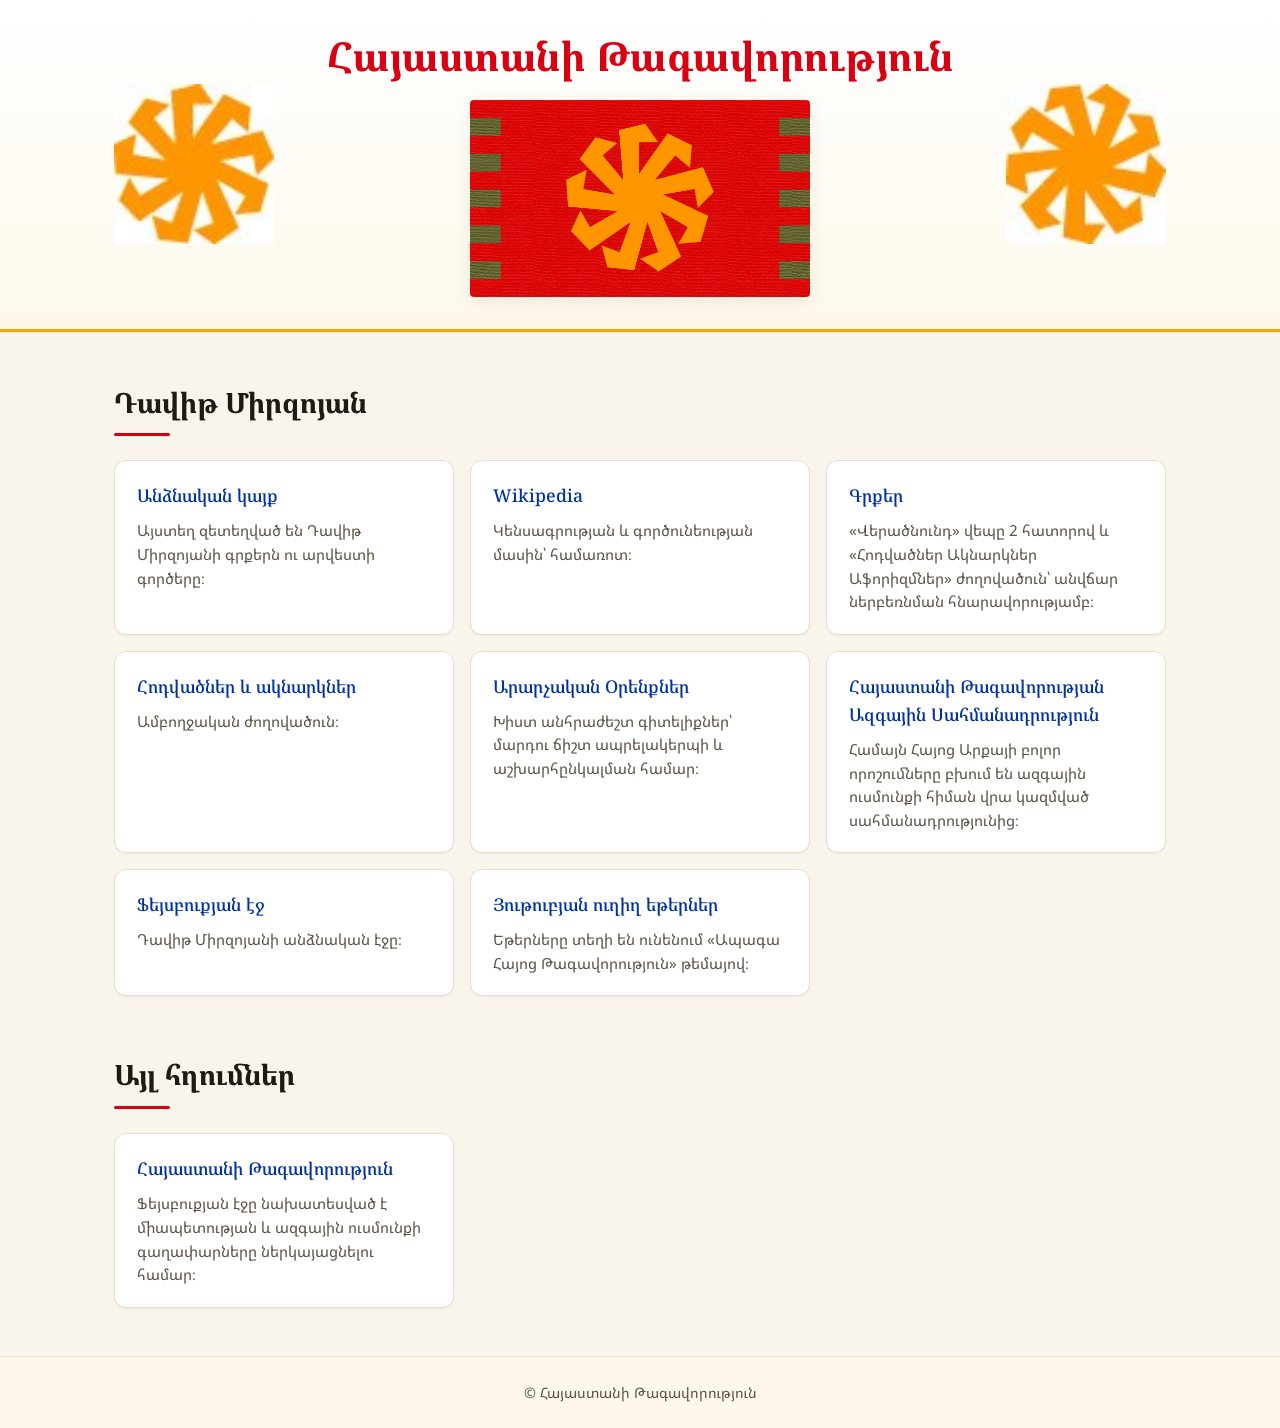
<file: index.html>
<!DOCTYPE html>
<html lang="hy" xmlns:og="http://ogp.me/ns#" xmlns:fb="https://www.facebook.com/2008/fbml">
<head>
    <meta charset="UTF-8">
    <meta name="viewport" content="width=device-width, initial-scale=1.0">
    <meta property="og:image" content="https://scontent.fevn7-1.fna.fbcdn.net/v/t39.30808-6/420124375_122117086460153426_8891699061505891896_n.jpg?_nc_cat=108&ccb=1-7&_nc_sid=5f2048&_nc_ohc=RvQfw7vLEWYQ7kNvgE7dkRx&_nc_ht=scontent.fevn7-1.fna&oh=00_AYAkgfWb2xh2Gojkd9KDtF9I9ho9hmuEHYJnrzOhcpeLUQ&oe=6645763E"/>
    <meta property="fb:admins" content="USER_ID"/>
    <link rel="preconnect" href="https://fonts.googleapis.com">
    <link rel="preconnect" href="https://fonts.gstatic.com" crossorigin>
    <link href="https://fonts.googleapis.com/css2?family=Noto+Serif+Armenian:wght@500;700&family=Noto+Sans+Armenian:wght@400;500;600&display=swap" rel="stylesheet">
    <link rel="stylesheet" href="./styles.css">
    <link rel="icon" type="image/png" href="./resources/images/gerb1.ico">
    <title>Հայաստանի Թագավորություն</title>
</head>
<body>
<header class="hero">
    <div class="hero-inner">
        <img class="gerb" src="./resources/images/gerb1.jpg" alt="Զինանշան">
        <div class="hero-center">
            <h1 class="hero-title">Հայաստանի Թագավորություն</h1>
            <img class="flag" src="./resources/images/flag_original.jpg" alt="Հայաստանի դրոշ">
        </div>
        <img class="gerb" src="./resources/images/gerb2.jpg" alt="Զինանշան">
    </div>
</header>

<main class="container">
    <section class="link-section">
        <h2 class="section-title">Դավիթ Միրզոյան</h2>
        <ul class="link-grid">
            <li class="link-card">
                <a href="https://www.davitmirzoyan.com" target="_blank" rel="noopener noreferrer">Անձնական կայք</a>
                <p>Այստեղ զետեղված են Դավիթ Միրզոյանի գրքերն ու արվեստի գործերը։</p>
            </li>
            <li class="link-card">
                <a href="https://hy.wikipedia.org/wiki/%D4%B4%D5%A1%D5%BE%D5%AB%D5%A9_%D5%84%D5%AB%D6%80%D5%A6%D5%B8%D5%B5%D5%A1%D5%B6" target="_blank" rel="noopener noreferrer">Wikipedia</a>
                <p>Կենսագրության և գործունեության մասին՝ համառոտ։</p>
            </li>
            <li class="link-card">
                <a href="resources/important/books.html">Գրքեր</a>
                <p>«Վերածնունդ» վեպը 2 հատորով և «Հոդվածներ Ակնարկներ Աֆորիզմներ» ժողովածուն՝ անվճար ներբեռնման հնարավորությամբ։</p>
            </li>
            <li class="link-card">
                <a href="https://vernatun.blogspot.com/" target="_blank" rel="noopener noreferrer">Հոդվածներ և ակնարկներ</a>
                <p>Ամբողջական ժողովածուն։</p>
            </li>
            <li class="link-card">
                <a href="resources/important/rules.html">Արարչական Օրենքներ</a>
                <p>Խիստ անհրաժեշտ գիտելիքներ՝ մարդու ճիշտ ապրելակերպի և աշխարհընկալման համար։</p>
            </li>
            <li class="link-card">
                <a href="resources/important/constitution.html">Հայաստանի Թագավորության Ազգային Սահմանադրություն</a>
                <p>Համայն Հայոց Արքայի բոլոր որոշումները բխում են ազգային ուսմունքի հիման վրա կազմված սահմանադրությունից։</p>
            </li>
            <li class="link-card">
                <a href="https://www.facebook.com/profile.php?id=100001111390857" target="_blank" rel="noopener noreferrer">Ֆեյսբուքյան էջ</a>
                <p>Դավիթ Միրզոյանի անձնական էջը։</p>
            </li>
            <li class="link-card">
                <a href="https://www.youtube.com/@arman10man/streams" target="_blank" rel="noopener noreferrer">Յութուբյան ուղիղ եթերներ</a>
                <p>Եթերները տեղի են ունենում «Ապագա Հայոց Թագավորություն» թեմայով։</p>
            </li>
        </ul>
    </section>

    <section class="link-section">
        <h2 class="section-title">Այլ հղումներ</h2>
        <ul class="link-grid">
            <li class="link-card">
                <a href="https://www.facebook.com/kingdomofarmenia1/" target="_blank" rel="noopener noreferrer">Հայաստանի Թագավորություն</a>
                <p>Ֆեյսբուքյան էջը նախատեսված է միապետության և ազգային ուսմունքի գաղափարները ներկայացնելու համար։</p>
            </li>
        </ul>
    </section>
</main>

<footer class="site-footer">
    <p>© Հայաստանի Թագավորություն</p>
</footer>
</body>
</html>
</file>
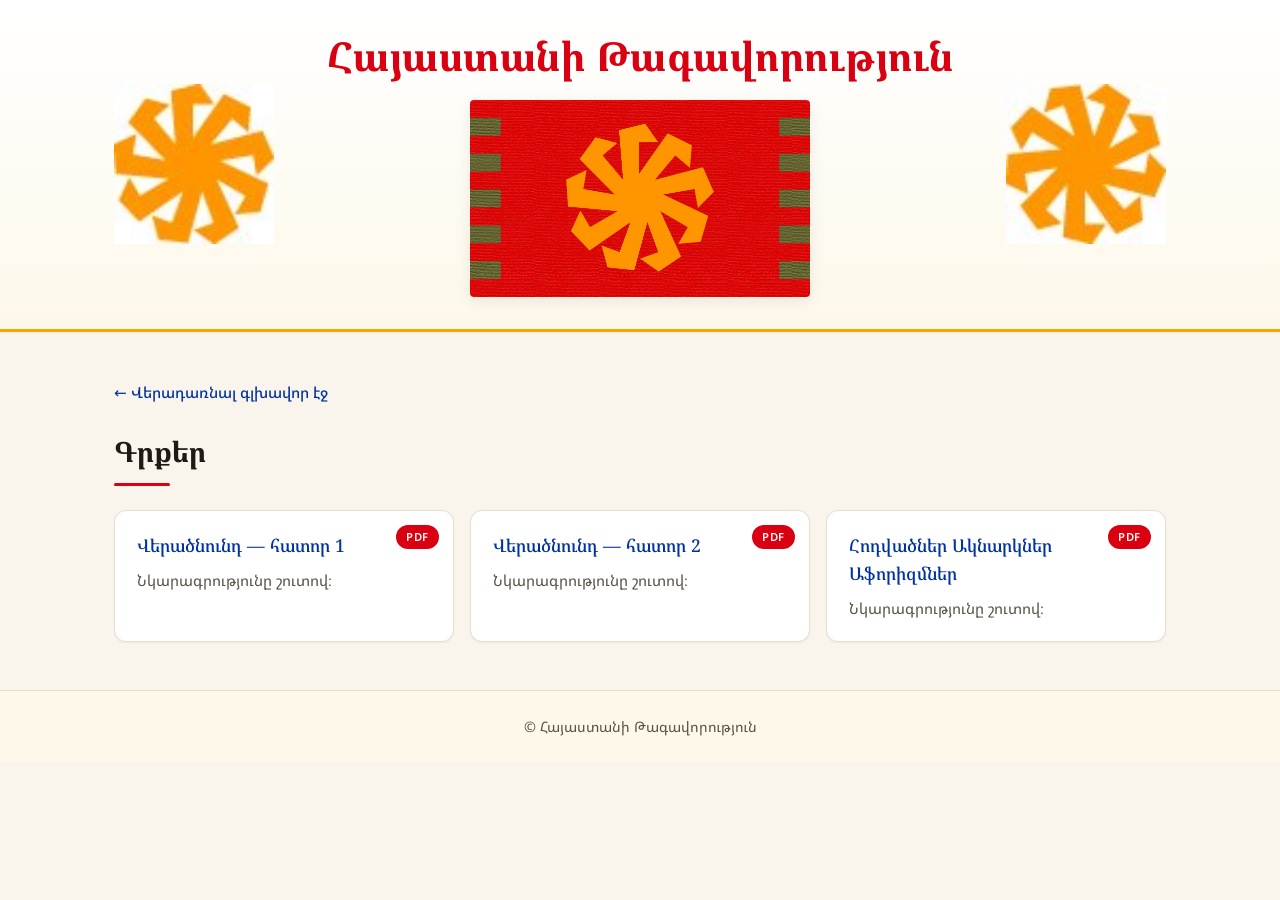
<file: books.html>
<!DOCTYPE html>
<html lang="hy">
<head>
    <meta charset="UTF-8">
    <meta name="viewport" content="width=device-width, initial-scale=1.0">
    <link rel="preconnect" href="https://fonts.googleapis.com">
    <link rel="preconnect" href="https://fonts.gstatic.com" crossorigin>
    <link href="https://fonts.googleapis.com/css2?family=Noto+Serif+Armenian:wght@500;700&family=Noto+Sans+Armenian:wght@400;500;600&display=swap" rel="stylesheet">
    <link rel="stylesheet" href="./styles.css">
    <link rel="icon" type="image/png" href="./resources/images/gerb1.ico">
    <title>Գրքեր — Հայաստանի Թագավորություն</title>
</head>
<body>
<header class="hero">
    <div class="hero-inner">
        <img class="gerb" src="./resources/images/gerb1.jpg" alt="Զինանշան">
        <div class="hero-center">
            <a href="./index.html" class="hero-title-link">
                <h1 class="hero-title">Հայաստանի Թագավորություն</h1>
            </a>
            <img class="flag" src="./resources/images/flag_original.jpg" alt="Հայաստանի դրոշ">
        </div>
        <img class="gerb" src="./resources/images/gerb2.jpg" alt="Զինանշան">
    </div>
</header>

<main class="container">
    <nav class="breadcrumb">
        <a href="./index.html">← Վերադառնալ գլխավոր էջ</a>
    </nav>

    <section class="link-section">
        <h2 class="section-title">Գրքեր</h2>
        <ul class="link-grid">
            <li class="link-card">
                <span class="badge">PDF</span>
                <a href="./resources/books/rebirth.pdf" target="_blank" rel="noopener noreferrer">Վերածնունդ — հատոր 1</a>
                <p>Նկարագրությունը շուտով։</p>
            </li>
            <li class="link-card">
                <span class="badge">PDF</span>
                <a href="./resources/books/rebirth_2.pdf" target="_blank" rel="noopener noreferrer">Վերածնունդ — հատոր 2</a>
                <p>Նկարագրությունը շուտով։</p>
            </li>
            <li class="link-card">
                <span class="badge">PDF</span>
                <a href="./resources/books/articles.pdf" target="_blank" rel="noopener noreferrer">Հոդվածներ Ակնարկներ Աֆորիզմներ</a>
                <p>Նկարագրությունը շուտով։</p>
            </li>
        </ul>
    </section>
</main>

<footer class="site-footer">
    <p>© Հայաստանի Թագավորություն</p>
</footer>
</body>
</html>
</file>
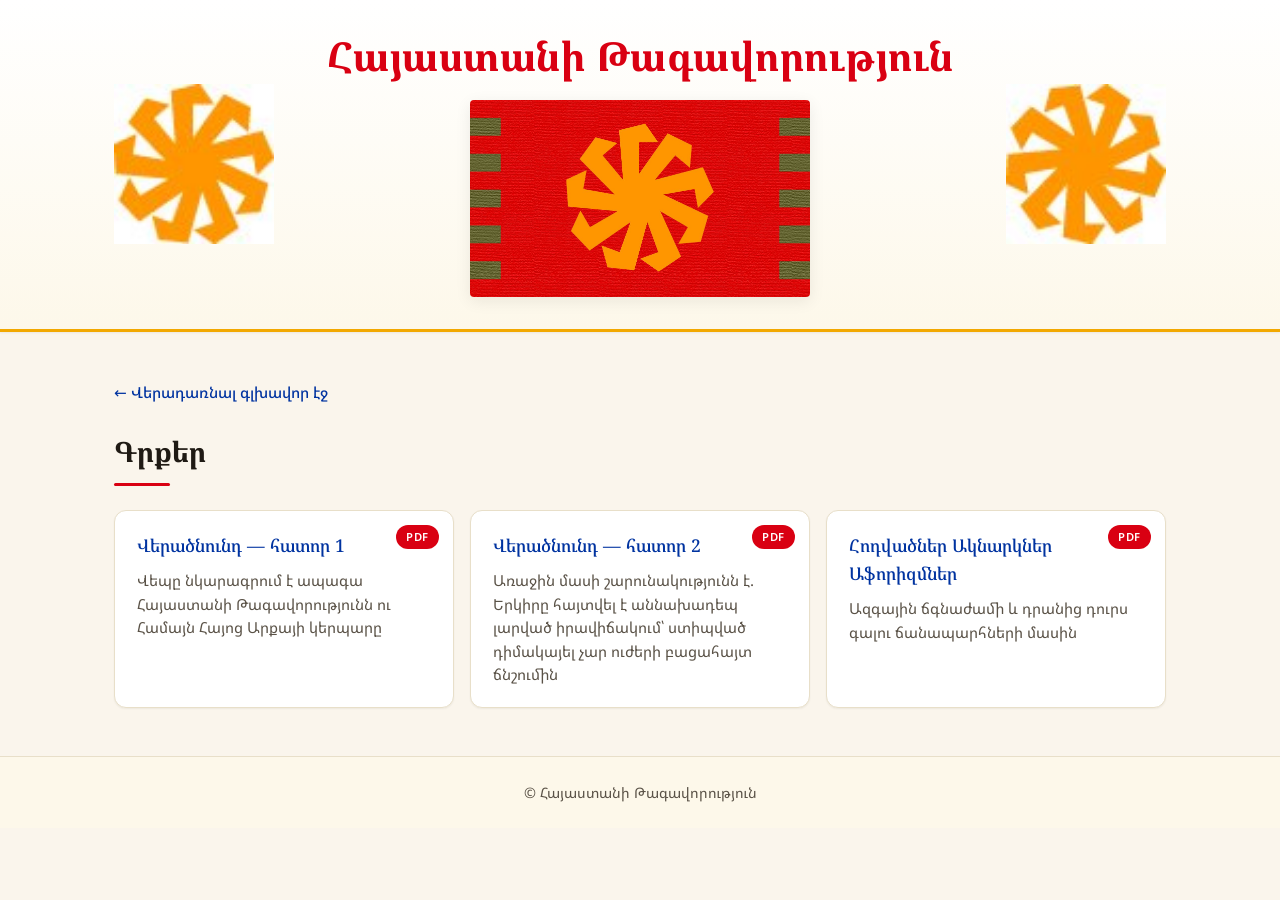
<file: resources/important/books.html>
<!DOCTYPE html>
<html lang="hy">
<head>
    <meta charset="UTF-8">
    <meta name="viewport" content="width=device-width, initial-scale=1.0">
    <link rel="preconnect" href="https://fonts.googleapis.com">
    <link rel="preconnect" href="https://fonts.gstatic.com" crossorigin>
    <link href="https://fonts.googleapis.com/css2?family=Noto+Serif+Armenian:wght@500;700&family=Noto+Sans+Armenian:wght@400;500;600&display=swap" rel="stylesheet">
    <link rel="stylesheet" href="../../styles.css">
    <link rel="icon" type="image/png" href="../images/gerb1.ico">
    <title>Գրքեր — Հայաստանի Թագավորություն</title>
</head>
<body>
<header class="hero">
    <div class="hero-inner">
        <img class="gerb" src="../images/gerb1.jpg" alt="Զինանշան">
        <div class="hero-center">
            <a href="../../index.html" class="hero-title-link">
                <h1 class="hero-title">Հայաստանի Թագավորություն</h1>
            </a>
            <img class="flag" src="../images/flag_original.jpg" alt="Հայաստանի դրոշ">
        </div>
        <img class="gerb" src="../images/gerb2.jpg" alt="Զինանշան">
    </div>
</header>

<main class="container">
    <nav class="breadcrumb">
        <a href="../../index.html">← Վերադառնալ գլխավոր էջ</a>
    </nav>

    <section class="link-section">
        <h2 class="section-title">Գրքեր</h2>
        <ul class="link-grid">
            <li class="link-card">
                <span class="badge">PDF</span>
                <a href="../books/rebirth.pdf" target="_blank" rel="noopener noreferrer">Վերածնունդ — հատոր 1</a>
                <p>Վեպը նկարագրում է ապագա Հայաստանի Թագավորությունն ու Համայն Հայոց Արքայի կերպարը</p>
            </li>
            <li class="link-card">
                <span class="badge">PDF</span>
                <a href="../books/rebirth_2.pdf" target="_blank" rel="noopener noreferrer">Վերածնունդ — հատոր 2</a>
                <p>Առաջին մասի շարունակությունն է. Երկիրը հայտվել է աննախադեպ լարված իրավիճակում՝ ստիպված դիմակայել չար ուժերի բացահայտ ճնշումին</p>
            </li>
            <li class="link-card">
                <span class="badge">PDF</span>
                <a href="../books/articles.pdf" target="_blank" rel="noopener noreferrer">Հոդվածներ Ակնարկներ Աֆորիզմներ</a>
                <p>Ազգային ճգնաժամի և դրանից դուրս գալու ճանապարհների մասին</p>
            </li>
        </ul>
    </section>
</main>

<footer class="site-footer">
    <p>© Հայաստանի Թագավորություն</p>
</footer>
</body>
</html>
</file>
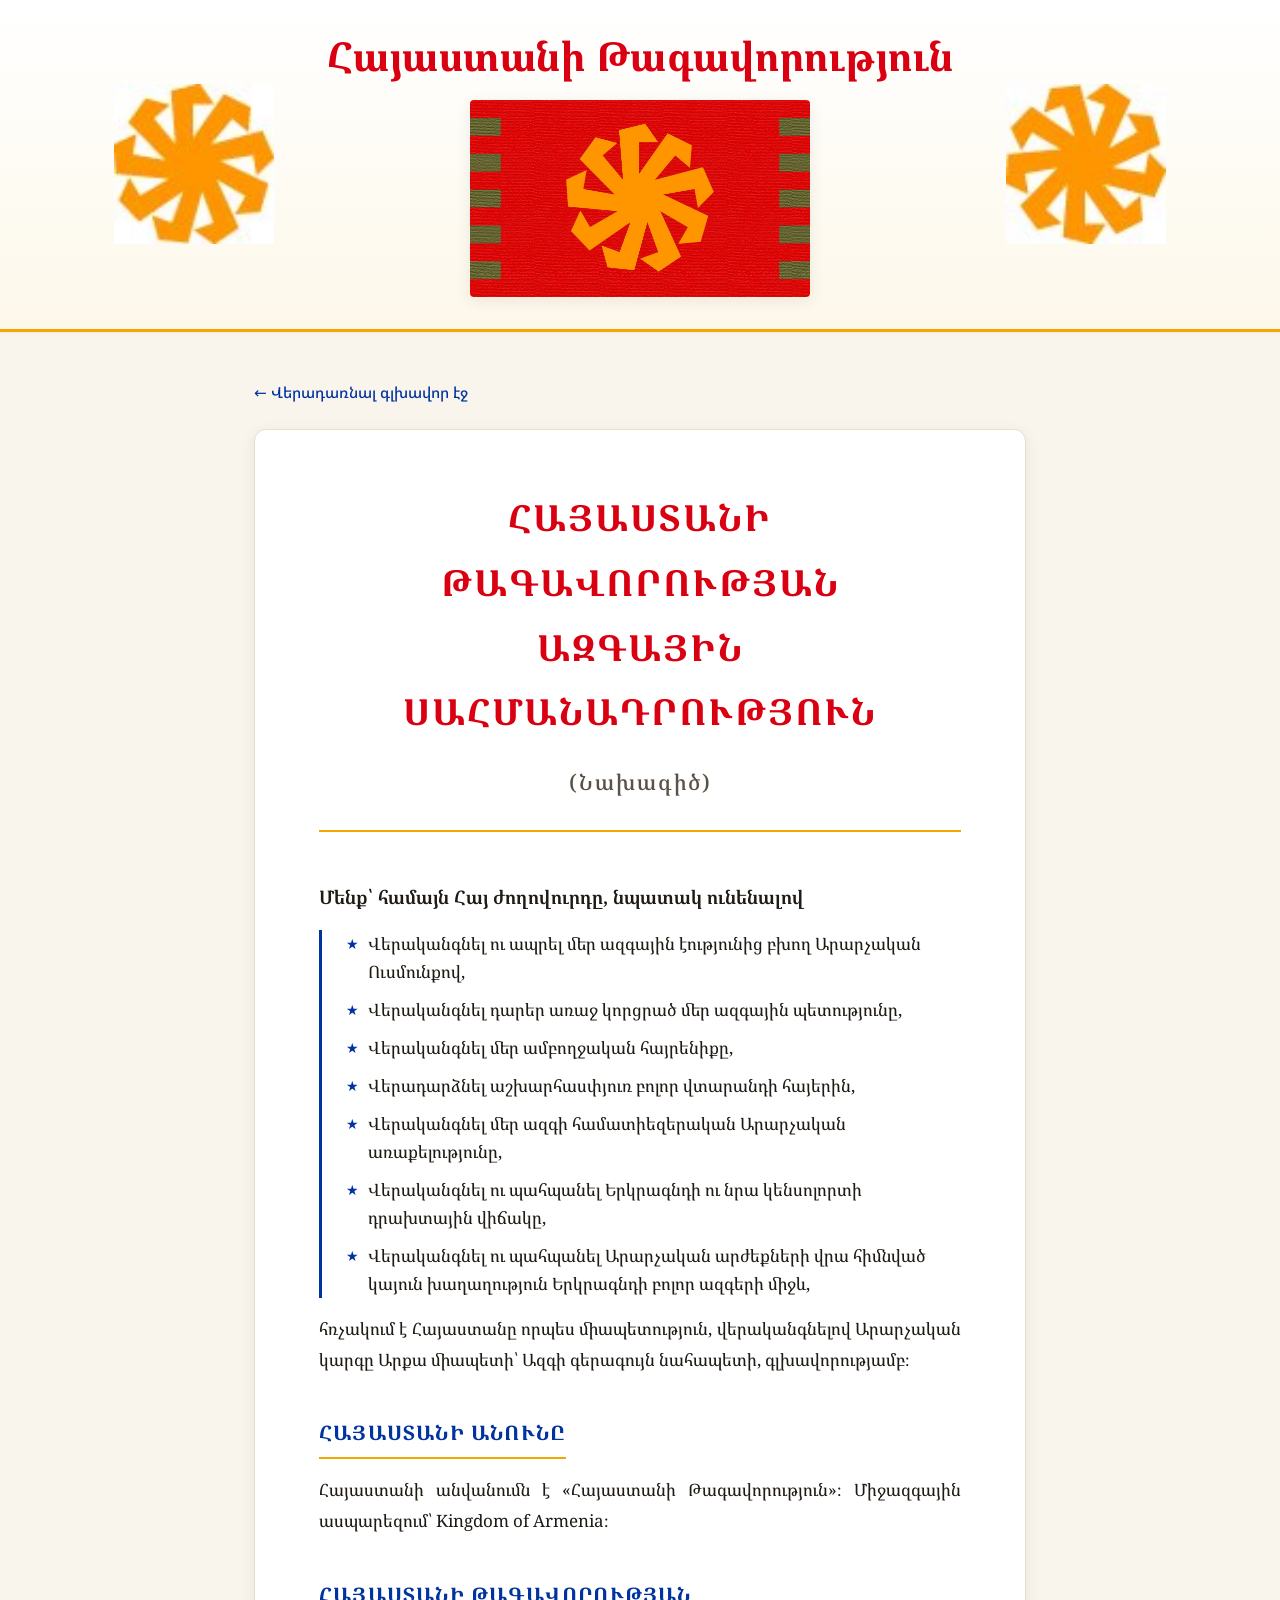
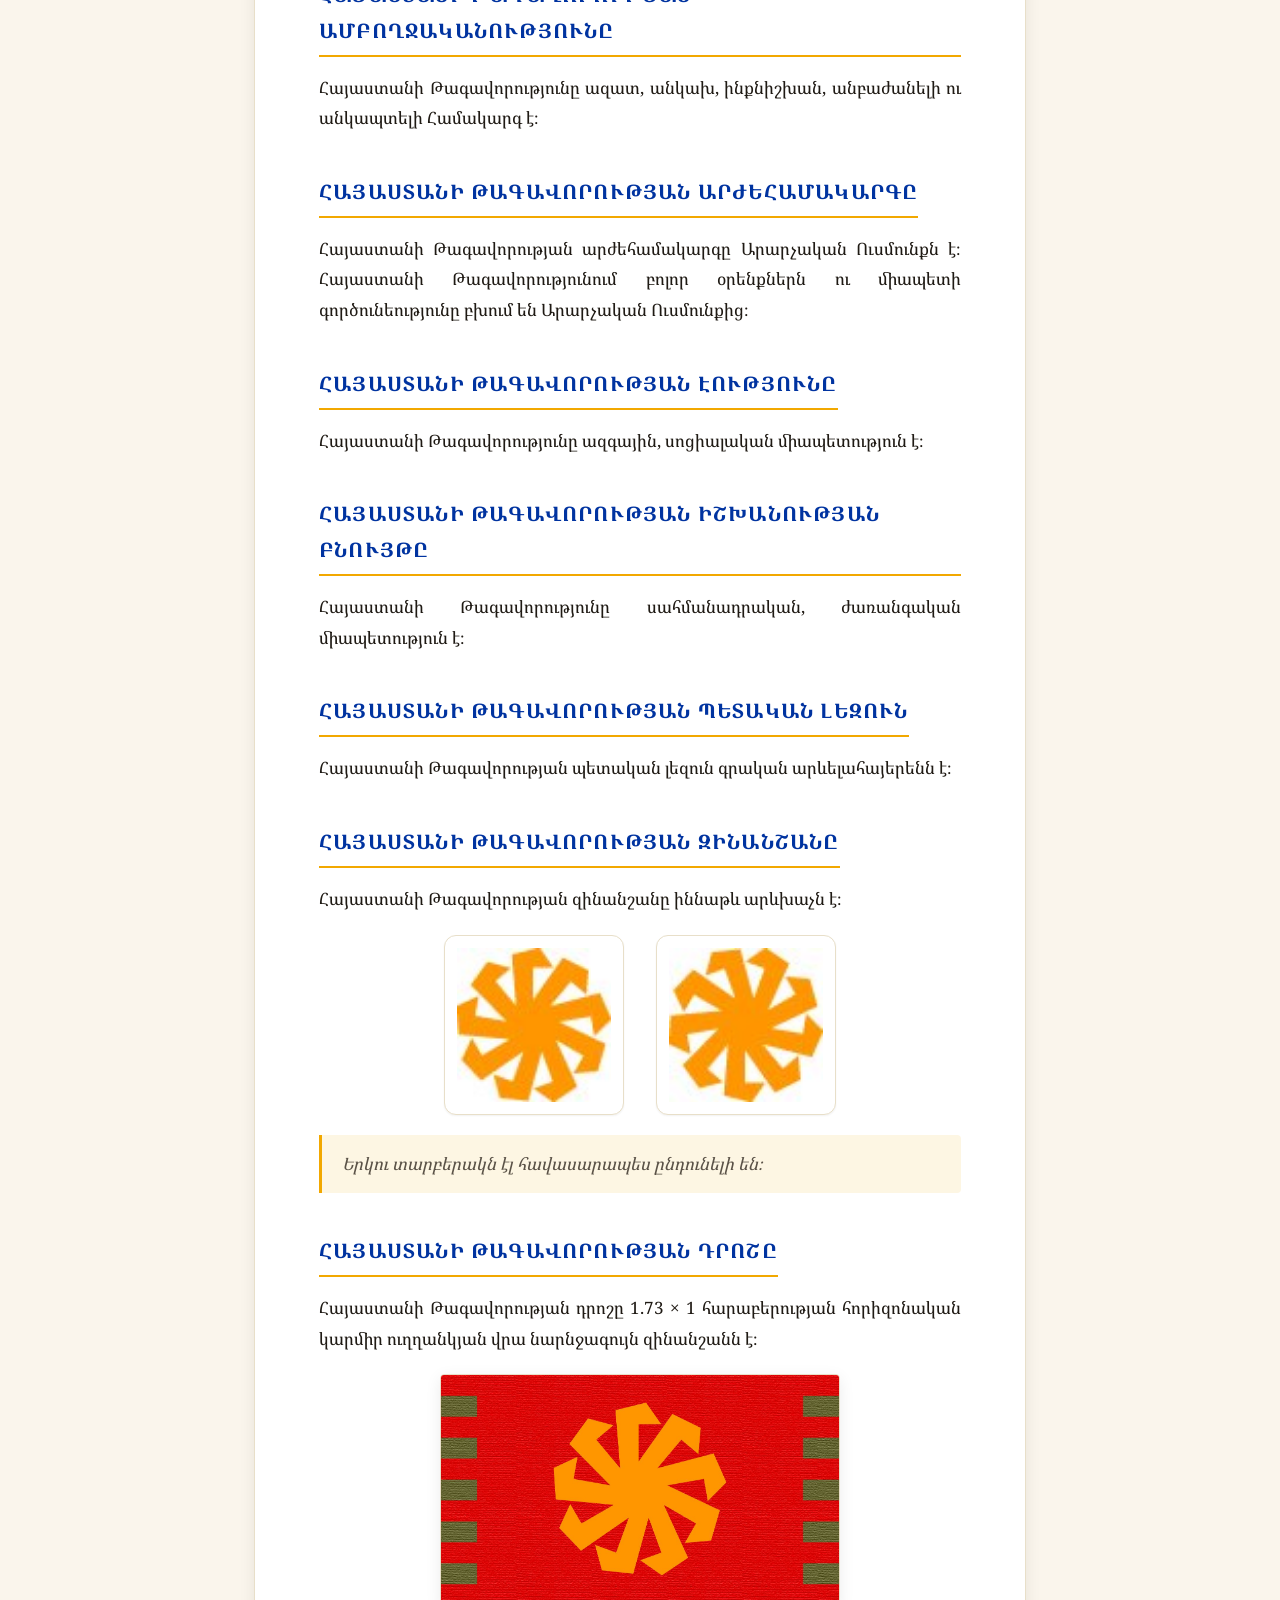
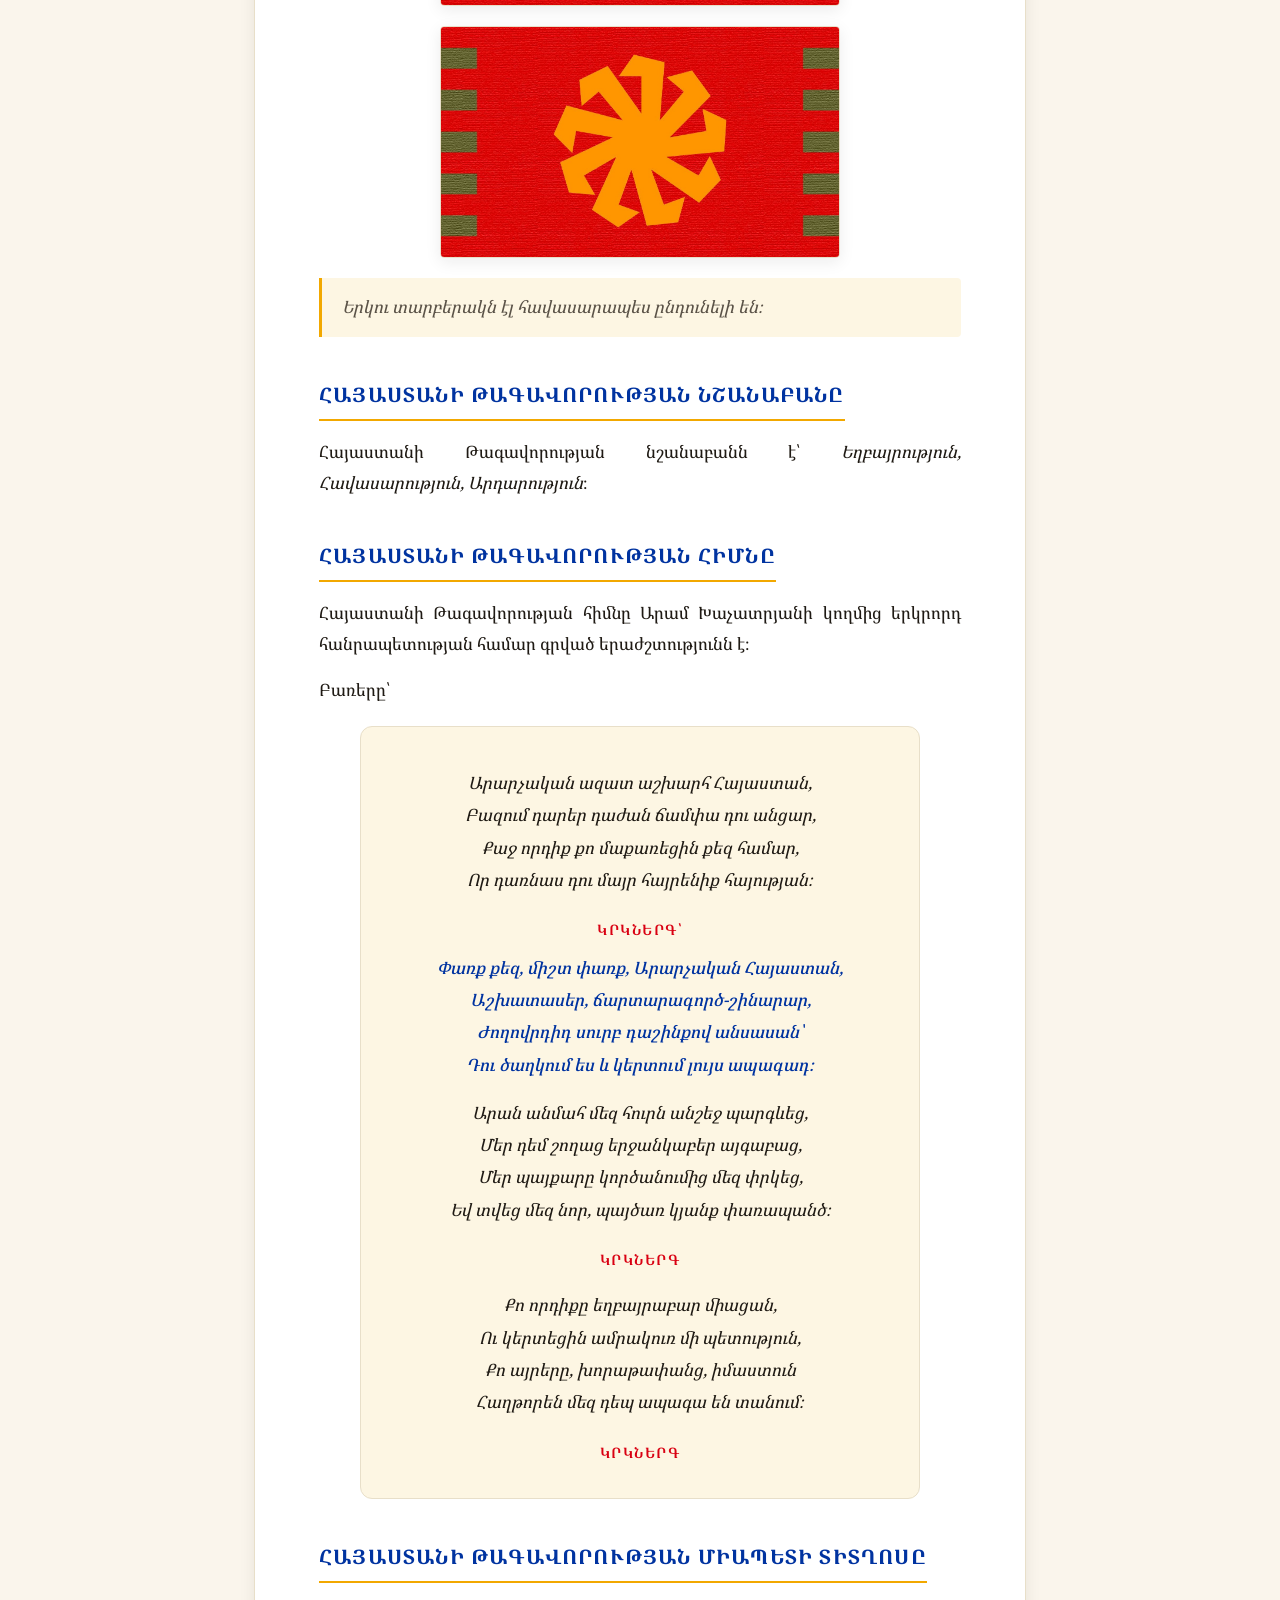
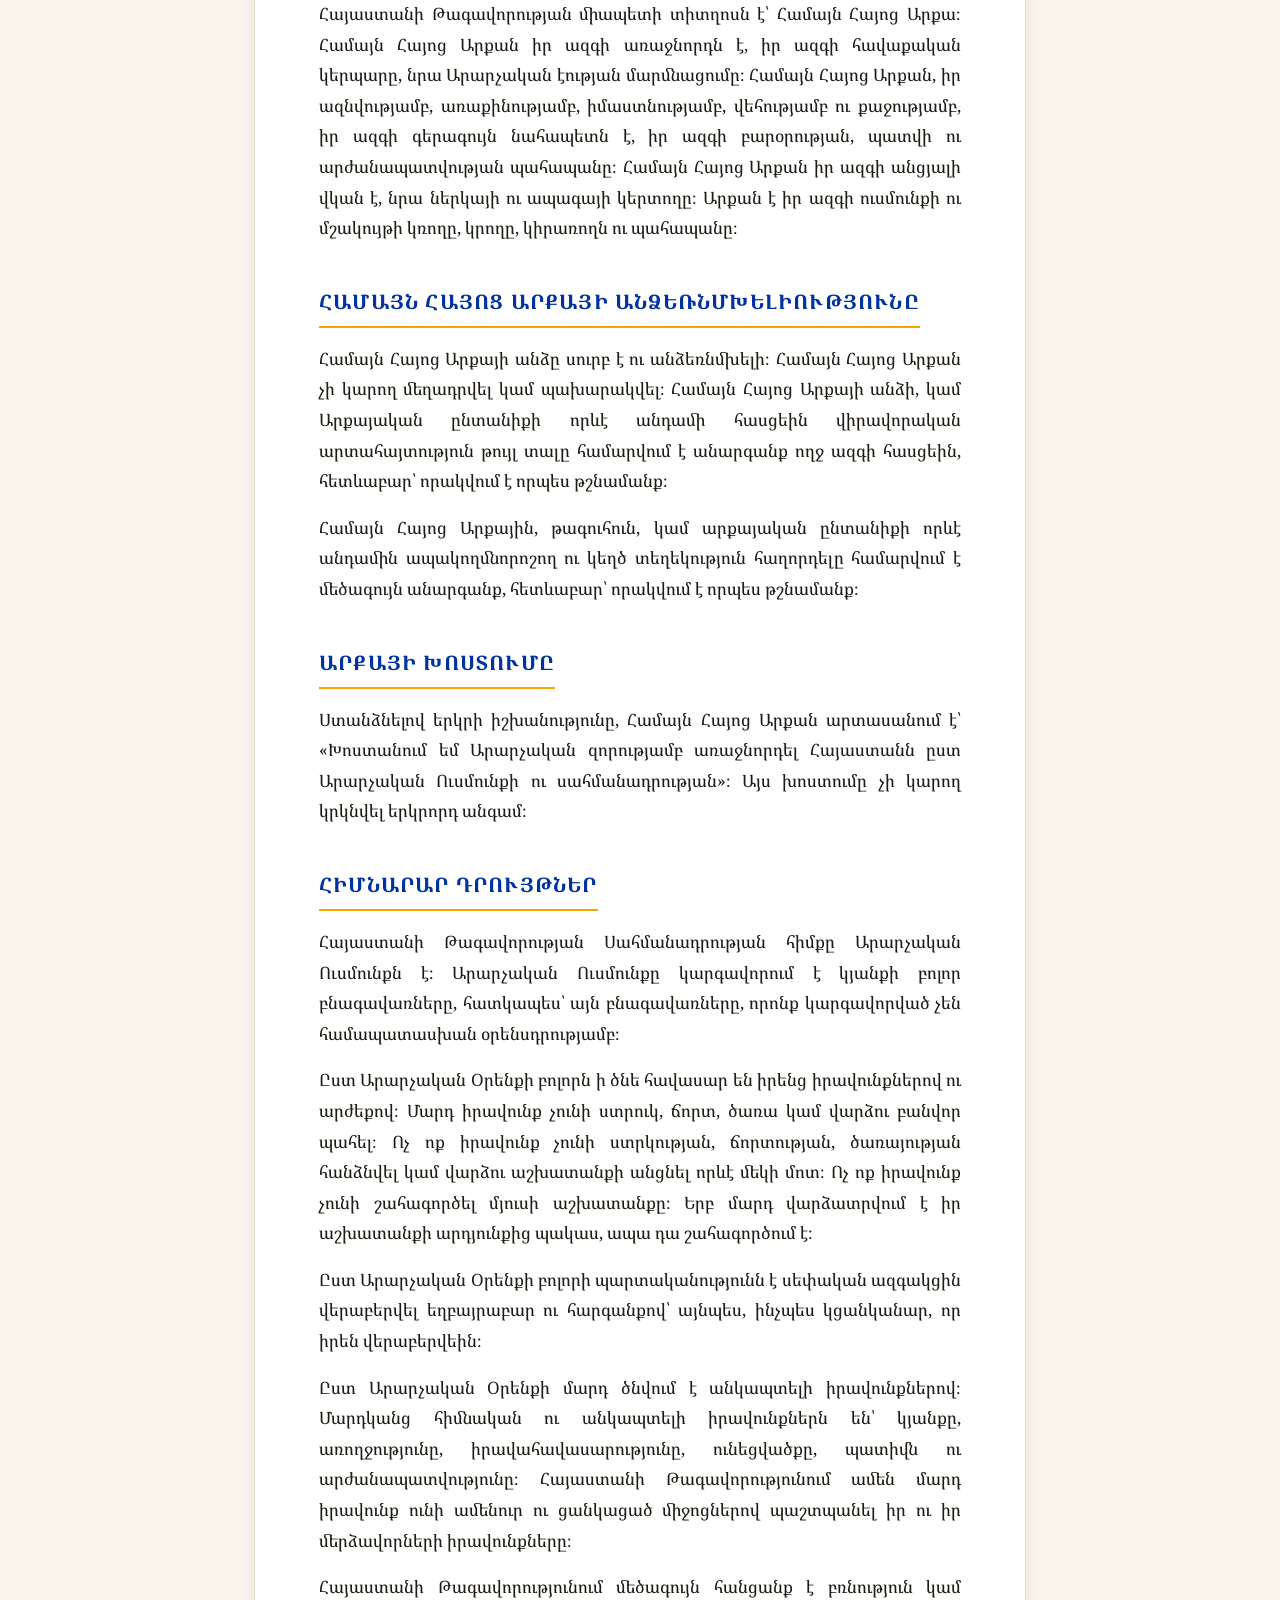
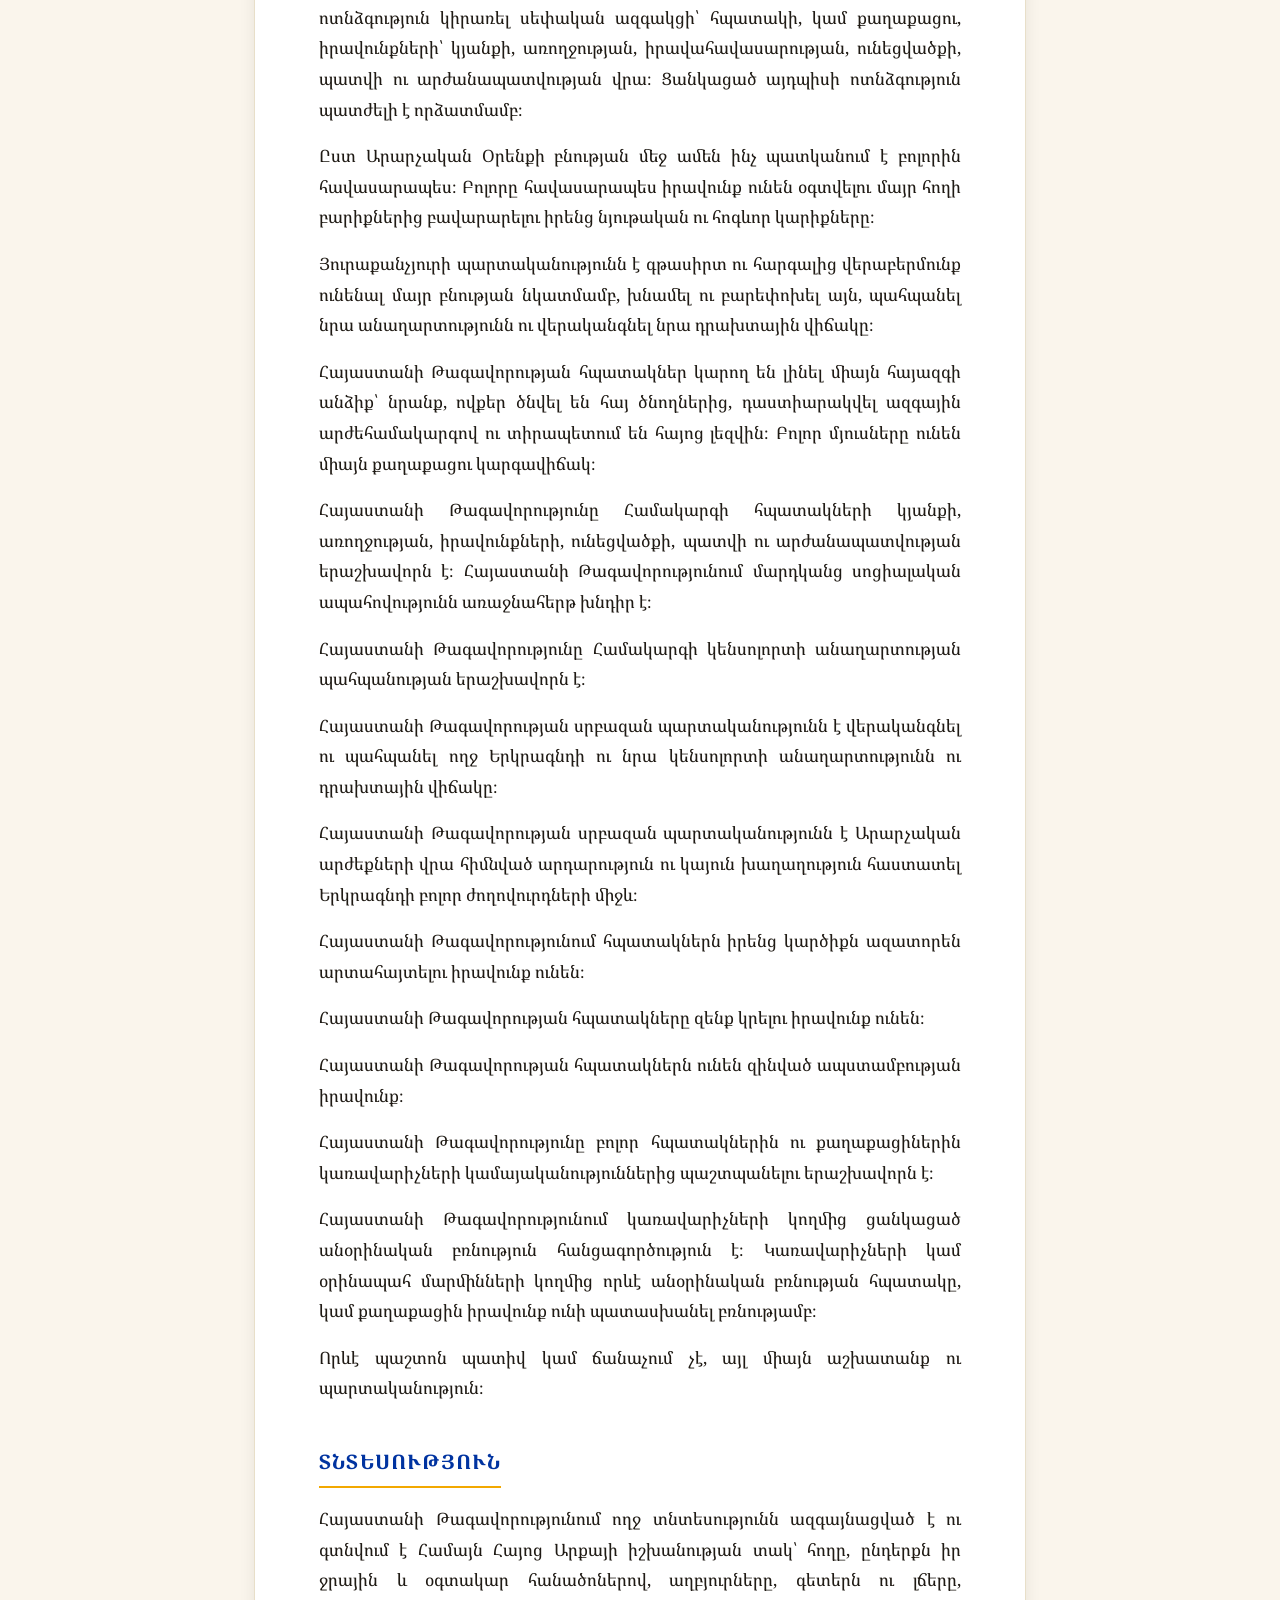
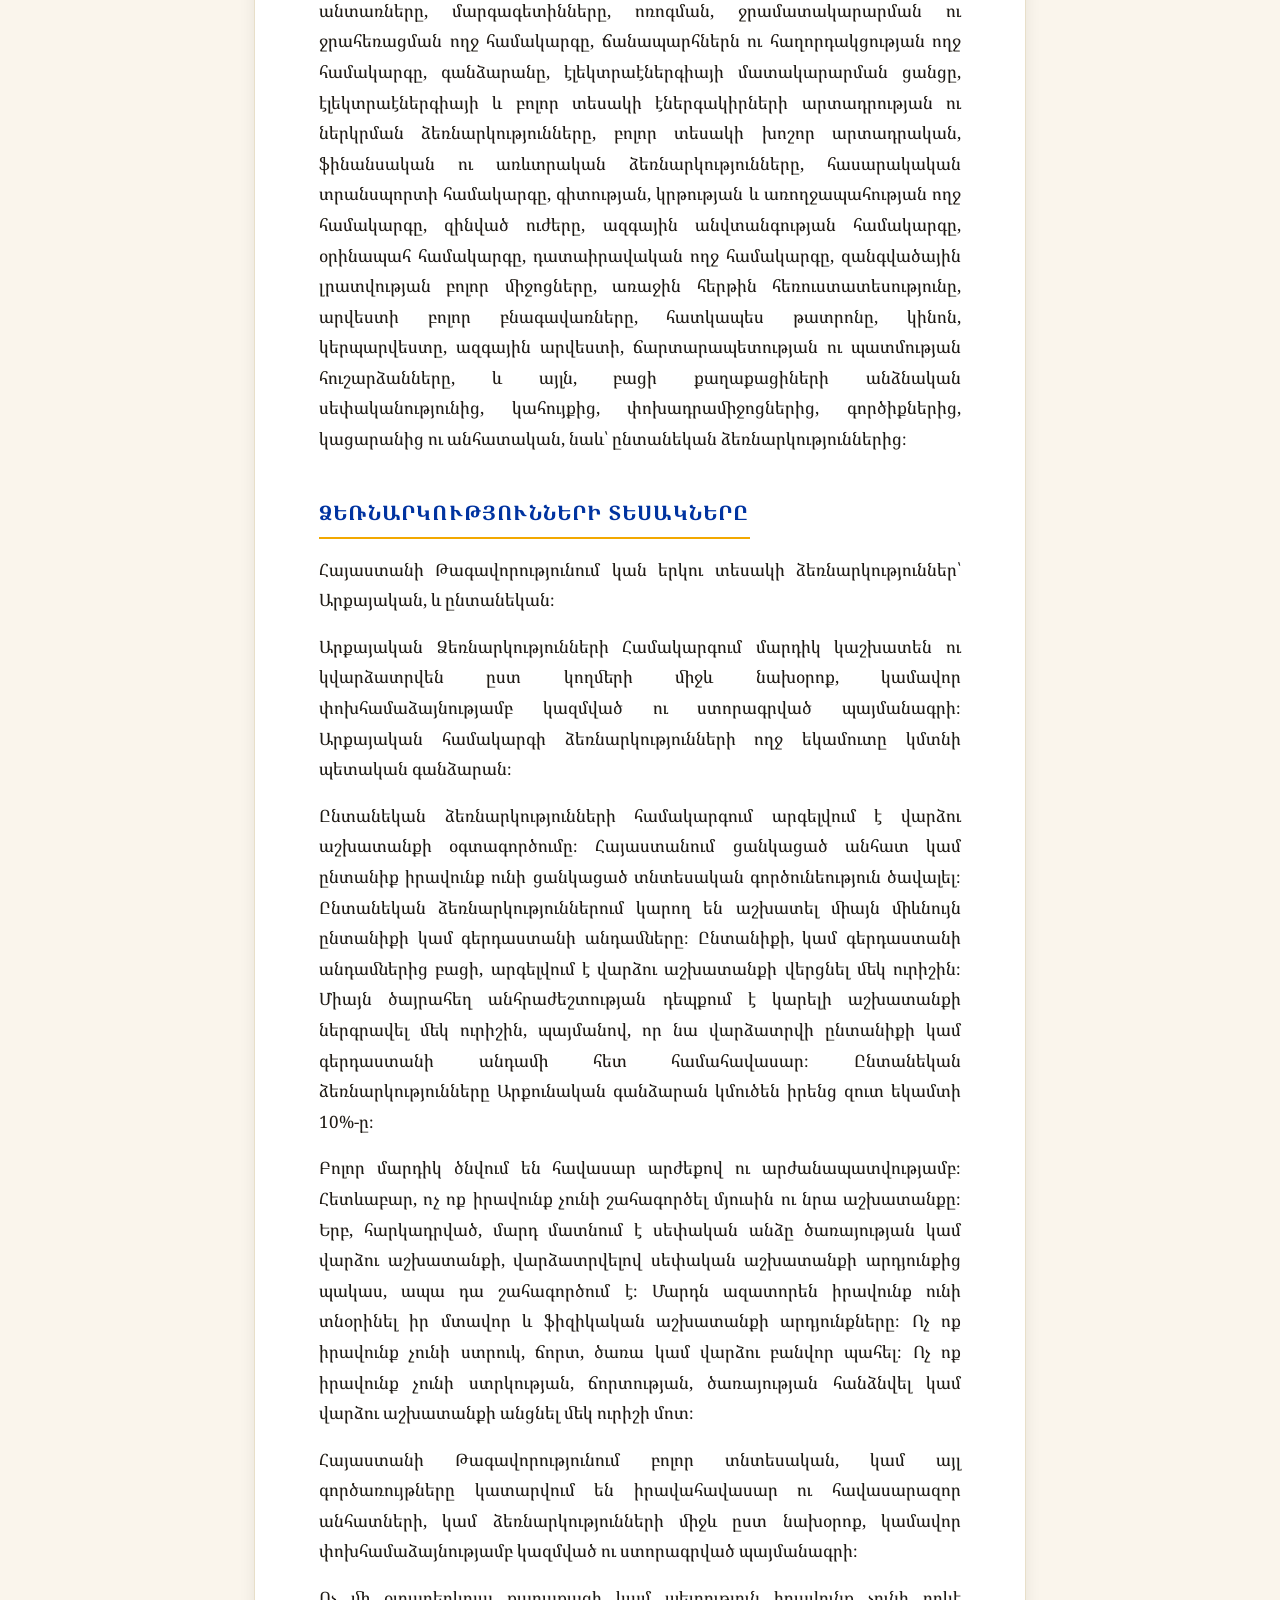
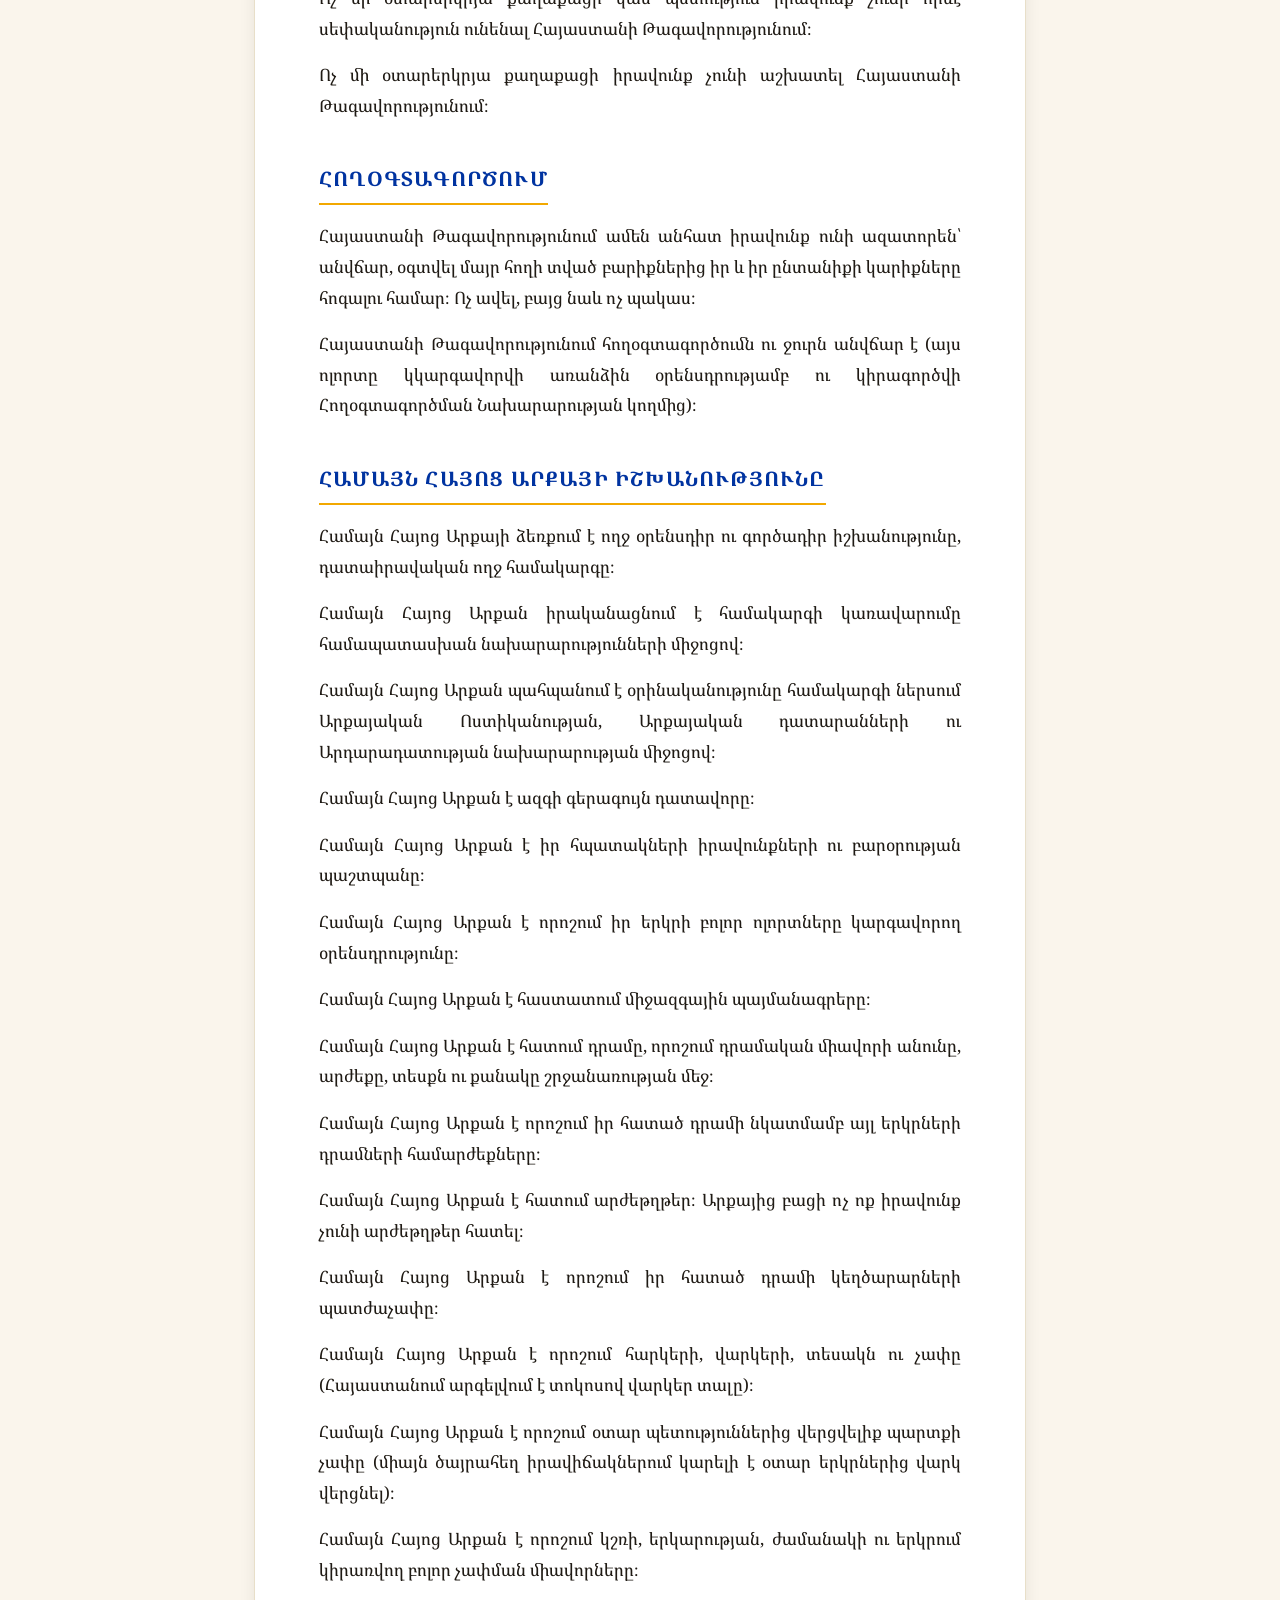
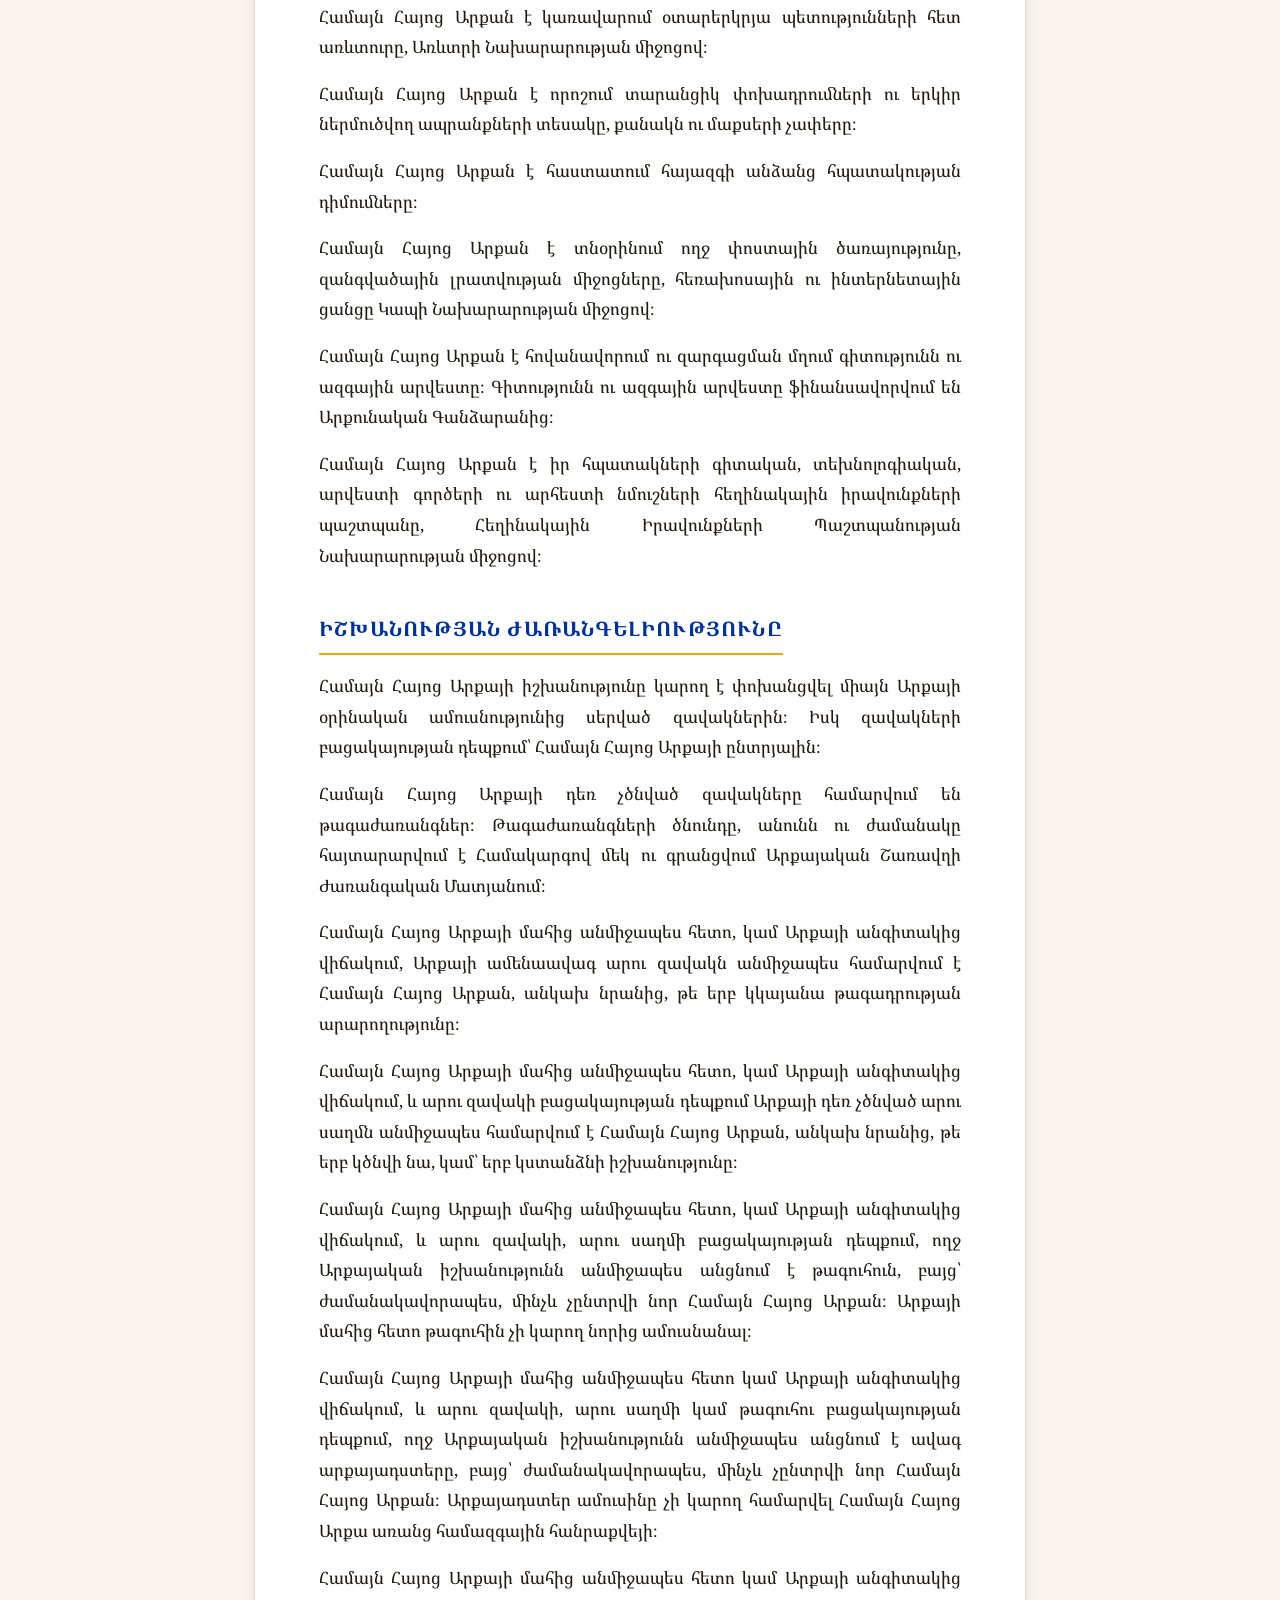
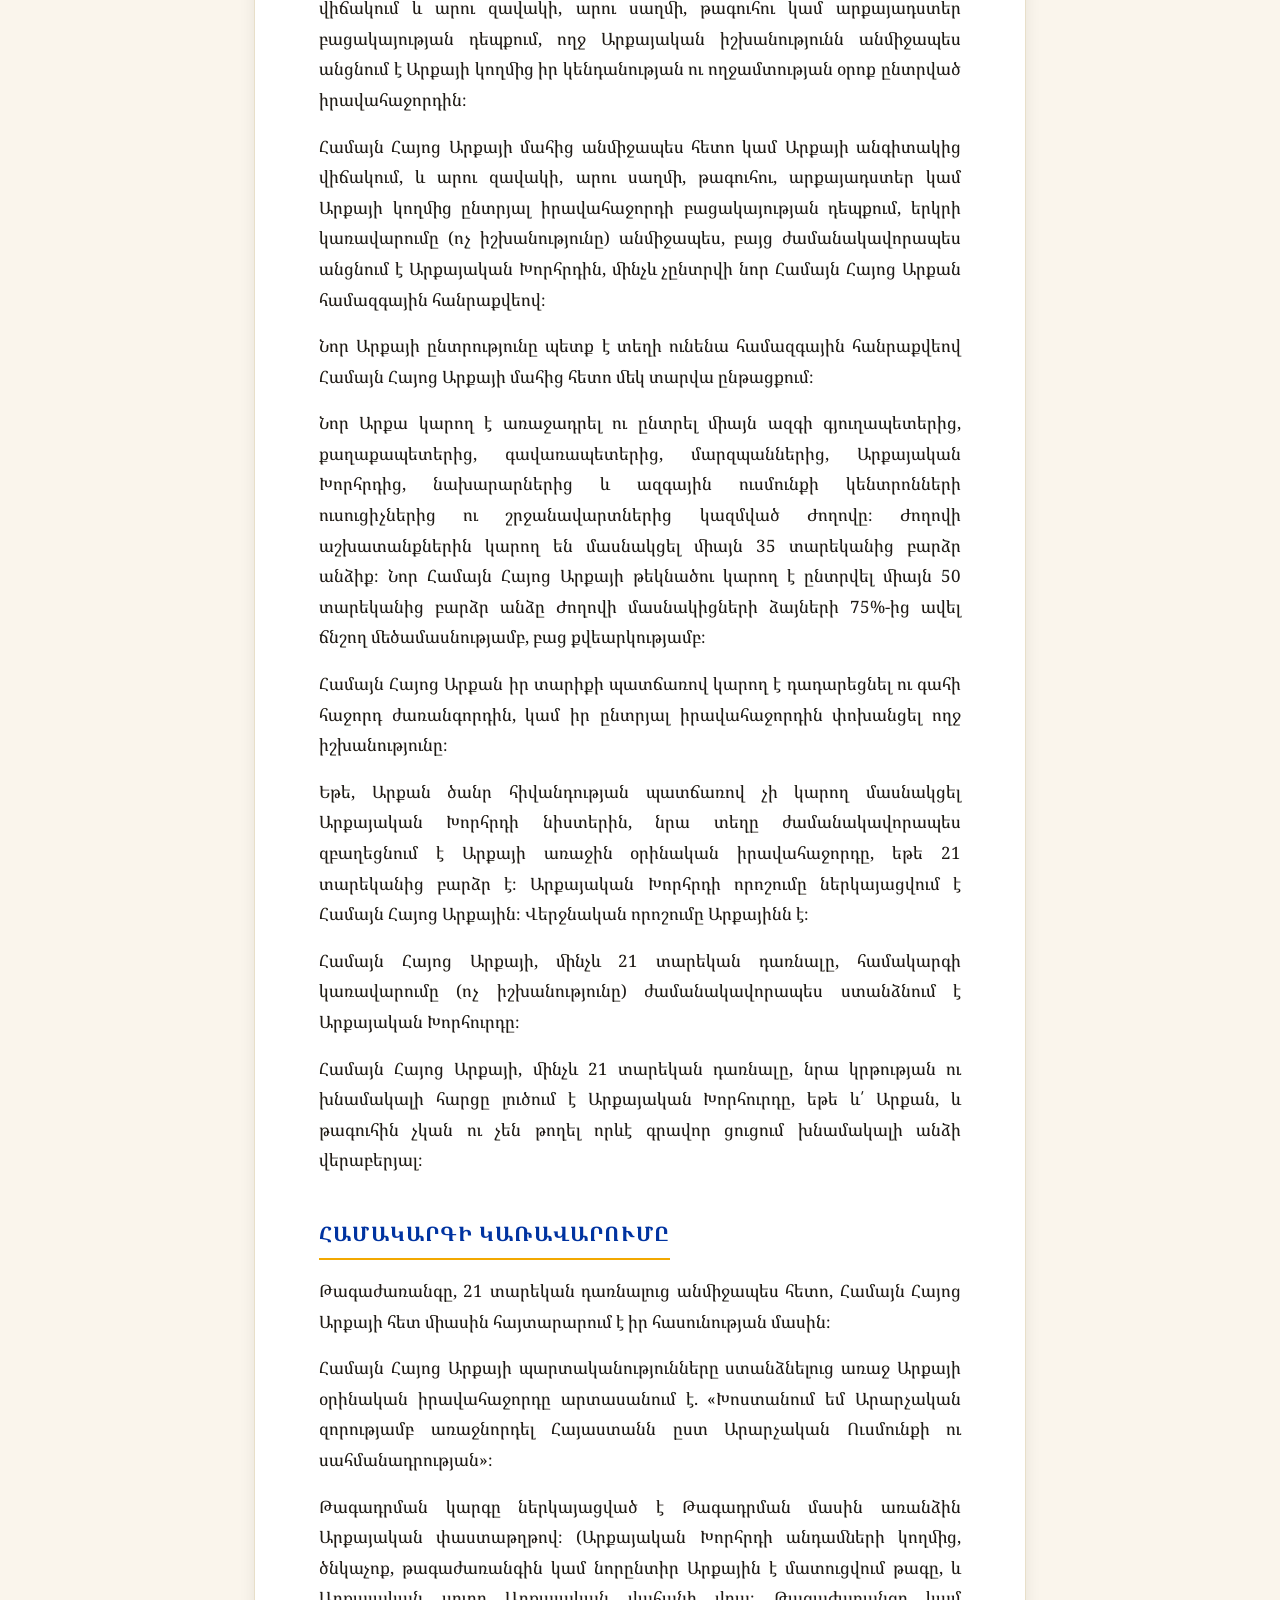
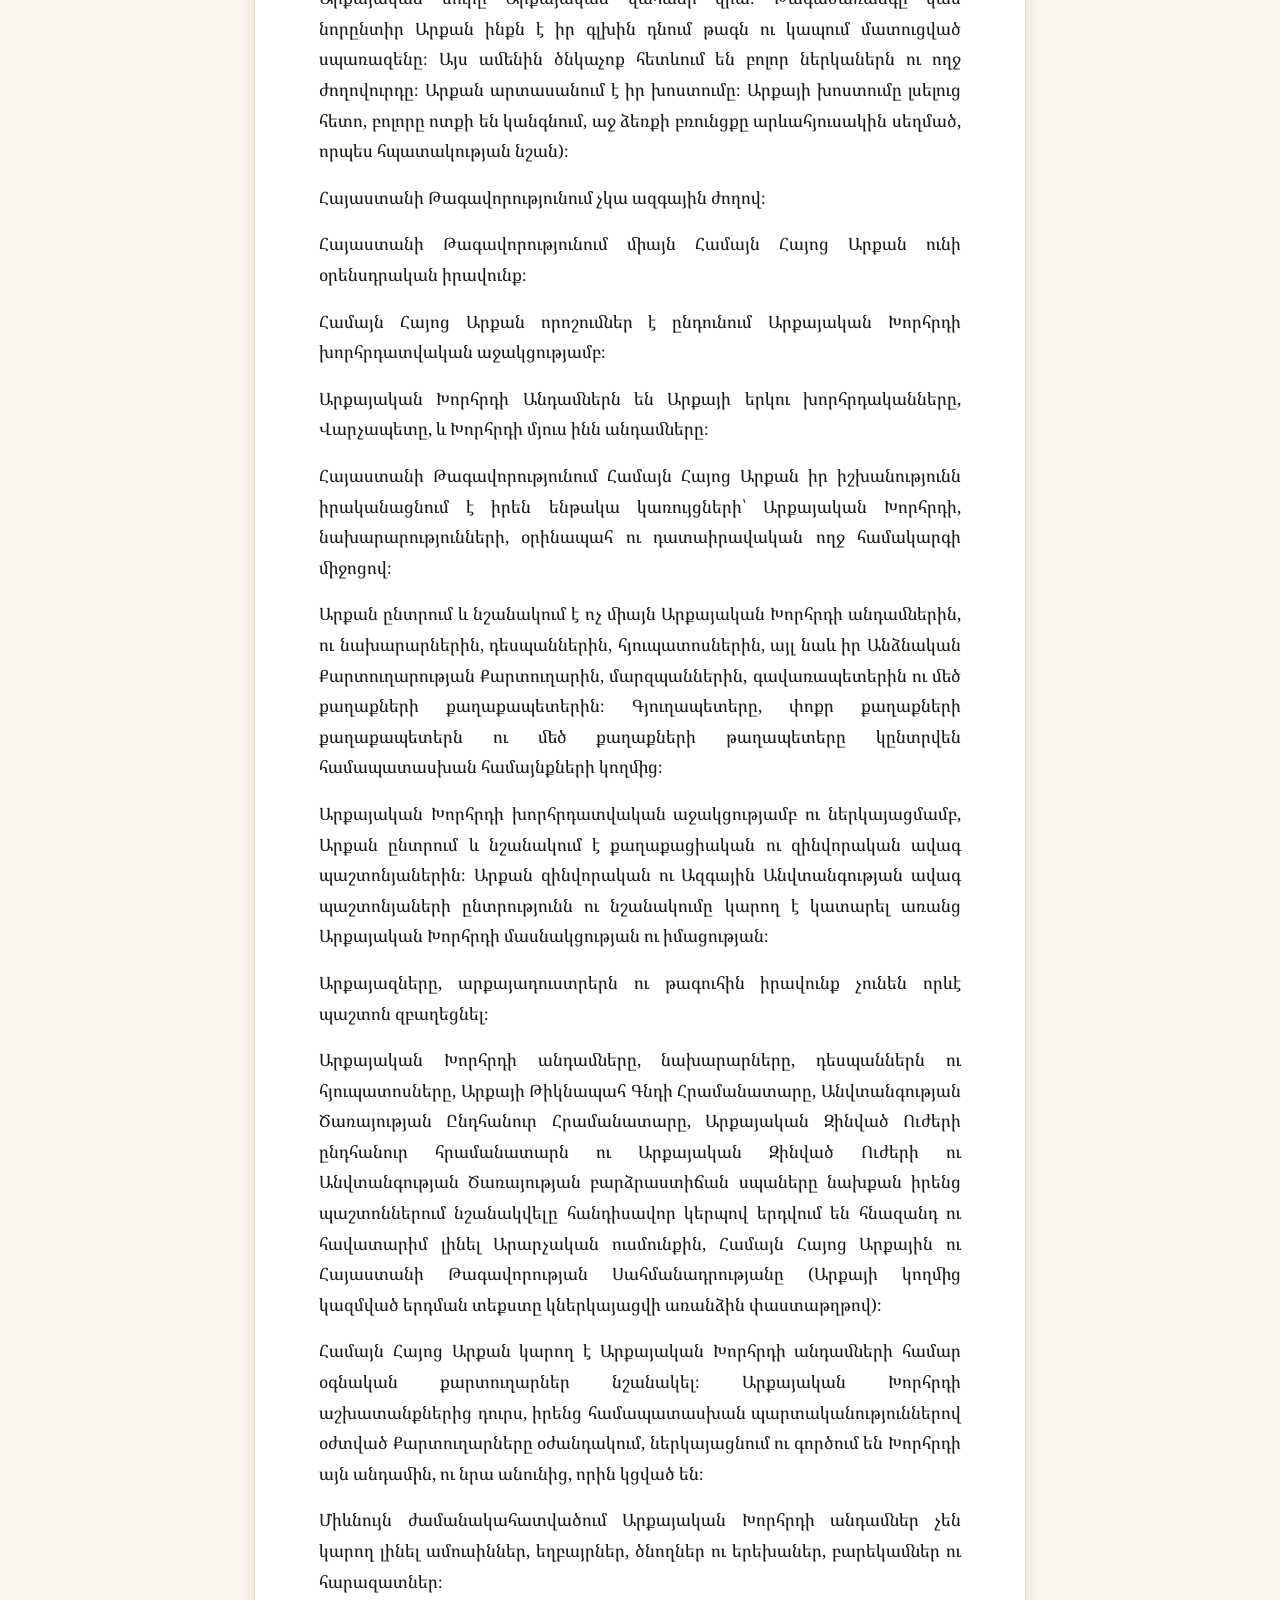
<file: resources/important/constitution.html>
<!DOCTYPE html>
<html lang="hy">
<head>
    <meta charset="UTF-8">
    <meta name="viewport" content="width=device-width, initial-scale=1.0">
    <link rel="preconnect" href="https://fonts.googleapis.com">
    <link rel="preconnect" href="https://fonts.gstatic.com" crossorigin>
    <link href="https://fonts.googleapis.com/css2?family=Noto+Serif+Armenian:wght@400;500;700&family=Noto+Sans+Armenian:wght@400;500;600&display=swap" rel="stylesheet">
    <link rel="stylesheet" href="../../styles.css">
    <link rel="icon" type="image/png" href="../images/gerb1.ico">
    <title>Հայաստանի Թագավորության Սահմանադրություն — Հայաստանի Թագավորություն</title>
</head>
<body>
<header class="hero">
    <div class="hero-inner">
        <img class="gerb" src="../images/gerb1.jpg" alt="Զինանշան">
        <div class="hero-center">
            <a href="../../index.html" class="hero-title-link">
                <h1 class="hero-title">Հայաստանի Թագավորություն</h1>
            </a>
            <img class="flag" src="../images/flag_original.jpg" alt="Հայաստանի դրոշ">
        </div>
        <img class="gerb" src="../images/gerb2.jpg" alt="Զինանշան">
    </div>
</header>

<main class="container container-narrow">
    <nav class="breadcrumb">
        <a href="../../index.html">← Վերադառնալ գլխավոր էջ</a>
    </nav>

    <article class="document">
        <h1 class="document-title">Հայաստանի Թագավորության <br>Ազգային Սահմանադրություն<br><span class="document-subtitle">(Նախագիծ)</span></h1>

        <section class="rule-section preamble">
            <p class="preamble-intro">Մենք՝ համայն Հայ ժողովուրդը, նպատակ ունենալով</p>
            <ul class="preamble-list">
                <li>Վերականգնել ու ապրել մեր ազգային էությունից բխող Արարչական Ուսմունքով,</li>
                <li>Վերականգնել դարեր առաջ կորցրած մեր ազգային պետությունը,</li>
                <li>Վերականգնել մեր ամբողջական հայրենիքը,</li>
                <li>Վերադարձնել աշխարհասփյուռ բոլոր վտարանդի հայերին,</li>
                <li>Վերականգնել մեր ազգի համատիեզերական Արարչական առաքելությունը,</li>
                <li>Վերականգնել ու պահպանել Երկրագնդի ու նրա կենսոլորտի դրախտային վիճակը,</li>
                <li>Վերականգնել ու պահպանել Արարչական արժեքների վրա հիմնված կայուն խաղաղություն Երկրագնդի բոլոր ազգերի միջև,</li>
            </ul>
            <p>հռչակում է Հայաստանը որպես միապետություն, վերականգնելով Արարչական կարգը Արքա միապետի՝ Ազգի գերագույն նահապետի, գլխավորությամբ։</p>
        </section>

        <section class="rule-section">
            <h2>Հայաստանի անունը</h2>
            <p>Հայաստանի անվանումն է «Հայաստանի Թագավորություն»։ Միջազգային ասպարեզում՝ Kingdom of Armenia։</p>
        </section>

        <section class="rule-section">
            <h2>Հայաստանի Թագավորության ամբողջականությունը</h2>
            <p>Հայաստանի Թագավորությունը ազատ, անկախ, ինքնիշխան, անբաժանելի ու անկապտելի Համակարգ է։</p>
        </section>

        <section class="rule-section">
            <h2>Հայաստանի Թագավորության արժեհամակարգը</h2>
            <p>Հայաստանի Թագավորության արժեհամակարգը Արարչական Ուսմունքն է։ Հայաստանի Թագավորությունում բոլոր օրենքներն ու միապետի գործունեությունը բխում են Արարչական Ուսմունքից։</p>
        </section>

        <section class="rule-section">
            <h2>Հայաստանի Թագավորության էությունը</h2>
            <p>Հայաստանի Թագավորությունը ազգային, սոցիալական միապետություն է։</p>
        </section>

        <section class="rule-section">
            <h2>Հայաստանի Թագավորության իշխանության բնույթը</h2>
            <p>Հայաստանի Թագավորությունը սահմանադրական, ժառանգական միապետություն է։</p>
        </section>

        <section class="rule-section">
            <h2>Հայաստանի Թագավորության պետական լեզուն</h2>
            <p>Հայաստանի Թագավորության պետական լեզուն գրական արևելահայերենն է։</p>
        </section>

        <section class="rule-section">
            <h2>Հայաստանի Թագավորության զինանշանը</h2>
            <p>Հայաստանի Թագավորության զինանշանը իննաթև արևխաչն է։</p>
            <div class="gerbs-pair">
                <img src="../images/gerb1.jpg" alt="Զինանշան, տարբերակ 1">
                <img src="../images/gerb2.jpg" alt="Զինանշան, տարբերակ 2">
            </div>
            <p class="note">Երկու տարբերակն էլ հավասարապես ընդունելի են։</p>
        </section>

        <section class="rule-section">
            <h2>Հայաստանի Թագավորության դրոշը</h2>
            <p>Հայաստանի Թագավորության դրոշը 1.73 × 1 հարաբերության հորիզոնական կարմիր ուղղանկյան վրա նարնջագույն զինանշանն է։</p>
            <div id="flags" class="flags-stack">
                <img src="../images/flag_original.jpg" alt="Հայաստանի դրոշ, տարբերակ 1">
                <img src="../images/flag_original_2.jpg" alt="Հայաստանի դրոշ, տարբերակ 2">
            </div>
            <p class="note">Երկու տարբերակն էլ հավասարապես ընդունելի են։</p>
        </section>

        <section class="rule-section">
            <h2>Հայաստանի Թագավորության նշանաբանը</h2>
            <p>Հայաստանի Թագավորության նշանաբանն է՝ <em>Եղբայրություն, Հավասարություն, Արդարություն</em>։</p>
        </section>

        <section class="rule-section">
            <h2>Հայաստանի Թագավորության հիմնը</h2>
            <p>Հայաստանի Թագավորության հիմնը Արամ Խաչատրյանի կողմից երկրորդ հանրապետության համար գրված երաժշտությունն է։</p>
            <p>Բառերը՝</p>

            <div class="anthem">
                <div class="anthem-verse">
                    Արարչական ազատ աշխարհ Հայաստան,<br>
                    Բազում դարեր դաժան ճամփա դու անցար,<br>
                    Քաջ որդիք քո մաքառեցին քեզ համար,<br>
                    Որ դառնաս դու մայր հայրենիք հայության։
                </div>

                <div class="anthem-chorus">
                    <div class="anthem-label">Կրկներգ՝</div>
                    Փառք քեզ, միշտ փառք, Արարչական Հայաստան,<br>
                    Աշխատասեր, ճարտարագործ-շինարար,<br>
                    Ժողովրդիդ սուրբ դաշինքով անսասան՝<br>
                    Դու ծաղկում ես և կերտում լույս ապագադ։
                </div>

                <div class="anthem-verse">
                    Արան անմահ մեզ հուրն անշեջ պարգևեց,<br>
                    Մեր դեմ շողաց երջանկաբեր այգաբաց,<br>
                    Մեր պայքարը կործանումից մեզ փրկեց,<br>
                    Եվ տվեց մեզ նոր, պայծառ կյանք փառապանծ։
                </div>

                <div class="anthem-label">Կրկներգ</div>

                <div class="anthem-verse">
                    Քո որդիքը եղբայրաբար միացան,<br>
                    Ու կերտեցին ամրակուռ մի պետություն,<br>
                    Քո այրերը, խորաթափանց, իմաստուն<br>
                    Հաղթորեն մեզ դեպ ապագա են տանում։
                </div>

                <div class="anthem-label">Կրկներգ</div>
            </div>
        </section>

        <section class="rule-section">
            <h2>Հայաստանի Թագավորության միապետի տիտղոսը</h2>
            <p>Հայաստանի Թագավորության միապետի տիտղոսն է՝ Համայն Հայոց Արքա։ Համայն Հայոց Արքան իր ազգի առաջնորդն է, իր ազգի հավաքական կերպարը, նրա Արարչական էության մարմնացումը։ Համայն Հայոց Արքան, իր ազնվությամբ, առաքինությամբ, իմաստնությամբ, վեհությամբ ու քաջությամբ, իր ազգի գերագույն նահապետն է, իր ազգի բարօրության, պատվի ու արժանապատվության պահապանը։ Համայն Հայոց Արքան իր ազգի անցյալի վկան է, նրա ներկայի ու ապագայի կերտողը։ Արքան է իր ազգի ուսմունքի ու մշակույթի կռողը, կրողը, կիրառողն ու պահապանը։</p>
        </section>

        <section class="rule-section">
            <h2>Համայն Հայոց Արքայի անձեռնմխելիությունը</h2>
            <p>Համայն Հայոց Արքայի անձը սուրբ է ու անձեռնմխելի։ Համայն Հայոց Արքան չի կարող մեղադրվել կամ պախարակվել։ Համայն Հայոց Արքայի անձի, կամ Արքայական ընտանիքի որևէ անդամի հասցեին վիրավորական արտահայտություն թույլ տալը համարվում է անարգանք ողջ ազգի հասցեին, հետևաբար՝ որակվում է որպես թշնամանք։</p>
            <p>Համայն Հայոց Արքային, թագուհուն, կամ արքայական ընտանիքի որևէ անդամին ապակողմնորոշող ու կեղծ տեղեկություն հաղորդելը համարվում է մեծագույն անարգանք, հետևաբար՝ որակվում է որպես թշնամանք։</p>
        </section>

        <section class="rule-section">
            <h2>Արքայի խոստումը</h2>
            <p>Ստանձնելով երկրի իշխանությունը, Համայն Հայոց Արքան արտասանում է՝ «Խոստանում եմ Արարչական զորությամբ առաջնորդել Հայաստանն ըստ Արարչական Ուսմունքի ու սահմանադրության»։ Այս խոստումը չի կարող կրկնվել երկրորդ անգամ։</p>
        </section>

        <section class="rule-section">
            <h2>Հիմնարար դրույթներ</h2>
            <p>Հայաստանի Թագավորության Սահմանադրության հիմքը Արարչական Ուսմունքն է։ Արարչական Ուսմունքը կարգավորում է կյանքի բոլոր բնագավառները, հատկապես՝ այն բնագավառները, որոնք կարգավորված չեն համապատասխան օրենսդրությամբ։</p>
            <p>Ըստ Արարչական Օրենքի բոլորն ի ծնե հավասար են իրենց իրավունքներով ու արժեքով։ Մարդ իրավունք չունի ստրուկ, ճորտ, ծառա կամ վարձու բանվոր պահել։ Ոչ ոք իրավունք չունի ստրկության, ճորտության, ծառայության հանձնվել կամ վարձու աշխատանքի անցնել որևէ մեկի մոտ։ Ոչ ոք իրավունք չունի շահագործել մյուսի աշխատանքը։ Երբ մարդ վարձատրվում է իր աշխատանքի արդյունքից պակաս, ապա դա շահագործում է։</p>
            <p>Ըստ Արարչական Օրենքի բոլորի պարտականությունն է սեփական ազգակցին վերաբերվել եղբայրաբար ու հարգանքով՝ այնպես, ինչպես կցանկանար, որ իրեն վերաբերվեին։</p>
            <p>Ըստ Արարչական Օրենքի մարդ ծնվում է անկապտելի իրավունքներով։ Մարդկանց հիմնական ու անկապտելի իրավունքներն են՝ կյանքը, առողջությունը, իրավահավասարությունը, ունեցվածքը, պատիվն ու արժանապատվությունը։ Հայաստանի Թագավորությունում ամեն մարդ իրավունք ունի ամենուր ու ցանկացած միջոցներով պաշտպանել իր ու իր մերձավորների իրավունքները։</p>
            <p>Հայաստանի Թագավորությունում մեծագույն հանցանք է բռնություն կամ ոտնձգություն կիրառել սեփական ազգակցի՝ հպատակի, կամ քաղաքացու, իրավունքների՝ կյանքի, առողջության, իրավահավասարության, ունեցվածքի, պատվի ու արժանապատվության վրա։ Ցանկացած այդպիսի ոտնձգություն պատժելի է որձատմամբ։</p>
            <p>Ըստ Արարչական Օրենքի բնության մեջ ամեն ինչ պատկանում է բոլորին հավասարապես։ Բոլորը հավասարապես իրավունք ունեն օգտվելու մայր հողի բարիքներից բավարարելու իրենց նյութական ու հոգևոր կարիքները։</p>
            <p>Յուրաքանչյուրի պարտականությունն է գթասիրտ ու հարգալից վերաբերմունք ունենալ մայր բնության նկատմամբ, խնամել ու բարեփոխել այն, պահպանել նրա անաղարտությունն ու վերականգնել նրա դրախտային վիճակը։</p>
            <p>Հայաստանի Թագավորության հպատակներ կարող են լինել միայն հայազգի անձիք՝ նրանք, ովքեր ծնվել են հայ ծնողներից, դաստիարակվել ազգային արժեհամակարգով ու տիրապետում են հայոց լեզվին։ Բոլոր մյուսները ունեն միայն քաղաքացու կարգավիճակ։</p>
            <p>Հայաստանի Թագավորությունը Համակարգի հպատակների կյանքի, առողջության, իրավունքների, ունեցվածքի, պատվի ու արժանապատվության երաշխավորն է։ Հայաստանի Թագավորությունում մարդկանց սոցիալական ապահովությունն առաջնահերթ խնդիր է։</p>
            <p>Հայաստանի Թագավորությունը Համակարգի կենսոլորտի անաղարտության պահպանության երաշխավորն է։</p>
            <p>Հայաստանի Թագավորության սրբազան պարտականությունն է վերականգնել ու պահպանել ողջ Երկրագնդի ու նրա կենսոլորտի անաղարտությունն ու դրախտային վիճակը։</p>
            <p>Հայաստանի Թագավորության սրբազան պարտականությունն է Արարչական արժեքների վրա հիմնված արդարություն ու կայուն խաղաղություն հաստատել Երկրագնդի բոլոր ժողովուրդների միջև։</p>
            <p>Հայաստանի Թագավորությունում հպատակներն իրենց կարծիքն ազատորեն արտահայտելու իրավունք ունեն։</p>
            <p>Հայաստանի Թագավորության հպատակները զենք կրելու իրավունք ունեն։</p>
            <p>Հայաստանի Թագավորության հպատակներն ունեն զինված ապստամբության իրավունք։</p>
            <p>Հայաստանի Թագավորությունը բոլոր հպատակներին ու քաղաքացիներին կառավարիչների կամայականություններից պաշտպանելու երաշխավորն է։</p>
            <p>Հայաստանի Թագավորությունում կառավարիչների կողմից ցանկացած անօրինական բռնություն հանցագործություն է։ Կառավարիչների կամ օրինապահ մարմինների կողմից որևէ անօրինական բռնության հպատակը, կամ քաղաքացին իրավունք ունի պատասխանել բռնությամբ։</p>
            <p>Որևէ պաշտոն պատիվ կամ ճանաչում չէ, այլ միայն աշխատանք ու պարտականություն։</p>
        </section>

        <section class="rule-section">
            <h2>Տնտեսություն</h2>
            <p>Հայաստանի Թագավորությունում ողջ տնտեսությունն ազգայնացված է ու գտնվում է Համայն Հայոց Արքայի իշխանության տակ՝ հողը, ընդերքն իր ջրային և օգտակար հանածոներով, աղբյուրները, գետերն ու լճերը, անտառները, մարգագետինները, ոռոգման, ջրամատակարարման ու ջրահեռացման ողջ համակարգը, ճանապարհներն ու հաղորդակցության ողջ համակարգը, գանձարանը, էլեկտրաէներգիայի մատակարարման ցանցը, էլեկտրաէներգիայի և բոլոր տեսակի էներգակիրների արտադրության ու ներկրման ձեռնարկությունները, բոլոր տեսակի խոշոր արտադրական, ֆինանսական ու առևտրական ձեռնարկությունները, հասարակական տրանսպորտի համակարգը, գիտության, կրթության և առողջապահության ողջ համակարգը, զինված ուժերը, ազգային անվտանգության համակարգը, օրինապահ համակարգը, դատաիրավական ողջ համակարգը, զանգվածային լրատվության բոլոր միջոցները, առաջին հերթին հեռուստատեսությունը, արվեստի բոլոր բնագավառները, հատկապես թատրոնը, կինոն, կերպարվեստը, ազգային արվեստի, ճարտարապետության ու պատմության հուշարձանները, և այլն, բացի քաղաքացիների անձնական սեփականությունից, կահույքից, փոխադրամիջոցներից, գործիքներից, կացարանից ու անհատական, նաև՝ ընտանեկան ձեռնարկություններից։</p>
        </section>

        <section class="rule-section">
            <h2>Ձեռնարկությունների տեսակները</h2>
            <p>Հայաստանի Թագավորությունում կան երկու տեսակի ձեռնարկություններ՝ Արքայական, և ընտանեկան։</p>
            <p>Արքայական Ձեռնարկությունների Համակարգում մարդիկ կաշխատեն ու կվարձատրվեն ըստ կողմերի միջև նախօրոք, կամավոր փոխհամաձայնությամբ կազմված ու ստորագրված պայմանագրի։ Արքայական համակարգի ձեռնարկությունների ողջ եկամուտը կմտնի պետական գանձարան։</p>
            <p>Ընտանեկան ձեռնարկությունների համակարգում արգելվում է վարձու աշխատանքի օգտագործումը։ Հայաստանում ցանկացած անհատ կամ ընտանիք իրավունք ունի ցանկացած տնտեսական գործունեություն ծավալել։ Ընտանեկան ձեռնարկություններում կարող են աշխատել միայն միևնույն ընտանիքի կամ գերդաստանի անդամները։ Ընտանիքի, կամ գերդաստանի անդամներից բացի, արգելվում է վարձու աշխատանքի վերցնել մեկ ուրիշին։ Միայն ծայրահեղ անհրաժեշտության դեպքում է կարելի աշխատանքի ներգրավել մեկ ուրիշին, պայմանով, որ նա վարձատրվի ընտանիքի կամ գերդաստանի անդամի հետ համահավասար։ Ընտանեկան ձեռնարկությունները Արքունական գանձարան կմուծեն իրենց զուտ եկամտի 10%-ը։</p>
            <p>Բոլոր մարդիկ ծնվում են հավասար արժեքով ու արժանապատվությամբ։ Հետևաբար, ոչ ոք իրավունք չունի շահագործել մյուսին ու նրա աշխատանքը։ Երբ, հարկադրված, մարդ մատնում է սեփական անձը ծառայության կամ վարձու աշխատանքի, վարձատրվելով սեփական աշխատանքի արդյունքից պակաս, ապա դա շահագործում է։ Մարդն ազատորեն իրավունք ունի տնօրինել իր մտավոր և ֆիզիկական աշխատանքի արդյունքները։ Ոչ ոք իրավունք չունի ստրուկ, ճորտ, ծառա կամ վարձու բանվոր պահել։ Ոչ ոք իրավունք չունի ստրկության, ճորտության, ծառայության հանձնվել կամ վարձու աշխատանքի անցնել մեկ ուրիշի մոտ։</p>
            <p>Հայաստանի Թագավորությունում բոլոր տնտեսական, կամ այլ գործառույթները կատարվում են իրավահավասար ու հավասարազոր անհատների, կամ ձեռնարկությունների միջև ըստ նախօրոք, կամավոր փոխհամաձայնությամբ կազմված ու ստորագրված պայմանագրի։</p>
            <p>Ոչ մի օտարերկրյա քաղաքացի կամ պետություն իրավունք չունի որևէ սեփականություն ունենալ Հայաստանի Թագավորությունում։</p>
            <p>Ոչ մի օտարերկրյա քաղաքացի իրավունք չունի աշխատել Հայաստանի Թագավորությունում։</p>
        </section>

        <section class="rule-section">
            <h2>Հողօգտագործում</h2>
            <p>Հայաստանի Թագավորությունում ամեն անհատ իրավունք ունի ազատորեն՝ անվճար, օգտվել մայր հողի տված բարիքներից իր և իր ընտանիքի կարիքները հոգալու համար։ Ոչ ավել, բայց նաև ոչ պակաս։</p>
            <p>Հայաստանի Թագավորությունում հողօգտագործումն ու ջուրն անվճար է (այս ոլորտը կկարգավորվի առանձին օրենսդրությամբ ու կիրագործվի Հողօգտագործման Նախարարության կողմից)։</p>
        </section>

        <section class="rule-section">
            <h2>Համայն Հայոց Արքայի իշխանությունը</h2>
            <p>Համայն Հայոց Արքայի ձեռքում է ողջ օրենսդիր ու գործադիր իշխանությունը, դատաիրավական ողջ համակարգը։</p>
            <p>Համայն Հայոց Արքան իրականացնում է համակարգի կառավարումը համապատասխան նախարարությունների միջոցով։</p>
            <p>Համայն Հայոց Արքան պահպանում է օրինականությունը համակարգի ներսում Արքայական Ոստիկանության, Արքայական դատարանների ու Արդարադատության նախարարության միջոցով։</p>
            <p>Համայն Հայոց Արքան է ազգի գերագույն դատավորը։</p>
            <p>Համայն Հայոց Արքան է իր հպատակների իրավունքների ու բարօրության պաշտպանը։</p>
            <p>Համայն Հայոց Արքան է որոշում իր երկրի բոլոր ոլորտները կարգավորող օրենսդրությունը։</p>
            <p>Համայն Հայոց Արքան է հաստատում միջազգային պայմանագրերը։</p>
            <p>Համայն Հայոց Արքան է հատում դրամը, որոշում դրամական միավորի անունը, արժեքը, տեսքն ու քանակը շրջանառության մեջ։</p>
            <p>Համայն Հայոց Արքան է որոշում իր հատած դրամի նկատմամբ այլ երկրների դրամների համարժեքները։</p>
            <p>Համայն Հայոց Արքան է հատում արժեթղթեր։ Արքայից բացի ոչ ոք իրավունք չունի արժեթղթեր հատել։</p>
            <p>Համայն Հայոց Արքան է որոշում իր հատած դրամի կեղծարարների պատժաչափը։</p>
            <p>Համայն Հայոց Արքան է որոշում հարկերի, վարկերի, տեսակն ու չափը (Հայաստանում արգելվում է տոկոսով վարկեր տալը)։</p>
            <p>Համայն Հայոց Արքան է որոշում օտար պետություններից վերցվելիք պարտքի չափը (միայն ծայրահեղ իրավիճակներում կարելի է օտար երկրներից վարկ վերցնել)։</p>
            <p>Համայն Հայոց Արքան է որոշում կշռի, երկարության, ժամանակի ու երկրում կիրառվող բոլոր չափման միավորները։</p>
            <p>Համայն Հայոց Արքան է կառավարում օտարերկրյա պետությունների հետ առևտուրը, Առևտրի Նախարարության միջոցով։</p>
            <p>Համայն Հայոց Արքան է որոշում տարանցիկ փոխադրումների ու երկիր ներմուծվող ապրանքների տեսակը, քանակն ու մաքսերի չափերը։</p>
            <p>Համայն Հայոց Արքան է հաստատում հայազգի անձանց հպատակության դիմումները։</p>
            <p>Համայն Հայոց Արքան է տնօրինում ողջ փոստային ծառայությունը, զանգվածային լրատվության միջոցները, հեռախոսային ու ինտերնետային ցանցը Կապի Նախարարության միջոցով։</p>
            <p>Համայն Հայոց Արքան է հովանավորում ու զարգացման մղում գիտությունն ու ազգային արվեստը։ Գիտությունն ու ազգային արվեստը ֆինանսավորվում են Արքունական Գանձարանից։</p>
            <p>Համայն Հայոց Արքան է իր հպատակների գիտական, տեխնոլոգիական, արվեստի գործերի ու արհեստի նմուշների հեղինակային իրավունքների պաշտպանը, Հեղինակային Իրավունքների Պաշտպանության Նախարարության միջոցով։</p>
        </section>

        <section class="rule-section">
            <h2>Իշխանության ժառանգելիությունը</h2>
            <p>Համայն Հայոց Արքայի իշխանությունը կարող է փոխանցվել միայն Արքայի օրինական ամուսնությունից սերված զավակներին։ Իսկ զավակների բացակայության դեպքում՝ Համայն Հայոց Արքայի ընտրյալին։</p>
            <p>Համայն Հայոց Արքայի դեռ չծնված զավակները համարվում են թագաժառանգներ։ Թագաժառանգների ծնունդը, անունն ու ժամանակը հայտարարվում է Համակարգով մեկ ու գրանցվում Արքայական Շառավղի Ժառանգական Մատյանում։</p>
            <p>Համայն Հայոց Արքայի մահից անմիջապես հետո, կամ Արքայի անգիտակից վիճակում, Արքայի ամենաավագ արու զավակն անմիջապես համարվում է Համայն Հայոց Արքան, անկախ նրանից, թե երբ կկայանա թագադրության արարողությունը։</p>
            <p>Համայն Հայոց Արքայի մահից անմիջապես հետո, կամ Արքայի անգիտակից վիճակում, և արու զավակի բացակայության դեպքում Արքայի դեռ չծնված արու սաղմն անմիջապես համարվում է Համայն Հայոց Արքան, անկախ նրանից, թե երբ կծնվի նա, կամ՝ երբ կստանձնի իշխանությունը։</p>
            <p>Համայն Հայոց Արքայի մահից անմիջապես հետո, կամ Արքայի անգիտակից վիճակում, և արու զավակի, արու սաղմի բացակայության դեպքում, ողջ Արքայական իշխանությունն անմիջապես անցնում է թագուհուն, բայց՝ ժամանակավորապես, մինչև չընտրվի նոր Համայն Հայոց Արքան։ Արքայի մահից հետո թագուհին չի կարող նորից ամուսնանալ։</p>
            <p>Համայն Հայոց Արքայի մահից անմիջապես հետո կամ Արքայի անգիտակից վիճակում, և արու զավակի, արու սաղմի կամ թագուհու բացակայության դեպքում, ողջ Արքայական իշխանությունն անմիջապես անցնում է ավագ արքայադստերը, բայց՝ ժամանակավորապես, մինչև չընտրվի նոր Համայն Հայոց Արքան։ Արքայադստեր ամուսինը չի կարող համարվել Համայն Հայոց Արքա առանց համազգային հանրաքվեյի։</p>
            <p>Համայն Հայոց Արքայի մահից անմիջապես հետո կամ Արքայի անգիտակից վիճակում և արու զավակի, արու սաղմի, թագուհու կամ արքայադստեր բացակայության դեպքում, ողջ Արքայական իշխանությունն անմիջապես անցնում է Արքայի կողմից իր կենդանության ու ողջամտության օրոք ընտրված իրավահաջորդին։</p>
            <p>Համայն Հայոց Արքայի մահից անմիջապես հետո կամ Արքայի անգիտակից վիճակում, և արու զավակի, արու սաղմի, թագուհու, արքայադստեր կամ Արքայի կողմից ընտրյալ իրավահաջորդի բացակայության դեպքում, երկրի կառավարումը (ոչ իշխանությունը) անմիջապես, բայց ժամանակավորապես անցնում է Արքայական Խորհրդին, մինչև չընտրվի նոր Համայն Հայոց Արքան համազգային հանրաքվեով։</p>
            <p>Նոր Արքայի ընտրությունը պետք է տեղի ունենա համազգային հանրաքվեով Համայն Հայոց Արքայի մահից հետո մեկ տարվա ընթացքում։</p>
            <p>Նոր Արքա կարող է առաջադրել ու ընտրել միայն ազգի գյուղապետերից, քաղաքապետերից, գավառապետերից, մարզպաններից, Արքայական Խորհրդից, նախարարներից և ազգային ուսմունքի կենտրոնների ուսուցիչներից ու շրջանավարտներից կազմված Ժողովը։ Ժողովի աշխատանքներին կարող են մասնակցել միայն 35 տարեկանից բարձր անձիք։ Նոր Համայն Հայոց Արքայի թեկնածու կարող է ընտրվել միայն 50 տարեկանից բարձր անձը Ժողովի մասնակիցների ձայների 75%-ից ավել ճնշող մեծամասնությամբ, բաց քվեարկությամբ։</p>
            <p>Համայն Հայոց Արքան իր տարիքի պատճառով կարող է դադարեցնել ու գահի հաջորդ ժառանգորդին, կամ իր ընտրյալ իրավահաջորդին փոխանցել ողջ իշխանությունը։</p>
            <p>Եթե, Արքան ծանր հիվանդության պատճառով չի կարող մասնակցել Արքայական Խորհրդի նիստերին, նրա տեղը ժամանակավորապես զբաղեցնում է Արքայի առաջին օրինական իրավահաջորդը, եթե 21 տարեկանից բարձր է։ Արքայական Խորհրդի որոշումը ներկայացվում է Համայն Հայոց Արքային։ Վերջնական որոշումը Արքայինն է։</p>
            <p>Համայն Հայոց Արքայի, մինչև 21 տարեկան դառնալը, համակարգի կառավարումը (ոչ իշխանությունը) ժամանակավորապես ստանձնում է Արքայական Խորհուրդը։</p>
            <p>Համայն Հայոց Արքայի, մինչև 21 տարեկան դառնալը, նրա կրթության ու խնամակալի հարցը լուծում է Արքայական Խորհուրդը, եթե և՛ Արքան, և թագուհին չկան ու չեն թողել որևէ գրավոր ցուցում խնամակալի անձի վերաբերյալ։</p>
        </section>

        <section class="rule-section">
            <h2>Համակարգի կառավարումը</h2>
            <p>Թագաժառանգը, 21 տարեկան դառնալուց անմիջապես հետո, Համայն Հայոց Արքայի հետ միասին հայտարարում է իր հասունության մասին։</p>
            <p>Համայն Հայոց Արքայի պարտականությունները ստանձնելուց առաջ Արքայի օրինական իրավահաջորդը արտասանում է. «Խոստանում եմ Արարչական զորությամբ առաջնորդել Հայաստանն ըստ Արարչական Ուսմունքի ու սահմանադրության»։</p>
            <p>Թագադրման կարգը ներկայացված է Թագադրման մասին առանձին Արքայական փաստաթղթով։ (Արքայական Խորհրդի անդամների կողմից, ծնկաչոք, թագաժառանգին կամ նորընտիր Արքային է մատուցվում թագը, և Արքայական սուրը Արքայական վահանի վրա։ Թագաժառանգը կամ նորընտիր Արքան ինքն է իր գլխին դնում թագն ու կապում մատուցված սպառազենը։ Այս ամենին ծնկաչոք հետևում են բոլոր ներկաներն ու ողջ ժողովուրդը։ Արքան արտասանում է իր խոստումը։ Արքայի խոստումը լսելուց հետո, բոլորը ոտքի են կանգնում, աջ ձեռքի բռունցքը արևահյուսակին սեղմած, որպես հպատակության նշան)։</p>
            <p>Հայաստանի Թագավորությունում չկա ազգային ժողով։</p>
            <p>Հայաստանի Թագավորությունում միայն Համայն Հայոց Արքան ունի օրենսդրական իրավունք։</p>
            <p>Համայն Հայոց Արքան որոշումներ է ընդունում Արքայական Խորհրդի խորհրդատվական աջակցությամբ։</p>
            <p>Արքայական Խորհրդի Անդամներն են Արքայի երկու խորհրդականները, Վարչապետը, և Խորհրդի մյուս ինն անդամները։</p>
            <p>Հայաստանի Թագավորությունում Համայն Հայոց Արքան իր իշխանությունն իրականացնում է իրեն ենթակա կառույցների՝ Արքայական Խորհրդի, նախարարությունների, օրինապահ ու դատաիրավական ողջ համակարգի միջոցով։</p>
            <p>Արքան ընտրում և նշանակում է ոչ միայն Արքայական Խորհրդի անդամներին, ու նախարարներին, դեսպաններին, հյուպատոսներին, այլ նաև իր Անձնական Քարտուղարության Քարտուղարին, մարզպաններին, գավառապետերին ու մեծ քաղաքների քաղաքապետերին։ Գյուղապետերը, փոքր քաղաքների քաղաքապետերն ու մեծ քաղաքների թաղապետերը կընտրվեն համապատասխան համայնքների կողմից։</p>
            <p>Արքայական Խորհրդի խորհրդատվական աջակցությամբ ու ներկայացմամբ, Արքան ընտրում և նշանակում է քաղաքացիական ու զինվորական ավագ պաշտոնյաներին։ Արքան զինվորական ու Ազգային Անվտանգության ավագ պաշտոնյաների ընտրությունն ու նշանակումը կարող է կատարել առանց Արքայական Խորհրդի մասնակցության ու իմացության։</p>
            <p>Արքայազները, արքայադուստրերն ու թագուհին իրավունք չունեն որևէ պաշտոն զբաղեցնել։</p>
            <p>Արքայական Խորհրդի անդամները, նախարարները, դեսպաններն ու հյուպատոսները, Արքայի Թիկնապահ Գնդի Հրամանատարը, Անվտանգության Ծառայության Ընդհանուր Հրամանատարը, Արքայական Զինված Ուժերի ընդհանուր հրամանատարն ու Արքայական Զինված Ուժերի ու Անվտանգության Ծառայության բարձրաստիճան սպաները նախքան իրենց պաշտոններում նշանակվելը հանդիսավոր կերպով երդվում են հնազանդ ու հավատարիմ լինել Արարչական ուսմունքին, Համայն Հայոց Արքային ու Հայաստանի Թագավորության Սահմանադրությանը (Արքայի կողմից կազմված երդման տեքստը կներկայացվի առանձին փաստաթղթով)։</p>
            <p>Համայն Հայոց Արքան կարող է Արքայական Խորհրդի անդամների համար օգնական քարտուղարներ նշանակել։ Արքայական Խորհրդի աշխատանքներից դուրս, իրենց համապատասխան պարտականություններով օժտված Քարտուղարները օժանդակում, ներկայացնում ու գործում են Խորհրդի այն անդամին, ու նրա անունից, որին կցված են։</p>
            <p>Միևնույն ժամանակահատվածում Արքայական Խորհրդի անդամներ չեն կարող լինել ամուսիններ, եղբայրներ, ծնողներ ու երեխաներ, բարեկամներ ու հարազատներ։</p>
            <p>Համայն Հայոց Արքան իր հայեցողությամբ հանձնարարություններ է բաշխում Արքայական Խորհրդի անդամների միջև։</p>
            <p>Համայն Հայոց Արքան կարող է ցանկացած ժամանակ իր հայեցողությամբ փոփոխել Արքայական Խորհրդի կազմը՝ առանց դատարանի որոշման, հեռացնել Արքայական Խորհրդի անդամներին ու նրանց Քարտուղարներին, դիվանագիտական ու հյուպատոսական պաշտոնյաներին, քաղաքացիական կամ զինվորական ավագ պաշտոնյաներին, կայազորերի ու նավատորմի հրամանատարներին։ Հեռացման դեպքում բոլոր պաշտոնյաները կստանան իրենց հասանելիք կենսաթոշակի կեսը։</p>
            <p>Մյուս բոլոր պաշտոնյաները պաշտոնից հեռացվելու դեպքում կենթարկվեն պատասխանատվության ու կկանգնեն դատարանի առջև։</p>
            <p>Առավելագույն տարիքի հասնելուց հետո բոլոր ավագ պաշտոնյաներն անցնում են կենսաթոշակի։</p>
            <p>Արքայական Խորհուրդը Համայն Հայոց Արքայի հանձնարարությամբ կարող է կառավարել համակարգը Արքայի երկրի ներսում շրջագայությունների ժամանակ։</p>
            <p>Արքայական Խորհուրդը կառավարում է երկիրը Համայն Հայոց Արքայի անունից, մանրակրկիտ կերպով հետևելով Արարչական Ուսմունքի ու Սահմանադրության դրույթների ոգուն և Արքայի հատուկ հանձնարարականներին։</p>
            <p>Արքայական Խորհուրդը, որոշումներ է կայացնում բաց քվեարկությամբ։ Արքայի բացակայությամբ ընդունված որոշումները ստորագրվում են Արքայական Խորհրդի անդամների կողմից ու ներկայացվում Համայն Հայոց Արքայի հաստատմանը։</p>
            <p>Ձայների հավասարության դեպքում Վարչապետն ունի երկու ձայնի իրավունք։</p>
            <p>Արքայական Խորհրդի անդամները կարող են չմասնակցել Խորհրդի նիստերին միայն առողջական ու այլ հարգելի պատճառներով։</p>
            <p>Արքայական Խորհուրդը որոշումներ կարող է ընդունել միայն երբ նիստին ներկա են Խորհրդի անդամներից առնվազն 10-ը։</p>
            <p>Արքայական Խորհրդի բոլոր վարույթները արձանագրվում են ու պահվում Արքայական Արխիվում։ Դիվանագիտական ու ռազմական ոլորտի գաղտնի վարույթները արձանագրվում ու պահվում են հատուկ՝ «գաղտնի» նշումով։</p>
            <p>Արքայական Խորհրդի յուրաքանչյուր անդամ պարտավոր է անկեղծորեն արտահայտել իր կարծիքը։ Համայն Հայոց Արքան պարտավոր է լսել նրան մինչև վերջ։ Բոլորին լսելուց հետո, Համայն Հայոց Արքան իր հայեցողությամբ կկայացնի իր որոշումը։ Վերջնական որոշումն Համայն Հայոց Արքայինն է։</p>
            <p>Եթե Արքայական Խորհրդի որևէ անդամ գտնում է, որ Համայն Հայոց Արքայի որոշումը հակասում է Արարչական Ուսմունքի ու Սահմանադրության ոգուն, ապա նա պարտավոր է արտահայտել իր առարկությունը, որը կմտնի վարույթի արձանագրության մեջ։ Առարկություն չարտահայտելը Համայն Հայոց Արքայի որոշման հետ համաձայնության նշան է։ Արքայի հետ և՛ համաձայնությունը, և՛ անհամաձայնությունը հավասարապես պատասխանատու քայլեր են, քանզի կարող են Արքայական Խորհրդի անդամին պետական հանցանքի մեջ մեղադրանքի առջև կանգնեցնել։</p>
            <p>Արքայական Խորհրդի անդամները կարող են հրաժարական տալ։</p>
            <p>Համայն Հայոց Արքայի օրենսդիր ու գործադիր հրովարտակները ստորագրվում են Արքայական Խորհրդի անդամների կողմից։ Ռազմական կամ երկրի անվտանգության վերաբերյալ հրովարտակները՝ նաև՝ պաշտպանության ու անվտանգության նախարարի կողմից։</p>
            <p>Համայն Հայոց Արքայի տիտղոսի ժառանգորդը՝ արքայազնը, կամ արքայադուստրը, 18 տարեկանից հետո, նաև թագուհին իրավունք ունեն մասնակցելու Արքայական Խորհրդի նիստերին, դիտորդի դերում, առանց քվեարկելու իրավունքի։</p>
            <p>Համայն Հայոց Արքան է նշանակում բոլոր նախարարներին։</p>
            <p>Համայն Հայոց Արքան կառավարում է Համակարգը նախարարությունների միջոցով։</p>
            <p>Նախարարները նշանակում են իրենց ենթակա կառույցների բոլոր ղեկավարներին։</p>
            <p>Արքայական Սոցիալական Ապահովության նախարարը նշանակում է իր աշխատակազմի անդամներին ու բոլոր սոցիալական ապահովության գրասենյակների տնօրեններին։</p>
            <p>Համայն Հայոց Արքան նշանակում է Արքայական Արխիվի նախարարին։ Բոլոր արխիվները Արքայի անձնական հսկողության տակ են։</p>
            <p>Արքայական Զինված Ուժերի Նախարարը նշանակում է իր հրամանատարներին (պաշտպանության նախարարը պատասխանատու է երկրի պաշտպանության ու տարածքային ամբողջականության համար)։</p>
            <p>Արքայական Ոստիկանության Նախարարը նշանակում է իր հրամանատարներին (ներքին գործերի նախարարը պատասխանատու է երկրի ներսում բնակչության անվտանգության համար)։</p>
            <p>Ազգային Անվտանգության Ծառայության Ընդհանուր Հրամանատարը նշանակում է իր հրամանատարներին (նա պատասխանատու է երկրի ընդհանուր անվտանգության համար)։</p>
            <p>Արքայական Արդարադատության նախարարը նշանակում է դատախազներին։ Դատարանում որոշում է կայացնում 12 ատենակալների ինստիտուտը (ազգաբնակչությունից պատահականորեն կանչված հատուկ որևէ դատի համար. Ատենակալներին փոխհատուցում է տրվում Արքունական Գանձարանից. այս ոլորտը կկարգավորվի առանձին օրենսդրությամբ)։</p>
            <p>Արքայական Առողջապահության նախարարը նշանակում է իր աշխատակազմի անդամներին, հիվանդանոցների ու առողջապահական համակարգի գլխավոր բժիշկներին (Առողջապահության նախարարը պատասխանատու է ժողովրդի առողջության համար)։</p>
            <p>Արքայական Կապի Նախարարը նշանակում է իր աշխատակազմի անդամներին, Հեռուստակենտրոնի, և զանգվածային լրատվության այլ հաստատությունների տնօրեններին։ Կապի Նախարարը նաև միջնախարարական կապերի պատասխանատուն է։ Ազգաբնակչությունից ստացված որևէ առաջարկության կամ բողոքի ըստ արժանվույն չարձագանքելը համարվում է մեծագույն հանցանք ու խստագույնս պատժվում է։ Ժողովուրդն ունի Արքայի, Արքայական Խորհրդի, նաև նախարարությունների կողմից տնտեսավարման կամ կառավարման վերաբերյալ իր կարծիքն ու բողոքն արտահայտելու ու այն Արքային հասցնելու իրավունք։</p>
            <p>Արքունական Գանձարանի գանձապահը, նշանակում է իր աշխատակազմի անդամներին ու դրամատների կառավարիչներին (երկրում արգելվում է տոկոսով վարկերի տրամադրումը)։</p>
            <p>Արքայական Տրանսպորտի Նախարարը նշանակում է իր աշխատակազմի անդամներին ու առանձին ճյուղերի (երկաթուղային, օդային, ծովային, ավտոմոբիլային տրանսպորտի, փոստի, հեռախոսային կապի, համացանցի և այլն) կառավարիչներին։</p>
            <p>Արքայական Կրթության Նախարարը նշանակում է իր աշխատակազմի անդամներին, բարձրագույն ուսումնական հաստատությունների նահապետներին, մասնագիտական ու հանրակրթական դպրոցների տնօրեններին (կրթության նախարարը պատասխանատու է ուսումնական համակարգի բոլոր դասագրքերի և ուսուցման ողջ գործընթացի համար)։</p>
            <p>Ազգային Արվեստի Նախարարը նշանակում է իր աշխատակազմի անդամներին, թանգարանների, թատրոնների, Ազգային Կինոստուդիայի, գրադարանների, տպարանների տնօրեններին (նախարարությունը պատասխանատու է ազգային արվեստի պահպանման ու զարգացման համար. հայերը չեն մասնակցում որևէ երգի կամ պարի մրցույթի ոչ՛ միջազգային, ոչ՛, մանավանդ, ներազգային. Կերպարվեստի, երաժշտության, գրականության լավագույն նմուշները կփոխհատուցվեն Արքունական գանձարանից ու կդառնան ազգի սեփականությունը. վերջնական ընտրությունը, նաև փոխհատուցման չափն ու եղանակը կորոշվի Ազգային Արվեստի Նախարարության կողմից)։</p>
            <p>Արքայական Առևտրի Նախարարը նշանակում է իր աշխատակազմի անդամներին ու հարևան երկրների հետ առևտրական գործառույթների պատասխանատուներին (առևտրի նախարարությունը միայն արտաքին առևտրի պատասխանատուն է՝ երկրից արտադրանք արտահանելու ու անհրաժեշտ արտադրանք ներմուծելու։ Երկրի ներսում ներքին առևտուրը կիրականացնի ազգաբնակչությունը)։</p>
            <p>Արքայական Ծանր Արդյունաբերության Նախարարը նշանակում է իր աշխատակազմի անդամներին ու գործարանների տնօրեններին (ծանր արդյունաբերության մեջ մտնում է ռազմական արդյունաբերությունը, նոր տեխնոլոգիաների մշակումն ու փորձարկումը, և այլն)։</p>
            <p>Արքայական Թեթև Արդյունաբերության Նախարարը նշանակում է իր աշխատակազմի անդամներին ու գործարանների տնօրեններին (թեթև արդյունաբերության մեջ մտնում է սննդամթերքի մթերման ու պահածոյացման արդյունաբերությունը)։</p>
            <p>Արքայական Հողօգտագործման Նախարարը նշանակում է իր աշխատակազմի անդամներին ու մարզերում համապատասխան ներկայացուցիչներին (հողօգտագործման նախարարության առաքելությունն է պահպանել պատմամշակութային նշանակություն ունեցող տարածքներն ու հատկացումներ կատարել գյուղական համայնքներին մշակովի հողատարածքներն ապահով կերպով ընդլայնելու համար)։</p>
            <p>Արքայական Բնապահպանության Նախարարը նշանակում է իր աշխատակազմի անդամներին ու մարզերում նախարարության համապատասխան ներկայացուցիչներին (բնապահպանության նախարարության առաքելությունն է մշակել ու գործի դնել ծրագրեր բնության պահպանության համար)։</p>
            <p>Արքայական Սպորտի Նախարարը նշանակում է իր աշխատակազմի անդամներին ու բոլոր մարզադպրոցների տնօրեններին (սպորտի նախարարությունը զբաղվում է միայն ռազմական գործին առընչվող մարզաձևերի ուսուցմամբ, նաև շախմատով ու ֆուտբոլով. ֆուտբոլն, ի դեպ սպորտ չէ. այն խաղ է, ու չի կարելի այն սպորտի վերածել. հայերը չպիտի մասնակցեն կոնտակտային ոչ մի սպորտաձևի մրցույթների, ոչ՛ միջազգային, ոչ՛, մանավանդ, ներազգային ասպարեզներում. Ներազգային ասպարեզում թույլատրվում են միայն այն մրցույթները, որոնք կոնտակտային չեն)։</p>
            <p>Արքայական Տուրիզմի Նախարարը նշանակում է իր աշխատակազմի անդամներին ու մարզերում իր ենթակայության գրասենյակների տնօրեններին։ Նախարարությունը պատասխանատու է երկրում գործող տուրիստական ծրագրերի կազմակերպման ու այդ ծրագրերի գովազդը հարևան երկրներում իրականացնելու համար։</p>
            <p>Արքայական Հեղինակային Իրավունքների Պաշտպանության Նախարարը նշանակում է իր աշխատակազմի անդամներին (այս ոլորտը կկարգավորվի առանձին օրենսդրությամբ)։</p>
            <p>Արքայական Հարկերի, ու Մաքսային Վճարումների Գանձման Ծառայության Նախարարը նշանակում է իր աշխատակազմի անդամներին (այս ոլորտը կկարգավորվի առանձին օրենսդրությամբ)։</p>
            <p>Բոլոր նախարարությունները պատասխանատու են միմյանց միջև տեղեկատվության փոխանակման համար։</p>
            <p>Համայն Հայոց Արքային օտար պետություններում ու միջազգային կազմակերպություններում ներկայացնում է Արտաքին Գործերի նախարարը, իսկ երկրի ներսում՝ Արքայի Անձնական Քարտուղարության Քարտուղարն ու խոսնակները։</p>
            <p>Համայն Հայոց Արքան, Արքայական ընտանիքի անդամները, Արքայական խորհրդի անդամները, Նախարարներն ու նրանց ընտանիքի անդամները ոչ մի դեպքում չեն կարող լքել երկրի տարածքը նույնիսկ պաշտոնաթող լինելուց հետո։</p>
        </section>

        <section class="rule-section">
            <h2>Կուսակցություններ ու կազմակերպություններ</h2>
            <p>Հայաստանի Թագավորությունում արգելվում են բոլոր տեսակի կուսակցությունները, հասարակական կազմակերպություններն ու արհմիությունները, բոլոր տեսակի քաղաքական խմբերն ու խմբակցությունները։</p>
        </section>

        <section class="rule-section">
            <h2>Կրոն</h2>
            <p>Հայաստանի Թագավորությունում արգելվում են բոլոր տեսակի կրոններն ու կրոնական կառույցները։ Ավանդական կրոնական կառույցը վերածվում է Արարչական Ուսմունքն Ուսուցանող Ուսումնադաստիարակչական Համակարգի։</p>
            <p>Համայն Հայոց Արքան, հանդիսանալով Արարչական Ուսմունքի գերագույն ուսուցիչն ու ուսուցչապետը, նշանակում է Արարչական Ուսմունքն Ուսուցանող Ուսումնադաստիարակչական Համակարգի կառավարչին, որն էլ նշանակում է համակարգի բոլոր ուսուցիչներին։</p>
        </section>

        <section class="rule-section">
            <h2>Ներում շնորհելը</h2>
            <p>Համայն Հայոց Արքան իրավունք ունի ներում շնորհել ցանկացած հանցագործի։</p>
        </section>

        <section class="rule-section">
            <h2>Պարգևների արժանացնելը</h2>
            <p>Համայն Հայոց Արքան իրավունք ունի պարգևների արժանացնել ցանկացած հպատակի ազգի համար աչքի ընկած ծառայությունների համար։ Այդ պարգևները պետք է համազգային հրապարակում ստանան։ Պարգևները սակայն մարդուն չեն ազատում իրենց պարտականություններից ու արտոնյալ պայմաններ չեն ապահովում բարձր պաշտոններ զբաղեցնելու համար։</p>
            <p>Ծառայությունից պատվով ազատված ավագ պաշտոնյաները պահպանում են իրենց վերջին տիտղոսն ու աստիճանը։ Սա չի վերաբերվում Արքայական Խորհրդի անդամներին ու նրանց քարտուղարներին։</p>
            <p>Անձնական կամ ժառանգական արտոնություններ չի կարող տրամադրվել ոչ մի հպատակի։</p>
        </section>

        <h2 class="document-part-title">Ընդհանուր դրույթներ</h2>

        <section class="rule-section">
            <h2>Արքայի ու Արքայական Խորհրդի անդամների բնակության վայրը</h2>
            <p>Համայն Հայոց Արքան, Արքայական Խորհրդի անդամներն ու նրանց ընտանիքների անդամները բնակվում են Արքայական Պալատում։</p>
        </section>

        <section class="rule-section">
            <h2>Արքայական Պալատը</h2>
            <p>Համայն Հայոց Արքան է ընտրում Պալատի տեղը, դիրքն ու ճարտարապետությունը։</p>
            <p>Համայն Հայոց Արքան է նշանակում իր Թիկնապահ Գնդի հրամանատարին ու Գնդի մարտիկներին, իր՝ Արքայական Քարտուղարության Քարտուղարին, Պալատի պատասխանատուներին ու սպասավորներին։</p>
            <p>Արքայազներն ու արքայադուստրերը, նաև, թագուհին պատասխանատու են միայն Արքայի առջև։</p>
            <p>Արքայազներն ու արքայադուստրերը չեն կարող ամուսնանալ առանց Արքայի համաձայնության։ Առանց Արքայի համաձայնության ամուսնանալու դեպքում արքայազներն ու արքայադուստրերը, և նրանց սերունդները կորցնում են Հայոց գահի հանդեպ իրենց իրավունքները։</p>
        </section>

        <section class="rule-section">
            <h2>Գերագույն հրամանատարը</h2>
            <p>Համայն Հայոց Արքան է Համակարգի Զինված Ուժերի, ներառյալ՝ ջրային և օդային նավատորմի, գերագույն հրամանատարը։ Արքայական Զինված Ուժերը ֆինանսավորվում են Արքունական Գանձարանից։</p>
            <p>Համայն Հայոց Արքան է Ազգային Անվտանգության Ծառայության ուժերի գերագույն հրամանատարը։ Ազգային Անվտանգության Ծառայությունը ֆինանսավորվում է Արքունական Գանձարանից։</p>
            <p>Միայն Համայն Հայոց Արքան է իրավասու պատերազմ հայտարարել։</p>
            <p>Միայն Համայն Հայոց Արքան իրավունք ունի զորակոչ հայտարարել, պատերազմի դուրս գալ պաշտպանելու Համակարգի ամբողջականությունը։</p>
            <p>Միայն Համայն Հայոց Արքան իրավունք ունի զինադադարի ու խաղաղության պայմանագրեր կնքել։</p>
            <p>Միայն Համայն Հայոց Արքան իրավունք ունի պայմանագրեր կնքել ու չեղյալ հայտարարել։</p>
            <p>Միայն Համայն Հայոց Արքան իրավունք ունի ուղարկել ու ընդունել դիվանագիտական պատվիրակություններ։</p>
            <p>Համայն Հայոց Արքան է կամավորական զինված երկրապահ ջոկատների գլխավոր հրամանատարը։ Արքան է կամավորական երկրապահ ջոկատների կազմավորման, պարապմունքների կազմակերպման, հանդերձավորման, զենքով ու զինամթերքով ապահովելու պատասխանատուն։ Կամավորական երկրապահ ջոկատների գործունեության համար անհրաժեշտ ծախսերը կատարվում են Արքունական գանձարանից։</p>
            <p>Հայաստանի Թագավորության Արքայական Զինված Ուժերը չեն կարող ծառայել օտար պետություններին։ Օտար պետությունների զինված ուժերը չեն կարող մտնել Հայաստանի Թագավորության տարածք, բացառությամբ դաշնակից օժանդակ ուժերի, ու միայն Արքայական Զինված Ուժերին թշնամու հարձակումների դեմ ռազմական գործողությունների ընթացքում օժանդակելու համար։</p>
        </section>

        <section class="rule-section">
            <h2>Իշխանության փոխանցում միջազգային կազմակերպություններին</h2>
            <p>Հայաստանի Թագավորությունում ողջ իշխանությունը պատկանում է Համայն Հայոց Արքային։ Ոչ մի միջազգային կազմակերպություն ոչ մի դեպքում չի կարող միջամտել, կամ իշխանություն ունենալ Հայաստանի Թագավորության Համակարգի որևէ ոլորտում։ Միայն Համայն Հայոց Արքայի թույլտվությամբ ու հրավերով կարող են միջազգային կազմակերպությունների ներկայացուցիչներ այցելել ու ծանոթանալ Համակարգի գործունեությանը։ Միայն ծայրահեղ անհրաժեշտության դեպքում ու միայն Համայն Հայոց Արքայի թույլտվությամբ ու հրավերով կարող են միջազգային խաղաղապահ զինված ուժեր բերվել որպես օժանդակ ուժեր ու տեղակայվել արտաքին սահմանի երկայնքով օժանդակելու Արքայական Զինված Ուժերին թշնամու հարձակումները կանխելու կամ կասեցնելու համար։</p>
            <p>Հայաստանի Թագավորությունը կարող է անդամակցել միջազգային կազմակերպություններին, եթե այդ կազմակերպությունների դրույթներն ու ծրագրերը չեն հակասում Հայաստանի Թագավորության հիմք հանդիսացող Արարչական Ուսմունքի դրույթներին, Թագավորության Սահմանադրությանն ու ծրագրերին։</p>
        </section>

        <section class="rule-section">
            <h2>Հպատակությունը</h2>
            <p>Հայաստանի Թագավորության հպատակ կարող է լինել նա, ով ծնվել է հայ ծնողներից Համակարգի սահմաններում, կամ Համակարգի սահմաններից դուրս, և դաստիարակվել է Արարչական Ուսմունքի արժեքներով ու տիրապետում է հայոց լեզվին։</p>
            <p>Հայաստանի Թագավորության հպատակությունը ավելի շատ պատասխանատվություն է ու պարտականություն, քան՝ արտոնություն։</p>
            <p>Առաջին հպատակության փաստաթղթերը՝ Հայաստանի Թագավորության հպատակի անձնագրերի տեսքով, կշնորհվեն Համայն Հայոց Արքայի կողմից։ Ամեն նոր հպատակության իրավունք կշնորհվի միայն երեք հպատակ երաշխավոր ունենալու դեպքում։</p>
            <p>Ավտոմատ կերպով հպատակ կհամարվի հպատակներից սերված ամեն նոր սերունդ։</p>
            <p>Մյուս բոլոր ազգությունների պատկանող անձիք կարող են ունենալ միայն քաղաքացու կարգավիճակ։</p>
        </section>

        <section class="rule-section">
            <h2>Պաշտոններ զբաղեցնելու իրավունքը</h2>
            <p>Հայաստանի Թագավորությունում միայն Թագավորության Հպատակներն ունեն կառավարման համակարգում պաշտոններ զբաղեցնելու իրավունք։ Միայն Թագավորության հպատակները իրավունք ունեն ծառայելու Արքայական Զինված Ուժերում և Արքայական Անվտանգության Ծառայությունում։</p>
            <p>Բարձրագույն կրթության, բուժ սպասարկման, արտադրության, առևտրի համակարգում կարող են աշխատել Թագավորության ոչ հպատակներ, պայմանով, որ տիրապետում են հայոց լեզվին։</p>
        </section>

        <section class="rule-section">
            <h2>Ընդհանուր, քաղաքացիական և քրեական օրենսգիրք</h2>
            <p>Հայաստանի Թագավորությունում գործելու են ներկա Քրեական Օրենսդրության այն դրույթները որոնք չեն հակասում Արարչական Ուսմունքի ու Սահմանադրության ոգուն։</p>
        </section>

        <section class="rule-section">
            <h2>Օրենքի առաջ հավասարությունը</h2>
            <p>Հայաստանի Թագավորության բոլոր հպատակներն ու քաղաքացիները հավասար են օրենքի առաջ։</p>
            <p>Հայաստանի Թագավորությունում չկա հանցագործությունների վաղեմության ժամկետ։ Բոլոր անցյալի հանցագործությունները ենթակա են հետաքննության, իսկ հանցագործները՝ պատժի։</p>
        </section>

        <section class="rule-section">
            <h2>Անմեղության կանխավարկածը և կտտանքների արգելումը</h2>
            <p>Հայաստանի Թագավորությունում գործում է անմեղության կանխավարկածը՝ մարդն անմեղ է, քանի դեռ օրինական կարգով չի ապացուցվել նրա մեղքն ու համապատասխան դատավճիռ չի կայացվել։</p>
            <p>Հայաստանի Թագավորությունում չի կարելի դատավճիռ կայացնել, եթե մեղադրվողն օրինական ճանապարհով չի ձերբակալվել, չի բերվել դատարանի առջև ու հնարավորություն չի ունեցել բոլոր մանրամասնությամբ ներկայացնել գործն ու պաշտպանել ինքն իրեն։</p>
            <p>Միայն օրինական ճանապարհով կարելի է որևէ մեկին մեղադրանք ներկայացնել։ Միայն Արքայական Դատարանի որոշումից հետո կարելի է մարդուն պատժի ենթարկել։</p>
            <p>Հայաստանի Թագավորությունում արգելվում է մարմնական, մտավոր և հոգևոր կտտանքների ենթարկել որևէ անձի։</p>
            <p>Հայաստանի Թագավորությունում պատժամիջոցները պահվում են անհրաժեշտի սահմանում։</p>
        </section>

        <section class="rule-section">
            <h2>Օրենքի հետադարձ ուժի արգելումը</h2>
            <p>Հայաստանի Թագավորությունում արգելվում է օրենքի հետադարձ ուժը։</p>
        </section>

        <section class="rule-section">
            <h2>Ձերբակալություն, կալանք, զին ուժի գործադրում</h2>
            <p>Հայաստանի Թագավորությունում արգելվում է անօրինական ձերբակալությունն ու կալանքը։ Ոչ ոք չի կարող ձերբակալվել կամ կալանավորվել բացառությամբ օրենքով սահմանված դեպքերի ու ձևի։ Չարտոնված ու չարդարացված ձերբակալության կամ ապօրինի կալանքի դեպքում, ձերբակալող պաշտոնյան պատասխանատու է տուժողին իր արարքի համար։</p>
            <p>Կառավարությունը չի կարող զինված ուժեր գործածել սեփական ժողովրդի դեմ, բացառությամբ օրենքով սահմանված դեպքերի, երբ ժողովրդի հոծ զանգվածներ խաթարում են հասարակական կյանքն ու Համակարգի գործունեության ներդաշնակ ընթացքը, և այն բանից հետո երբ օրինապահ մարմինների կամ կառավարական պաշտոնյաների կողմից երեք անգամ հրապարակավ ընթերցվել է օրենքն ու կարգազանցների բազմությունը զգուշացվել է կիրառվելիք ուժի մասին։</p>
        </section>

        <section class="rule-section">
            <h2>Խոսքի ազատություն</h2>
            <p>Հայաստանի Թագավորությունում ամեն ոք ունի Համակարգի կառավարման ու ընդհանրապես ներքին կյանքի վերաբերյալ իր կարծիքն արտահայտելու իրավունք։</p>
            <p>Ոչ ոք չի կարող օրենքով պատասխանատվության ենթարկվել տեղեկություն, մտքեր և ուղերձներ փոխանակելու համար, եթե այդ բոլորն արվում է ճշմարտության բացահայտման նպատակով։ Արգելվում է Համակարգի գործունեության վերաբերյալ տեղեկությունների հաղորդումը Համակարգից դուրս։</p>
            <p>Նախնական գրաքննություն կամ արգելք չի կարող կիրառվել բացառությամբ այն դեպքերի, երբ արտահայտված միտքը, տեղեկատվությունը կամ կարծիքը, շարժական կամ անշարժ պատկերներն ու երաժշտությունը համահունչ չեն Արարչական Ուսմունքի դրույթներին ու վնասակար են աճող սերնդի աշխարհընկալման ու արժեքների ձևավորման համար։ Նամակագրության գրաքննություն թույլատրվում է միայն Արքունական Գանձարանից ֆինանսավորվող հաստատություններում։</p>
            <p>Բոլոր հպատակներն իրավունք ունեն ծանոթանալու գյուղական, քաղաքային, գավառային, մարզային ու պետական կառավարման փաստաթղթերին, նաև հետևելու Արքայական Դատարանների վարույթներին, բացառությամբ օրենքով սահմանված այն դեպքերի երբ անհրաժեշտ է պաշտպանել որևէ անհատի անձնական կյանքի մանրամասները։</p>
            <p>Կառավարման համակարգի պաշտոնյաների պարտականությունն է ապահովել բաց ու թափանցիկ, լիարժեք տեղեկատվական հաղորդակցություն։</p>
        </section>

        <section class="rule-section">
            <h2>Արտոնություններ ու սահմանափակումներ</h2>
            <p>Ոչ ոք չունի որևէ ստեղծագործական, արտադրական, սպասարկման, կամ առևտրական արտոնություն։ Ոչ մի սահմանափակում չկա որևէ մեկի ստեղծագործական, արտադրական, սպասարկման, կամ առևտրական գործունեության վրա, բացառությամբ այն դեպքերի, երբ այդ գործունեությունը վնասակար է աճող սերնդի աշխարհընկալման ու արժեքների ձևավորման համար։</p>
        </section>

        <section class="rule-section">
            <h2>Խուզարկություն</h2>
            <p>Հպատակին կամ քաղաքացիներին պատկանող կացարանը, արհեստանոցն ու անձնական կամ ընտանեկան ձեռնարկությունը չի կարող խուզարկության ենթարկվել, բացառությամբ հանցագործության մեղադրանքի դեպքում։</p>
        </section>

        <section class="rule-section">
            <h2>Բռնագրավում և փոխհատուցում</h2>
            <p>Հայաստանի Թագավորությունում ոչ մեկի սեփականությունը չի կարող վնասվել կամ օտարվել առանց սեփականատիրոջ համաձայնության, բացառությամբ այն դեպքի, երբ ազգի ընդհանուր շահն է պահանջում։</p>
            <p>Եթե ազգի շահն է պահանջում, ապա հպատակին պատկանող ունեցվածքը կարող է օտարվել միայն Արքունական Գանձարանից արդար փոխհատուցման դեպքում։</p>
        </section>

        <section class="rule-section">
            <h2>Իշխանական տներ</h2>
            <p>Հայաստանի Թագավորությունում չկան ու չեն կարող ծագել իշխանական տներ կամ որևէ արտոնյալ խավեր։ Բոլոր հպատակները հավասար են իրենց ծագումով ու դիրքով։</p>
        </section>

        <section class="rule-section">
            <h2>Արքայական Դատական Համակարգը</h2>
            <p>Համայն Հայոց Արքան է նշանակում բոլոր դատավորներին։</p>
            <p>Դատաիրավական ներկա համակարգին ավելանում է 12 ատենակալների ինստիտուտը։</p>
            <p>Արքայական Դատական Համակարգում վերջնական դատավճիռը կայացնում է Համակարգի հպատակներից պատահականորեն ընտրված 12 ատենակալների մարմինը ձայների 75% մեծամասնությամբ։</p>
            <p>Արքայական Խորհրդի անդամների, նաև Գերագույն դատարանի դատավորների հանդեպ քրեական գործերի վարույթը կիրականացնի Պետական Հանցագործությունների Գործերի Արքայական Դատարանը։ Այդ դատարանի անդամները 7-ն են։ Նրանք կնշանակվեն Համայն Հայոց Արքայի կողմից, յուրաքանչյուրը 5 տարի ժամկետով։ Արքայական խորհրդի անդամները չեն կարող լինել Պետական Հանցագործությունների Գործերի Արքայական Դատարանի դատավորներ։</p>
            <p>Պետական Հանցագործությունների Գործերի Արքայական Դատարանի և Գերագույն Դատարանի որոշումները չեն կարող բողոքարկվել։</p>
            <p>Պետական Հանցագործությունների Գործերի Արքայական Դատարանի և Գերագույն Դատարանի դատավորներ կարող են լինել միայն 35 տարին լրացած անձիք։</p>
            <p>Արքայական Դատաիրավական համակարգը կկարգավորվի առանձին օրենսդրությամբ։</p>
        </section>

        <section class="rule-section">
            <h2>Զինվորական ծառայություն</h2>
            <p>Յուրաքանչյուր Հպատակի սրբազան պարտքն է ծառայել Արքայական Զինված Ուժերում հայրենիքի պաշտպանության համար։ (Բացառությունները կարգավորող առանձին օրենսդրությունը կպահպանվի հետագա բարեփոխումներով)։</p>
        </section>

        <section class="rule-section">
            <h2>Ազգային փոքրամասնություններ</h2>
            <p>Հայաստանի Թագավորությունում ազգային փոքրամասնություններն իրավունք ունեն պահպանելու ու զարգացնելու իրենց լեզուն, բանահյուսությունն ու ապրելակերպը։ Ազգային փոքրամասնությունները ենթակա են Հայաստանի Թագավորության բոլոր օրենքներին ու Արքայական հրովարտակներին։</p>
        </section>

        <section class="rule-section">
            <h2>Բնապահպանություն</h2>
            <p>Գթասիրտ ու հարգալից վերաբերմունքը մայր բնության նկատմամբ յուրաքանչյուրի պարտականությունն է։ Մայր Բնության մաքրության ու բազմազանության պահպանումը բխում է յուրաքանչյուրի և հետագա սերունդների շահերից։ Բոլորը հավասար իրավունք ունեն օգտվելու Մայր Բնության տված բարիքներից բավարարելու իրենց կենսական կարիքները։ Բնական պաշարները պետք է օգտագործվեն խնամքով՝ հաշվի առնելով ներկա և բոլոր հետագա սերունդների կարիքները։ Մայր Բնության անխնա շահագործման ու աղտոտման ցանկացած դեպքի կանխումը ու հայտնաբերման դեպքում հրապարակավ տեղեկատվությունը յուրաքանչյուրի պարտականությունն է։ Բոլոր հպատակներն իրավունք ունեն լիարժեքորեն տեղեկացվելու Մայր Բնության վիճակի և նախատեսվող կամ ընթացիկ շահագործումների, նաև՝ ապօրինի ոտնձգությունների մասին։</p>
        </section>

        <section class="rule-section">
            <h2>Սահմանադրության բարեփոխում</h2>
            <p>Սահմանադրության բարեփոխում թույլատրելի է, եթե այդ բարեփոխումը չի հակասում Արարչական Ուսմունքի էությանն ու սույն Սահմանադրության ոգուն։ Բարեփոխումները կարող են վերաբերվել միայն առանձին, ոչ հիմնարար դրույթներին։</p>
            <p>Սահմանադրական բարեփոխումները քննարկում է Արքայական Խորհուրդը։ Վերջնական հաստատման իրավունքը Համայն Հայոց Արքայինն է։</p>
        </section>

        <section class="rule-section">
            <h2>Հարկեր</h2>
            <p>Հայաստանի Թագավորությունում բացի շահույթի հարկից չկա որևէ այլ տեսակի հարկ։ Շահույթի հարկի չափն ու վճարման կարգը կներկայացվի առանձին օրենսդրությամբ։</p>
        </section>

        <section class="rule-section">
            <h2>Կրթություն</h2>
            <p>Հայաստանի Թագավորությունում տարրական, միջնակարգ, միջնակարգ-մասնագիտական ու բարձրագույն ուսումը անվճար է, ֆինանսավորված Արքունական գանձարանից (այս ոլորտը կկարգավորվի առանձին օրենսդրությամբ ու կիրագործվի Կրթության Նախարարության կողմից)։</p>
        </section>

        <section class="rule-section">
            <h2>Բուժսպասարկում</h2>
            <p>Հայաստանի Թագավորությունում Համայն Հայոց Արքայի կողմից երաշխավորված բժշկական անվճար սպասարկումից իրավունք ունեն օգտվել և՛ հպատակները, և՛ քաղաքացիները։ Բուժ սպասարկումը ֆինանսավորվում է Արքունական գանձարանից (այս ոլորտը կկարգավորվի առանձին օրենսդրությամբ ու կիրագործվի Առողջապահության նախարարության կողմից)։</p>
        </section>

        <section class="rule-section">
            <h2>Արդարադատություն</h2>
            <p>Հայաստանի Թագավորությունում արդարադատությունն անվճար է՝ ֆինանսավորված Արքունական գանձարանից (այս ոլորտը կկարգավորվի առանձին օրենսդրությամբ ու կիրագործվի Արդարադատության նախարարության կողմից)։</p>
        </section>

        <section class="rule-section">
            <h2>Գիտություն</h2>
            <p>Համայն Հայոց Արքան նշանակում է Գիտությունների Ազգային Ակադեմիայի կառավարչին։ Գիտությունների Ազգային Ակադեմիայի կառավարիչն անձամբ պատասխանատու է Համայն Հայոց Արքային։ Գիտությունների Ազգային Ակադեմիայի կառավարիչը նշանակում է Գիտության առանձին ճյուղերի ղեկավարներին։</p>
        </section>

        <section class="rule-section">
            <h2>Տեղական ինքնակառավարում</h2>
            <p>Ազգի իմաստուն այրերը՝ նահապետները, իրենց ենթակա կառույցների միջոցով կվերահսկեն օրենքների ու մշակույթի պահպանումը գյուղական, քաղաքային ու մարզային մակարդակներում։ Երկրի ընդհանուր ու միջազգային հարաբերությունների պատասխանատուն կլինի ազգի ամենաիմաստուն, գերագույն նահապետը՝ Համայն Հայոց Արքան, Արքայական Խորհրդի ու առանձին ստրատեգիական ոլորտների նախարարների խորհրդատվական աջակցությամբ։</p>
            <p>Գյուղերում Արարչական Օրենքների պահպանման ու համապատասխան մշակույթի ձևավորման վերահսկողությունը, նաև համայնքի աշխարհիկ կյանքի ղեկավարումը կստանձնի գյուղի ամենաիմաստուն նահապետը։ Նա նաև համայնքի ուսուցիչն է, խորհրդատուն, ներհամայնքային վեճերի քննիչն ու դատավորը։ Գյուղի նահապետները կընտրվեն համայնքի ընդհանուր ժողովով (ձայների 75% մեծամասնությամբ) ու իրենց գործառույթները կիրագործեն ավագների խորհրդի խորհրդատվական աջակցությամբ։ Ամեն ընտանիք կամ գերդաստան դրամական ներդրում կկատարի համայնքի գանձարան (առնվազն իր զուտ եկամտի 10%-ի չափով)։ Գումարները կօգտագործվեն հիմնականում գյուղական նշանակության ճանապարհներ, ջրամատակարարման, ջրահեռացման գծեր կառուցելու, մշակովի հողատարածքներն ընդլայնելու, դժբախտ պատահարներից ու բնական աղետներից տուժած համայնքի անդամներին օգնելու, նաև գյուղի նահապետի ու նրա խորհրդականների աշխատավարձն ապահովելու համար։ Համայնքի կյանքը պիտի հիմնվի համագործակցության, այլ ոչ թե մրցակցության վրա։</p>
            <p>Քաղաքներում, գյուղական համայնքների նման, Արարչական Օրենքների պահպանման ու համապատասխան մշակույթի ձևավորման վերահսկողությունը, նաև քաղաքային համայնքի աշխարհիկ կյանքի կառավարումը կստանձնեն քաղաքի ամենաիմաստուն նահապետները՝ քաղաքապետերն ու թաղապետերը։ Նրանք նույնպես կընտրվեն համապատասխան համայնքների ընդհանուր ժողովով (ձայների 75% մեծամասնությամբ) ու իրենց գործառույթները կիրագործեն իրենց կողմից ընտրված ավագների խորհրդի ու մասնագետների աշխատակազմի խորհրդատվական աջակցությամբ։ Ամեն ընտանիք կամ գերդաստան դրամական ներդրում կկատարի համապատասխան համայնքի գանձարան առնվազն իր զուտ եկամտի 10%-ի չափով. մեծ քաղաքներում թաղային գանձարանները քաղաքի գանձարան կմուծեն իրենց եկամտի 10%-ը։ Համայնքի գումարները կօգտագործվեն հիմնականում տեղական նշանակության ճանապարհներ, ջրամատակարարման, ջրահեռացման գծեր կառուցելու, դժբախտ պատահարներից ու բնական աղետներից տուժած համայնքի անդամներին օգնելու համար, նաև թաղապետի, քաղաքապետի ու նրանց խորհրդի ու աշխատակազմերի աշխատավարձերն ապահովելու համար։</p>
            <p>Գավառներում Արարչական Օրենքների պահպանման ու համապատասխան մշակույթի ձևավորման վերահսկողությունը, նաև գավառի աշխարհիկ կյանքի կառավարումը կստանձնեն գավառի ամենաիմաստուն նահապետները՝ գավառապետերը։ Նրանք կնշանակվեն Արքայի կողմից իմաստնությամբ ու փորձով աչքի ընկած նահապետներից, ու իրենց գործառույթները կիրագործեն իրենց կողմից ընտրված ավագների խորհրդի ու մասնագետների աշխատակազմի խորհրդատվական աջակցությամբ։ Քաղաքներն ու գյուղերը գավառի գանձարան կմուծեն իրենց եկամտի 10%-ը։ Այդ գումարները կօգտագործվեն հիմնականում գավառային նշանակության ճանապարհներ, ջրամատակարարման, ջրահեռացման գծեր, կենսական անհրաժեշտության այլ կառույցներ՝ կամուրջներ, նաև փոքր ջրամբարներ, կառուցելու, դժբախտ պատահարներից ու բնական աղետներից տուժած գյուղական ու քաղաքային համայնքներին օգնելու համար, նաև գավառապետի, նրա խորհրդի ու իր աշխատակազմի անդամների աշխատավարձերն ապահովելու համար։</p>
            <p>Մարզերում Արարչական Օրենքների պահպանման ու համապատասխան մշակույթի ձևավորման վերահսկողությունը, նաև մարզի աշխարհիկ կյանքի կառավարումը կստանձնեն մարզի ամենաիմաստուն նահապետները՝ մարզպանները։ Նրանք կնշանակվեն Արքայի կողմից իմաստնությամբ ու փորձով աչքի ընկած նահապետներից, ու իրենց գործառույթները կիրագործեն իրենց կողմից ընտրված ավագների խորհրդի ու մասնագետների աշխատակազմի խորհրդատվական աջակցությամբ։ Գավառները մարզի գանձարան կմուծեն իրենց եկամտի 10%-ը։ Այդ գումարները կօգտագործվեն հիմնականում մարզային նշանակության ճանապարհներ, ջրամատակարարման, ջրահեռացման գծեր, կենսական անհրաժեշտության այլ կառույցներ՝ կամուրջներ, նաև ջրամբարներ, կառուցելու, դժբախտ պատահարներից ու բնական աղետներից տուժած գավառների համայնքներին օգնելու համար, նաև մարզպանի, նրա խորհրդի ու մասնագետների աշխատակազմի աշխատավարձերն ապահովելու համար։</p>
            <p>Երկրի ողջ տարածքում Արարչական Օրենքների պահպանման ու համապատասխան մշակույթի ձևավորման վերահսկողությունը, նաև երկրի աշխարհիկ կյանքի ու միջազգային հարաբերությունների ընդհանուր պատասխանատվությունը կստանձնի երկրի ամենաիմաստուն նահապետը՝ Համայն Հայոց Արքան։ Արքան իր գործառույթները կիրագործի իր կողմից ընտրված Արքայական Խորհրդի և նախարարների խորհրդատվական աջակցությամբ։ Մարզերը Արքայական Գանձարան կմուծեն իրենց եկամտի 10%-ը։ Այդ գումարները կօգտագործվեն հիմնականում ռազմական, երկրի համար ստրատեգիական նշանակություն ունեցող արդյունաբերական համակարգեր, ճանապարհներ, ջրամատակարարման, ջրահեռացման գծեր, կենսական անհրաժեշտության կարևորագույն կառույցներ՝ էլեկտրակայաններ, կամուրջներ, նաև ջրամբարներ, կառուցելու, դժբախտ պատահարներից ու բնական աղետներից տուժած համայնքներին օգնելու համար, նաև Արքայական Խորհրդի, նախարարների ու նրանց աշխատակազմի աշխատավարձերն ապահովելու համար։</p>
        </section>

        <div class="document-divider">* * *</div>

        <section class="rule-section">
            <p>Հայաստանի Թագավորությունում կան երկու տեսակի ձեռնարկություններ՝ Արքայական և ընտանեկան։</p>
            <p>Հայաստանի Թագավորությունում ցանկացած անհատ կամ ընտանիք իրավունք ունի ցանկացած տնտեսական գործունեություն ծավալել։ Արգելվում է վարձու աշխատանքի օգտագործումը։ Ընտանեկան ձեռնարկություններում կարող են աշխատել միայն միևնույն ընտանիքի կամ գերդաստանի անդամները։</p>
            <p>Այս օրենքի կիրառման հետևանքով՝</p>
            <ul class="consequences-list">
                <li>Կվերանա մարդու կողմից մարդու շահագործումը (որի հետևանքով կբարելավվեն միջանձնային հարաբերությունները)։</li>
                <li>Կփակվի դեպի մոնոպոլացում տանող ճանապարհը (վարձու շխատանքի անհնարինության հետևանքով ընտանեկան ձեռնարկությունները հնարավորություն չեն ունենա ուռճանալու միմյանց խեղդելու նպատակով)։</li>
                <li>Կառաջանա առողջ տնտեսական մրցակցություն ընտանեկան ձեռնարկությունների միջև (բայց այն չի վերաճի միմյանց ամեն գնով խեղդելու, քանզի ընտանեկան ձեռնարկության հնարավորությունները աշխատող ձեռքերի սահմանափակության պատճառով միշտ սահմանափակ կլինեն)։</li>
                <li>Կծաղկի ազատ ձեռներեցությունը (քանի որ փակ կլինի տնտեսությունը դեպի մոնոպոլացում տանող ճանապարհը, որի հետևանքով էլ կնվազեն արտագաղթի տեմպերը)։</li>
                <li>Տնտեսական մրցակցության բնական մղումը կխրախուսի ընտանիքներին երեխաներ ունենալ հնարավորին չափ շատ աշխատող ձեռքեր ապահովելու համար։</li>
                <li>Կբարելավվեն միջընտանեկան կապերը (կբարձրանա ընտանիքի հոր, որպես ընտանիքի նահապետի դիրքը. ընտանիքի հայրը, բնականաբար, արդարաբար կբաժանի ձեռնարկության եկամուտը իր երեխաների ու թոռների միջև)։</li>
                <li>Ընտանեկան ձեռնարկությունները միմյանց հետ գործարքի մեջ կմտնեն հավասարը հավասարի հետ՝ պայմանագրով (կամ բանավոր, կամ գրավոր)։</li>
                <li>Արքայական համակարգում աշխատողները կաշխատեն պայմանագրով սահմանված վարձատրությամբ։</li>
            </ul>
            <p>Օրինազանցների դեմ պայքարելու համար կընդունվեն պատժամիջոցներ, օրինակ ընտանիքի ողջ ունեցվածքի բռնագրավում, աքսոր դեպի սահմանամերձ շրջանների դատարկ գյուղերը։ Առավել այլանդակ հանցագործությունները՝ գողություն, կողոպուտ, ռեկետ, ահաբեկչություն, դիվերսիա, սաբոտաժ հարևան ընտանեկան ձեռնարկության հանդեպ, կպատժվեն որձատմամբ։</p>
            <p>Իսկ այն ձեռնարկությունների համար, որոնք արդեն կան ու մեծ են ձեռնարկության տիրոջ ընտանիքի ու գերդաստանի չափերից, որոշ դեպքերում կարելի է բացառության կարգով թույլ տալ ոչ ընտանիքի անդամի աշխատանքը, պայմանով, որ աշխատողը վարձատրվի ընտանիքի անդամի հետ համահավասար։</p>
        </section>
    </article>
</main>

<footer class="site-footer">
    <p>© Հայաստանի Թագավորություն</p>
</footer>
</body>
</html>
</file>
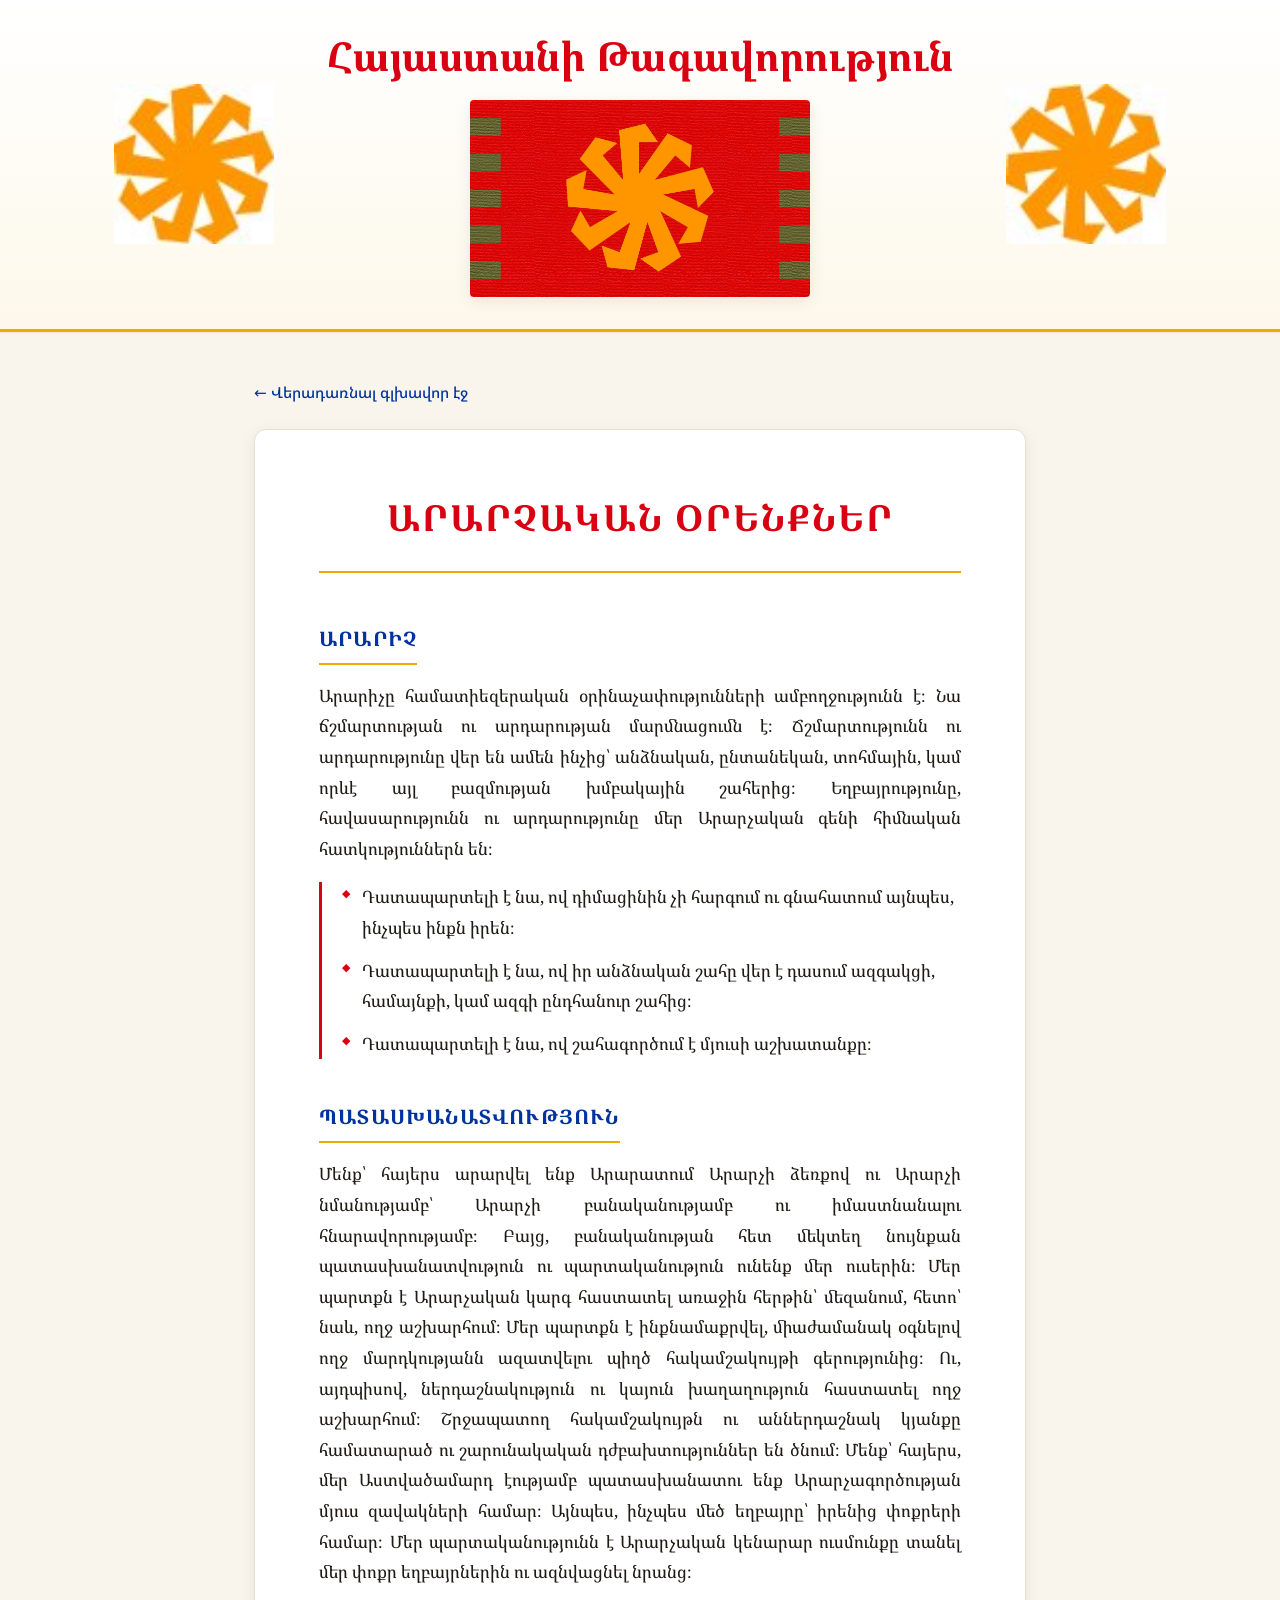
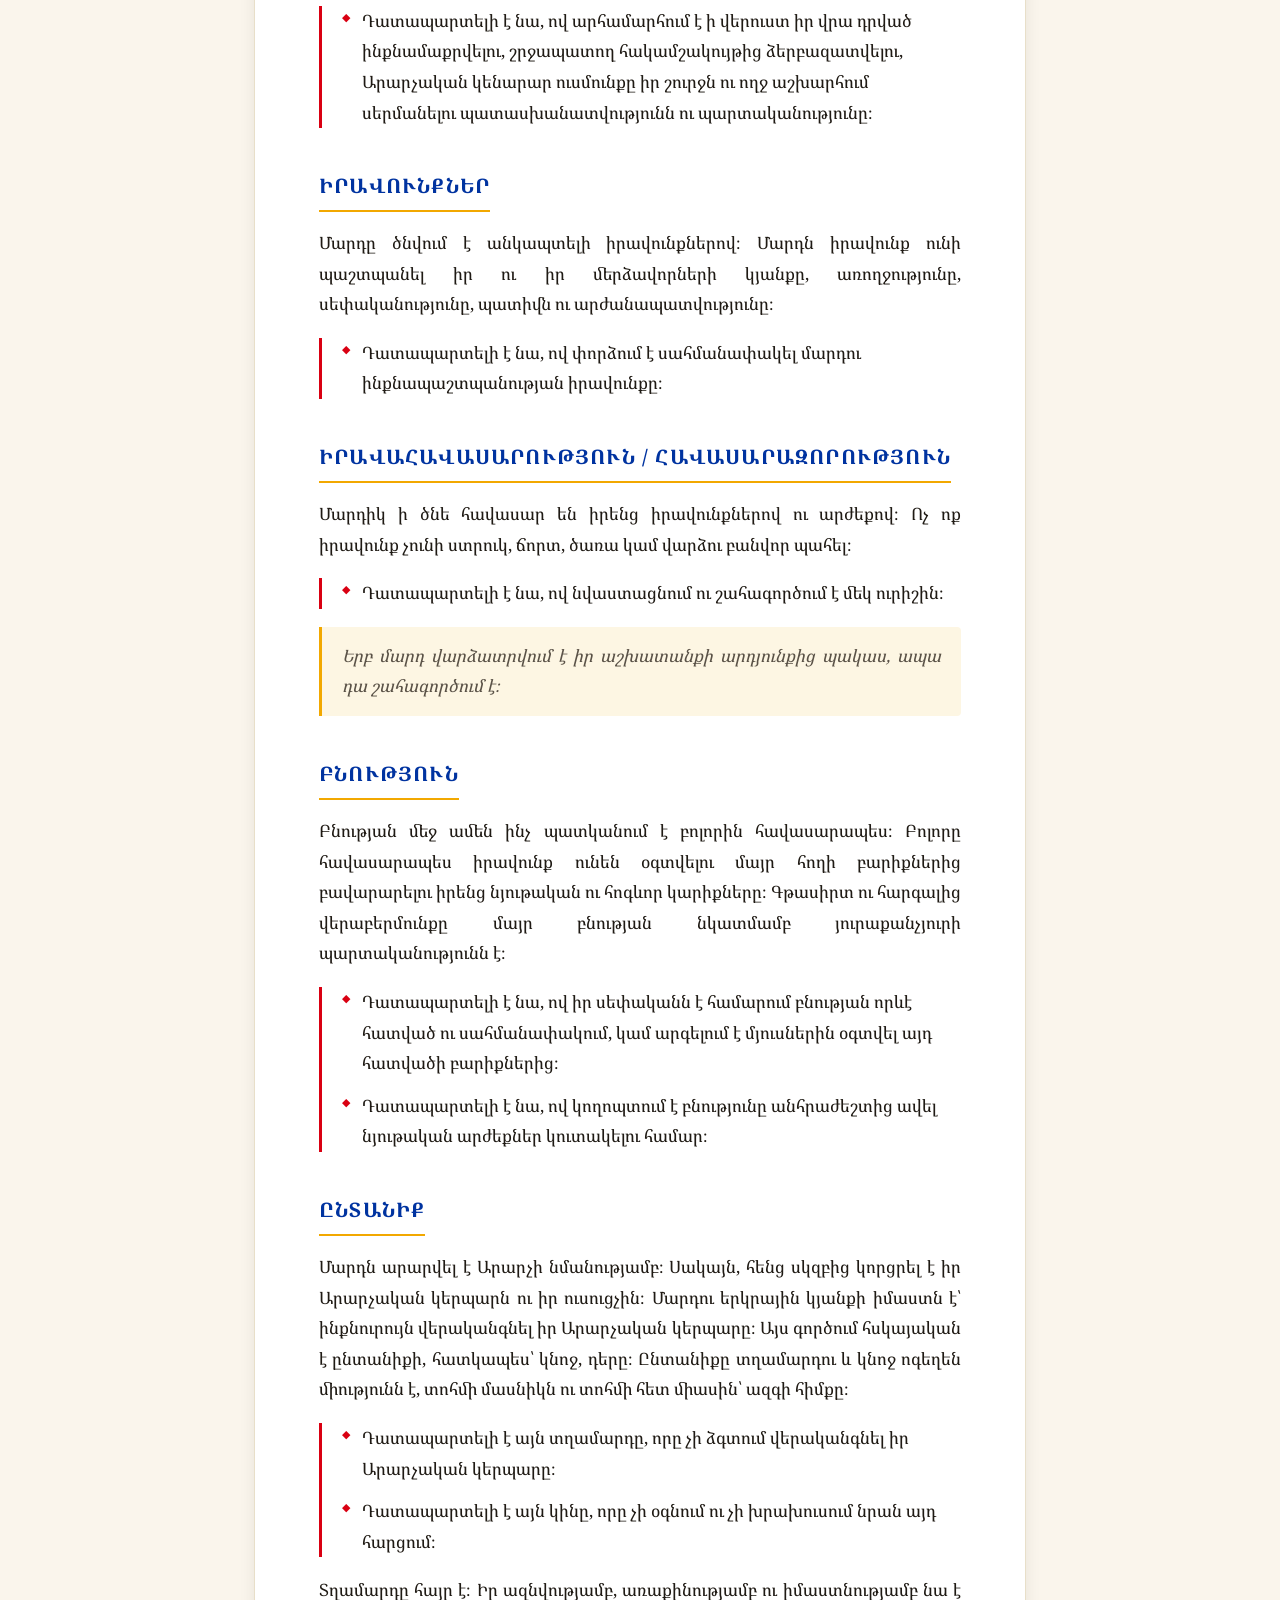
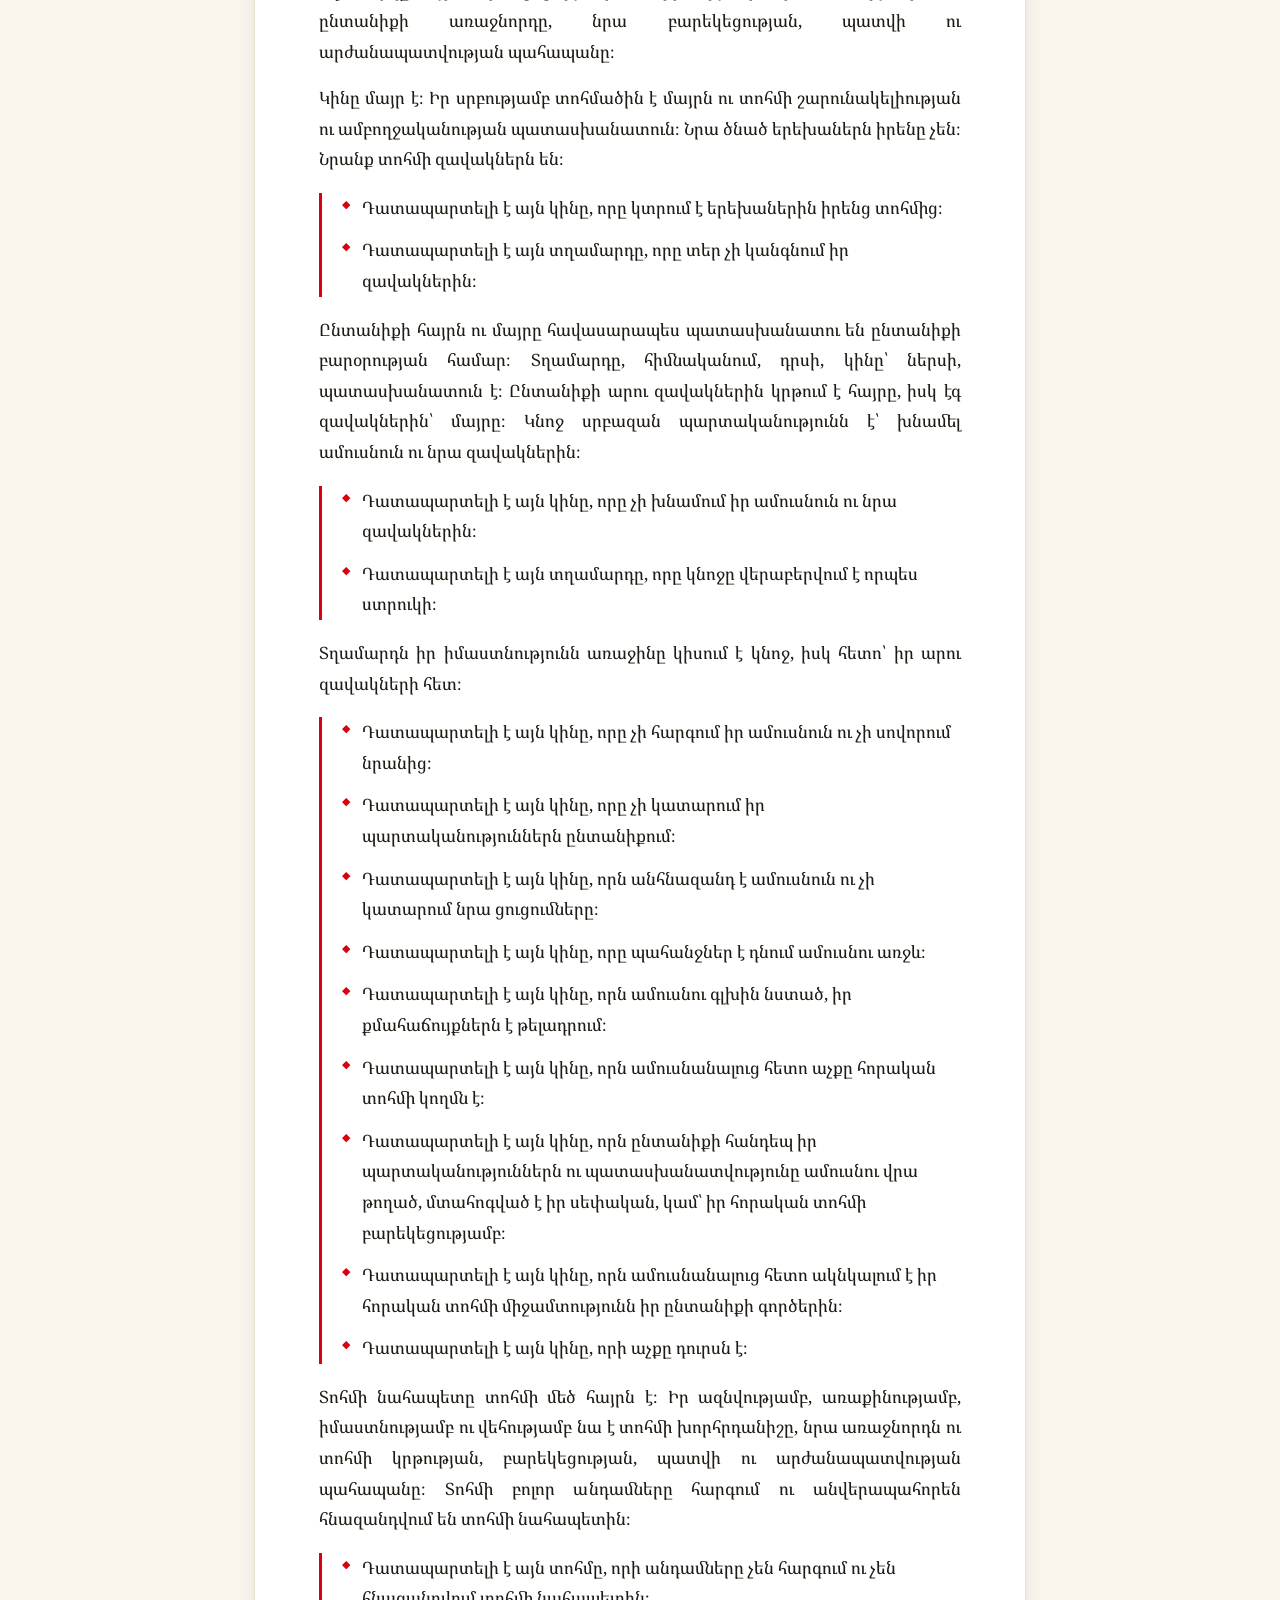
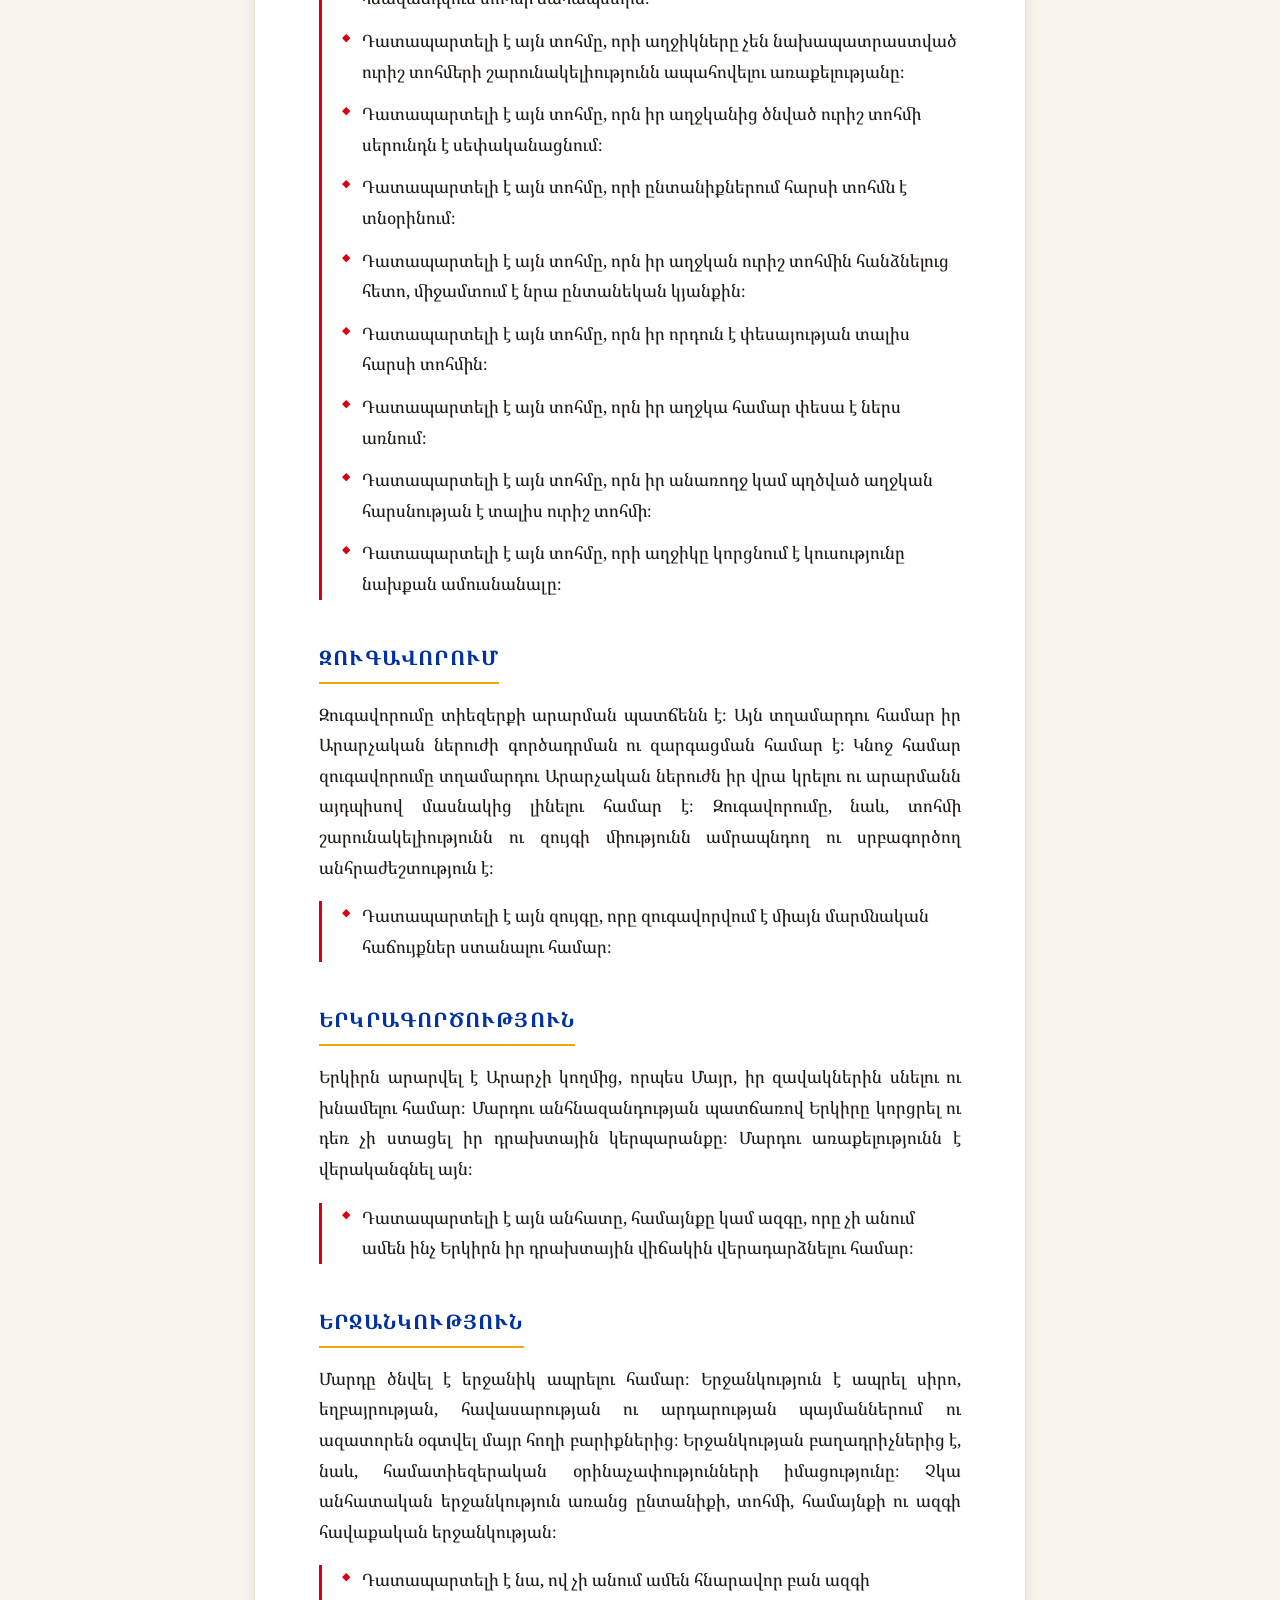
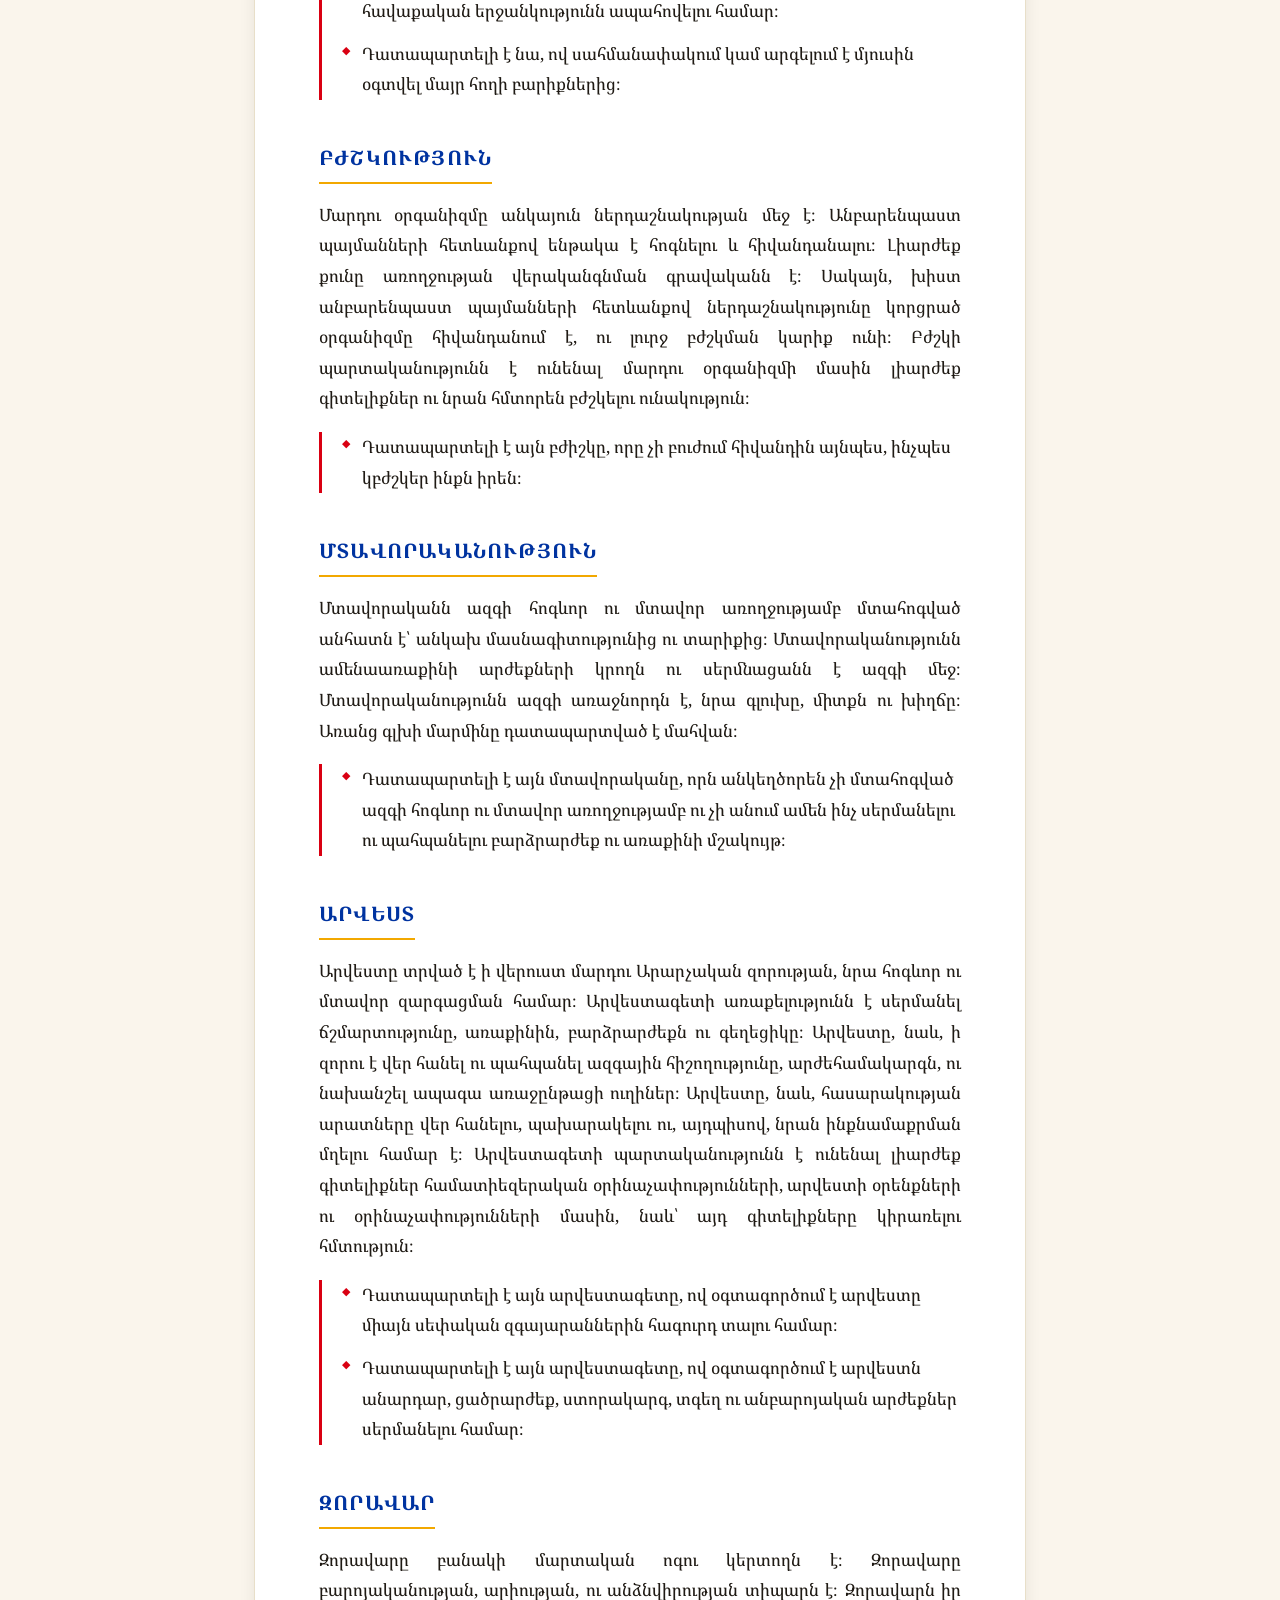
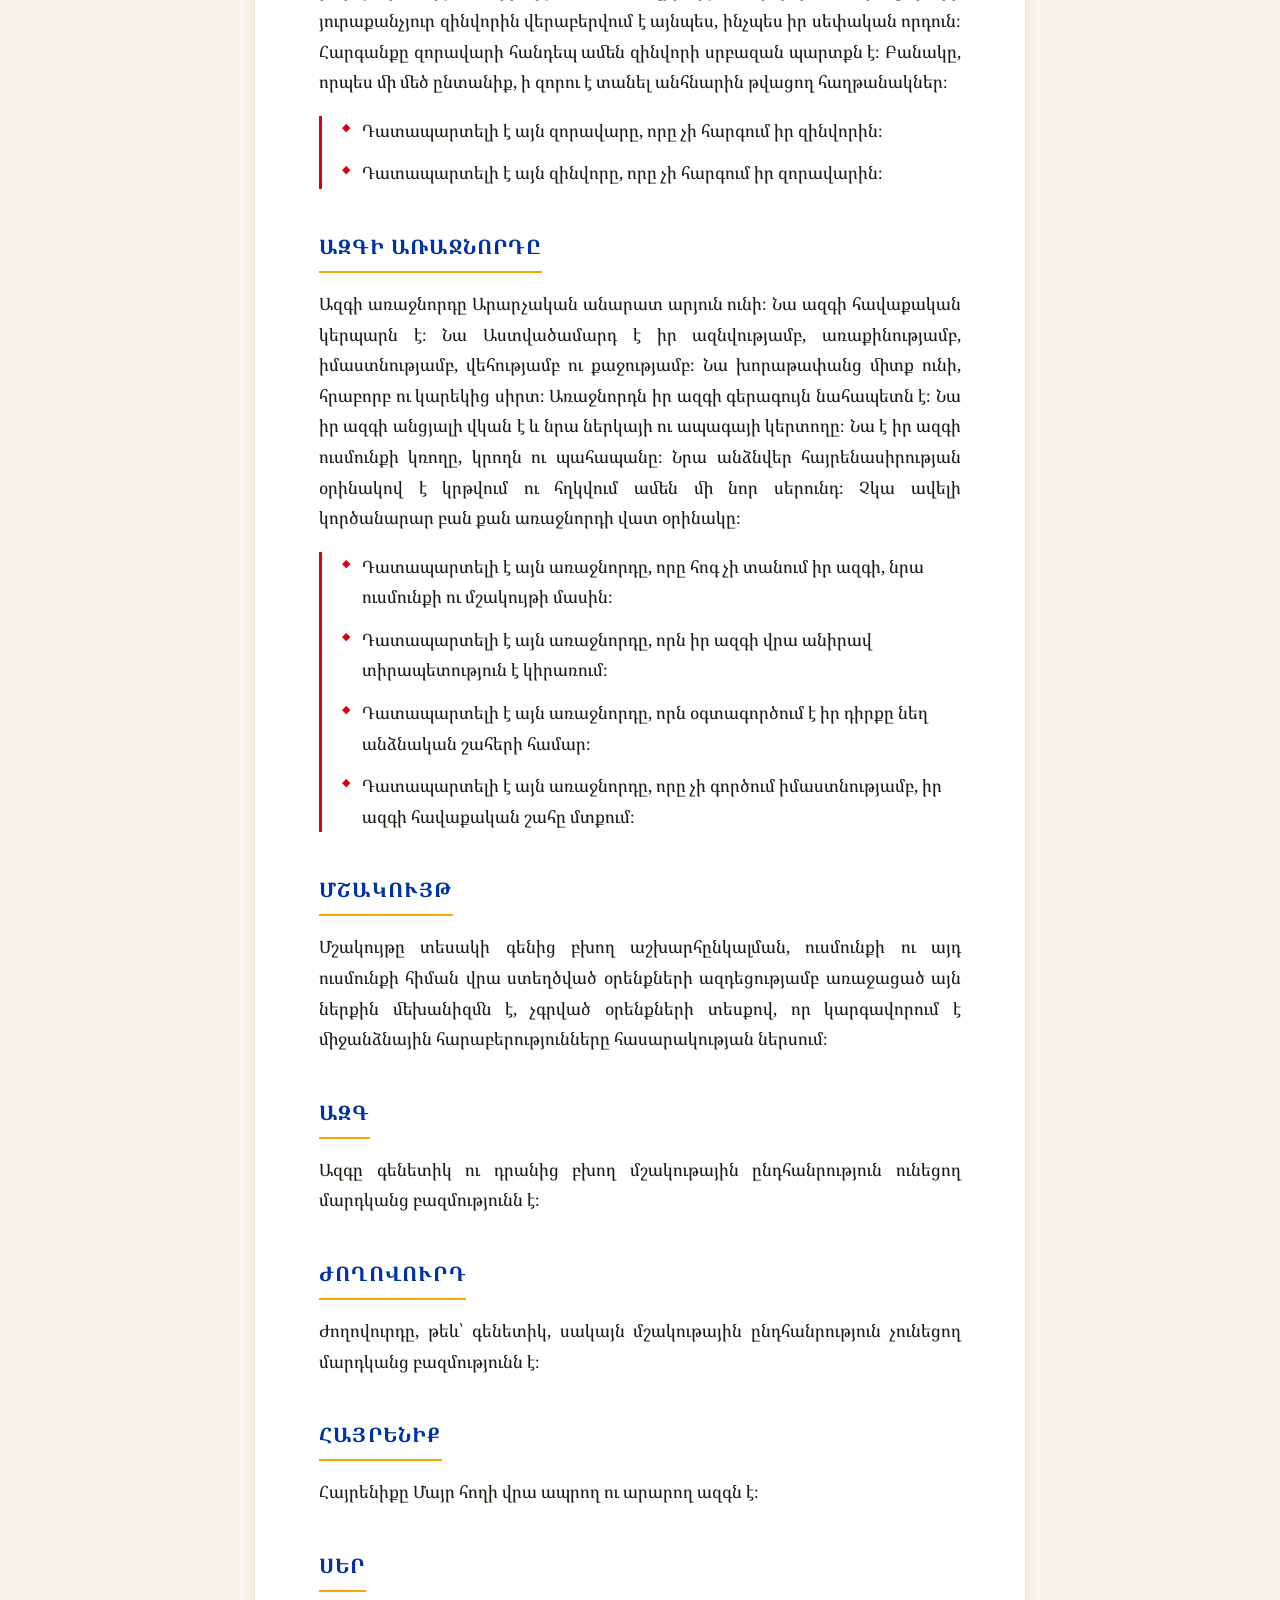
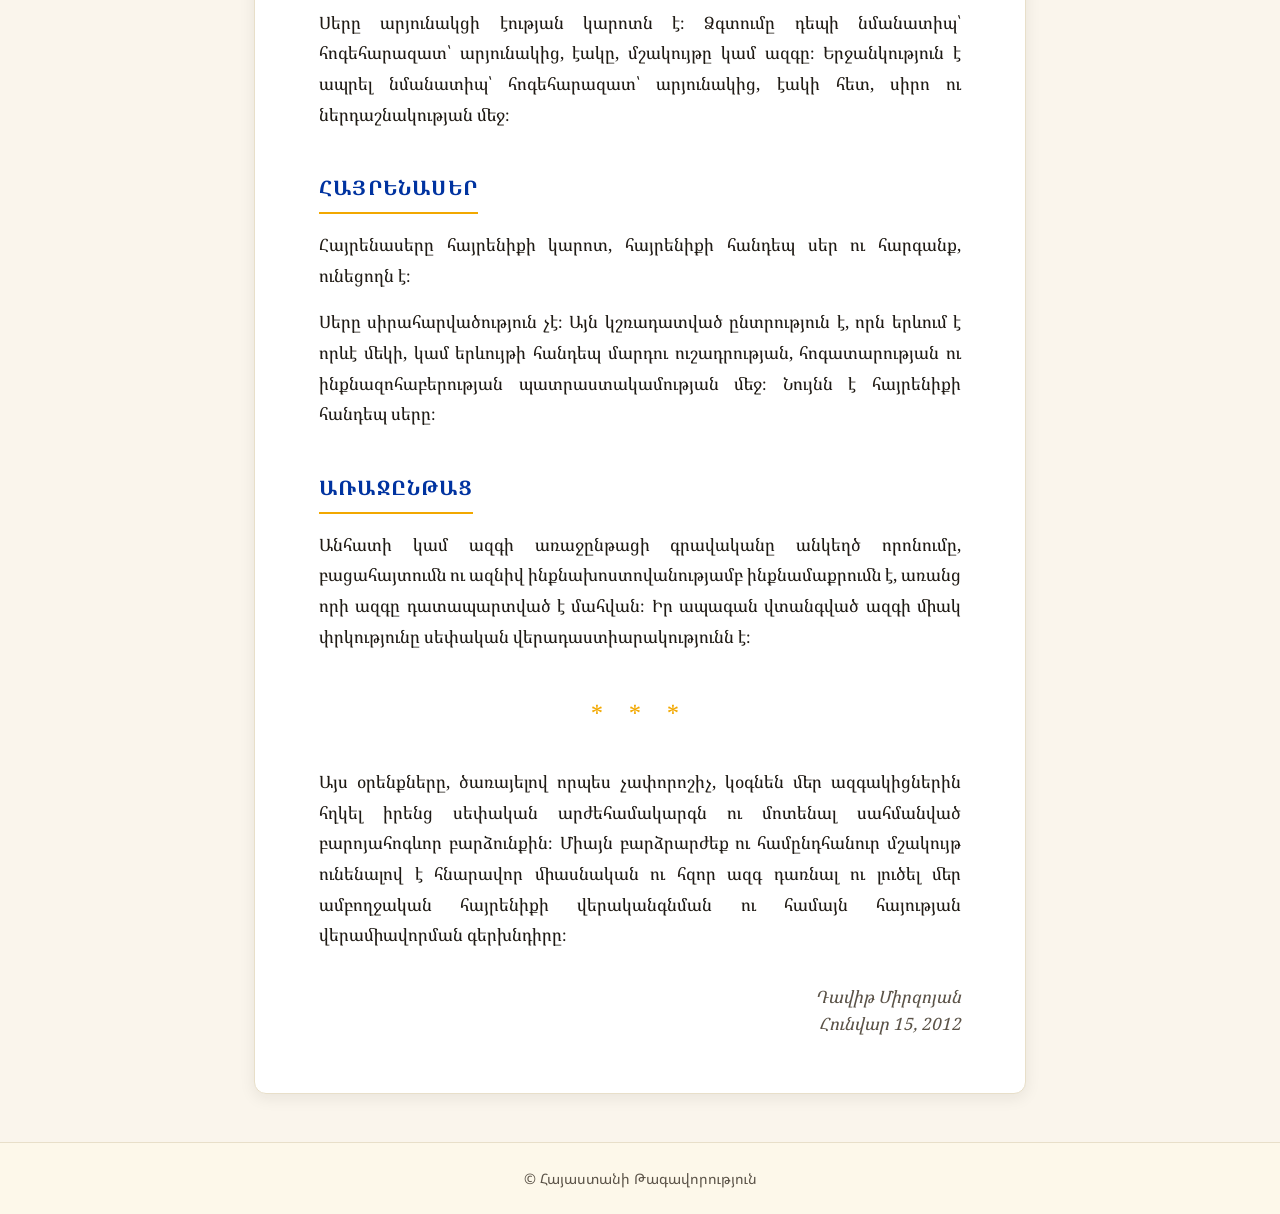
<file: resources/important/rules.html>
<!DOCTYPE html>
<html lang="hy">
<head>
    <meta charset="UTF-8">
    <meta name="viewport" content="width=device-width, initial-scale=1.0">
    <link rel="preconnect" href="https://fonts.googleapis.com">
    <link rel="preconnect" href="https://fonts.gstatic.com" crossorigin>
    <link href="https://fonts.googleapis.com/css2?family=Noto+Serif+Armenian:wght@400;500;700&family=Noto+Sans+Armenian:wght@400;500;600&display=swap" rel="stylesheet">
    <link rel="stylesheet" href="../../styles.css">
    <link rel="icon" type="image/png" href="../images/gerb1.ico">
    <title>Արարչական Օրենքներ — Հայաստանի Թագավորություն</title>
</head>
<body>
<header class="hero">
    <div class="hero-inner">
        <img class="gerb" src="../images/gerb1.jpg" alt="Զինանշան">
        <div class="hero-center">
            <a href="../../index.html" class="hero-title-link">
                <h1 class="hero-title">Հայաստանի Թագավորություն</h1>
            </a>
            <img class="flag" src="../images/flag_original.jpg" alt="Հայաստանի դրոշ">
        </div>
        <img class="gerb" src="../images/gerb2.jpg" alt="Զինանշան">
    </div>
</header>

<main class="container container-narrow">
    <nav class="breadcrumb">
        <a href="../../index.html">← Վերադառնալ գլխավոր էջ</a>
    </nav>

    <article class="document">
        <h1 class="document-title">Արարչական Օրենքներ</h1>

        <section class="rule-section">
            <h2>Արարիչ</h2>
            <p>Արարիչը համատիեզերական օրինաչափությունների ամբողջությունն է։ Նա ճշմարտության ու արդարության մարմնացումն է։ Ճշմարտությունն ու արդարությունը վեր են ամեն ինչից՝ անձնական, ընտանեկան, տոհմային, կամ որևէ այլ բազմության խմբակային շահերից։ Եղբայրությունը, հավասարությունն ու արդարությունը մեր Արարչական գենի հիմնական հատկություններն են։</p>
            <ul class="condemn-list">
                <li>Դատապարտելի է նա, ով դիմացինին չի հարգում ու գնահատում այնպես, ինչպես ինքն իրեն։</li>
                <li>Դատապարտելի է նա, ով իր անձնական շահը վեր է դասում ազգակցի, համայնքի, կամ ազգի ընդհանուր շահից։</li>
                <li>Դատապարտելի է նա, ով շահագործում է մյուսի աշխատանքը։</li>
            </ul>
        </section>

        <section class="rule-section">
            <h2>Պատասխանատվություն</h2>
            <p>Մենք՝ հայերս արարվել ենք Արարատում Արարչի ձեռքով ու Արարչի նմանությամբ՝ Արարչի բանականությամբ ու իմաստնանալու հնարավորությամբ։ Բայց, բանականության հետ մեկտեղ նույնքան պատասխանատվություն ու պարտականություն ունենք մեր ուսերին։ Մեր պարտքն է Արարչական կարգ հաստատել առաջին հերթին՝ մեզանում, հետո՝ նաև, ողջ աշխարհում։ Մեր պարտքն է ինքնամաքրվել, միաժամանակ օգնելով ողջ մարդկությանն ազատվելու պիղծ հակամշակույթի գերությունից։ Ու, այդպիսով, ներդաշնակություն ու կայուն խաղաղություն հաստատել ողջ աշխարհում։ Շրջապատող հակամշակույթն ու աններդաշնակ կյանքը համատարած ու շարունակական դժբախտություններ են ծնում։ Մենք՝ հայերս, մեր Աստվածամարդ էությամբ պատասխանատու ենք Արարչագործության մյուս զավակների համար։ Այնպես, ինչպես մեծ եղբայրը՝ իրենից փոքրերի համար։ Մեր պարտականությունն է Արարչական կենարար ուսմունքը տանել մեր փոքր եղբայրներին ու ազնվացնել նրանց։</p>
            <ul class="condemn-list">
                <li>Դատապարտելի է նա, ով արհամարհում է ի վերուստ իր վրա դրված ինքնամաքրվելու, շրջապատող հակամշակույթից ձերբազատվելու, Արարչական կենարար ուսմունքը իր շուրջն ու ողջ աշխարհում սերմանելու պատասխանատվությունն ու պարտականությունը։</li>
            </ul>
        </section>

        <section class="rule-section">
            <h2>Իրավունքներ</h2>
            <p>Մարդը ծնվում է անկապտելի իրավունքներով։ Մարդն իրավունք ունի պաշտպանել իր ու իր մերձավորների կյանքը, առողջությունը, սեփականությունը, պատիվն ու արժանապատվությունը։</p>
            <ul class="condemn-list">
                <li>Դատապարտելի է նա, ով փորձում է սահմանափակել մարդու ինքնապաշտպանության իրավունքը։</li>
            </ul>
        </section>

        <section class="rule-section">
            <h2>Իրավահավասարություն / Հավասարազորություն</h2>
            <p>Մարդիկ ի ծնե հավասար են իրենց իրավունքներով ու արժեքով։ Ոչ ոք իրավունք չունի ստրուկ, ճորտ, ծառա կամ վարձու բանվոր պահել։</p>
            <ul class="condemn-list">
                <li>Դատապարտելի է նա, ով նվաստացնում ու շահագործում է մեկ ուրիշին։</li>
            </ul>
            <p class="note">Երբ մարդ վարձատրվում է իր աշխատանքի արդյունքից պակաս, ապա դա շահագործում է։</p>
        </section>

        <section class="rule-section">
            <h2>Բնություն</h2>
            <p>Բնության մեջ ամեն ինչ պատկանում է բոլորին հավասարապես։ Բոլորը հավասարապես իրավունք ունեն օգտվելու մայր հողի բարիքներից բավարարելու իրենց նյութական ու հոգևոր կարիքները։ Գթասիրտ ու հարգալից վերաբերմունքը մայր բնության նկատմամբ յուրաքանչյուրի պարտականությունն է։</p>
            <ul class="condemn-list">
                <li>Դատապարտելի է նա, ով իր սեփականն է համարում բնության որևէ հատված ու սահմանափակում, կամ արգելում է մյուսներին օգտվել այդ հատվածի բարիքներից։</li>
                <li>Դատապարտելի է նա, ով կողոպտում է բնությունը անհրաժեշտից ավել նյութական արժեքներ կուտակելու համար։</li>
            </ul>
        </section>

        <section class="rule-section">
            <h2>Ընտանիք</h2>
            <p>Մարդն արարվել է Արարչի նմանությամբ։ Սակայն, հենց սկզբից կորցրել է իր Արարչական կերպարն ու իր ուսուցչին։ Մարդու երկրային կյանքի իմաստն է՝ ինքնուրույն վերականգնել իր Արարչական կերպարը։ Այս գործում հսկայական է ընտանիքի, հատկապես՝ կնոջ, դերը։ Ընտանիքը տղամարդու և կնոջ ոգեղեն միությունն է, տոհմի մասնիկն ու տոհմի հետ միասին՝ ազգի հիմքը։</p>
            <ul class="condemn-list">
                <li>Դատապարտելի է այն տղամարդը, որը չի ձգտում վերականգնել իր Արարչական կերպարը։</li>
                <li>Դատապարտելի է այն կինը, որը չի օգնում ու չի խրախուսում նրան այդ հարցում։</li>
            </ul>

            <p>Տղամարդը հայր է։ Իր ազնվությամբ, առաքինությամբ ու իմաստնությամբ նա է ընտանիքի առաջնորդը, նրա բարեկեցության, պատվի ու արժանապատվության պահապանը։</p>
            <p>Կինը մայր է։ Իր սրբությամբ տոհմածին է մայրն ու տոհմի շարունակելիության ու ամբողջականության պատասխանատուն։ Նրա ծնած երեխաներն իրենը չեն։ Նրանք տոհմի զավակներն են։</p>
            <ul class="condemn-list">
                <li>Դատապարտելի է այն կինը, որը կտրում է երեխաներին իրենց տոհմից։</li>
                <li>Դատապարտելի է այն տղամարդը, որը տեր չի կանգնում իր զավակներին։</li>
            </ul>

            <p>Ընտանիքի հայրն ու մայրը հավասարապես պատասխանատու են ընտանիքի բարօրության համար։ Տղամարդը, հիմնականում, դրսի, կինը՝ ներսի, պատասխանատուն է։ Ընտանիքի արու զավակներին կրթում է հայրը, իսկ էգ զավակներին՝ մայրը։ Կնոջ սրբազան պարտականությունն է՝ խնամել ամուսնուն ու նրա զավակներին։</p>
            <ul class="condemn-list">
                <li>Դատապարտելի է այն կինը, որը չի խնամում իր ամուսնուն ու նրա զավակներին։</li>
                <li>Դատապարտելի է այն տղամարդը, որը կնոջը վերաբերվում է որպես ստրուկի։</li>
            </ul>

            <p>Տղամարդն իր իմաստնությունն առաջինը կիսում է կնոջ, իսկ հետո՝ իր արու զավակների հետ։</p>
            <ul class="condemn-list">
                <li>Դատապարտելի է այն կինը, որը չի հարգում իր ամուսնուն ու չի սովորում նրանից։</li>
                <li>Դատապարտելի է այն կինը, որը չի կատարում իր պարտականություններն ընտանիքում։</li>
                <li>Դատապարտելի է այն կինը, որն անհնազանդ է ամուսնուն ու չի կատարում նրա ցուցումները։</li>
                <li>Դատապարտելի է այն կինը, որը պահանջներ է դնում ամուսնու առջև։</li>
                <li>Դատապարտելի է այն կինը, որն ամուսնու գլխին նստած, իր քմահաճույքներն է թելադրում։</li>
                <li>Դատապարտելի է այն կինը, որն ամուսնանալուց հետո աչքը հորական տոհմի կողմն է։</li>
                <li>Դատապարտելի է այն կինը, որն ընտանիքի հանդեպ իր պարտականություններն ու պատասխանատվությունը ամուսնու վրա թողած, մտահոգված է իր սեփական, կամ՝ իր հորական տոհմի բարեկեցությամբ։</li>
                <li>Դատապարտելի է այն կինը, որն ամուսնանալուց հետո ակնկալում է իր հորական տոհմի միջամտությունն իր ընտանիքի գործերին։</li>
                <li>Դատապարտելի է այն կինը, որի աչքը դուրսն է։</li>
            </ul>

            <p>Տոհմի նահապետը տոհմի մեծ հայրն է։ Իր ազնվությամբ, առաքինությամբ, իմաստնությամբ ու վեհությամբ նա է տոհմի խորհրդանիշը, նրա առաջնորդն ու տոհմի կրթության, բարեկեցության, պատվի ու արժանապատվության պահապանը։ Տոհմի բոլոր անդամները հարգում ու անվերապահորեն հնազանդվում են տոհմի նահապետին։</p>
            <ul class="condemn-list">
                <li>Դատապարտելի է այն տոհմը, որի անդամները չեն հարգում ու չեն հնազանդվում տոհմի նահապետին։</li>
                <li>Դատապարտելի է այն տոհմը, որի աղջիկները չեն նախապատրաստված ուրիշ տոհմերի շարունակելիությունն ապահովելու առաքելությանը։</li>
                <li>Դատապարտելի է այն տոհմը, որն իր աղջկանից ծնված ուրիշ տոհմի սերունդն է սեփականացնում։</li>
                <li>Դատապարտելի է այն տոհմը, որի ընտանիքներում հարսի տոհմն է տնօրինում։</li>
                <li>Դատապարտելի է այն տոհմը, որն իր աղջկան ուրիշ տոհմին հանձնելուց հետո, միջամտում է նրա ընտանեկան կյանքին։</li>
                <li>Դատապարտելի է այն տոհմը, որն իր որդուն է փեսայության տալիս հարսի տոհմին։</li>
                <li>Դատապարտելի է այն տոհմը, որն իր աղջկա համար փեսա է ներս առնում։</li>
                <li>Դատապարտելի է այն տոհմը, որն իր անառողջ կամ պղծված աղջկան հարսնության է տալիս ուրիշ տոհմի։</li>
                <li>Դատապարտելի է այն տոհմը, որի աղջիկը կորցնում է կուսությունը նախքան ամուսնանալը։</li>
            </ul>
        </section>

        <section class="rule-section">
            <h2>Զուգավորում</h2>
            <p>Զուգավորումը տիեզերքի արարման պատճենն է։ Այն տղամարդու համար իր Արարչական ներուժի գործադրման ու զարգացման համար է։ Կնոջ համար զուգավորումը տղամարդու Արարչական ներուժն իր վրա կրելու ու արարմանն այդպիսով մասնակից լինելու համար է։ Զուգավորումը, նաև, տոհմի շարունակելիությունն ու զույգի միությունն ամրապնդող ու սրբագործող անհրաժեշտություն է։</p>
            <ul class="condemn-list">
                <li>Դատապարտելի է այն զույգը, որը զուգավորվում է միայն մարմնական հաճույքներ ստանալու համար։</li>
            </ul>
        </section>

        <section class="rule-section">
            <h2>Երկրագործություն</h2>
            <p>Երկիրն արարվել է Արարչի կողմից, որպես Մայր, իր զավակներին սնելու ու խնամելու համար։ Մարդու անհնազանդության պատճառով Երկիրը կորցրել ու դեռ չի ստացել իր դրախտային կերպարանքը։ Մարդու առաքելությունն է վերականգնել այն։</p>
            <ul class="condemn-list">
                <li>Դատապարտելի է այն անհատը, համայնքը կամ ազգը, որը չի անում ամեն ինչ Երկիրն իր դրախտային վիճակին վերադարձնելու համար։</li>
            </ul>
        </section>

        <section class="rule-section">
            <h2>Երջանկություն</h2>
            <p>Մարդը ծնվել է երջանիկ ապրելու համար։ Երջանկություն է ապրել սիրո, եղբայրության, հավասարության ու արդարության պայմաններում ու ազատորեն օգտվել մայր հողի բարիքներից։ Երջանկության բաղադրիչներից է, նաև, համատիեզերական օրինաչափությունների իմացությունը։ Չկա անհատական երջանկություն առանց ընտանիքի, տոհմի, համայնքի ու ազգի հավաքական երջանկության։</p>
            <ul class="condemn-list">
                <li>Դատապարտելի է նա, ով չի անում ամեն հնարավոր բան ազգի հավաքական երջանկությունն ապահովելու համար։</li>
                <li>Դատապարտելի է նա, ով սահմանափակում կամ արգելում է մյուսին օգտվել մայր հողի բարիքներից։</li>
            </ul>
        </section>

        <section class="rule-section">
            <h2>Բժշկություն</h2>
            <p>Մարդու օրգանիզմը անկայուն ներդաշնակության մեջ է։ Անբարենպաստ պայմանների հետևանքով ենթակա է հոգնելու և հիվանդանալու։ Լիարժեք քունը առողջության վերականգնման գրավականն է։ Սակայն, խիստ անբարենպաստ պայմանների հետևանքով ներդաշնակությունը կորցրած օրգանիզմը հիվանդանում է, ու լուրջ բժշկման կարիք ունի։ Բժշկի պարտականությունն է ունենալ մարդու օրգանիզմի մասին լիարժեք գիտելիքներ ու նրան հմտորեն բժշկելու ունակություն։</p>
            <ul class="condemn-list">
                <li>Դատապարտելի է այն բժիշկը, որը չի բուժում հիվանդին այնպես, ինչպես կբժշկեր ինքն իրեն։</li>
            </ul>
        </section>

        <section class="rule-section">
            <h2>Մտավորականություն</h2>
            <p>Մտավորականն ազգի հոգևոր ու մտավոր առողջությամբ մտահոգված անհատն է՝ անկախ մասնագիտությունից ու տարիքից։ Մտավորականությունն ամենաառաքինի արժեքների կրողն ու սերմնացանն է ազգի մեջ։ Մտավորականությունն ազգի առաջնորդն է, նրա գլուխը, միտքն ու խիղճը։ Առանց գլխի մարմինը դատապարտված է մահվան։</p>
            <ul class="condemn-list">
                <li>Դատապարտելի է այն մտավորականը, որն անկեղծորեն չի մտահոգված ազգի հոգևոր ու մտավոր առողջությամբ ու չի անում ամեն ինչ սերմանելու ու պահպանելու բարձրարժեք ու առաքինի մշակույթ։</li>
            </ul>
        </section>

        <section class="rule-section">
            <h2>Արվեստ</h2>
            <p>Արվեստը տրված է ի վերուստ մարդու Արարչական զորության, նրա հոգևոր ու մտավոր զարգացման համար։ Արվեստագետի առաքելությունն է սերմանել ճշմարտությունը, առաքինին, բարձրարժեքն ու գեղեցիկը։ Արվեստը, նաև, ի զորու է վեր հանել ու պահպանել ազգային հիշողությունը, արժեհամակարգն, ու նախանշել ապագա առաջընթացի ուղիներ։ Արվեստը, նաև, հասարակության արատները վեր հանելու, պախարակելու ու, այդպիսով, նրան ինքնամաքրման մղելու համար է։ Արվեստագետի պարտականությունն է ունենալ լիարժեք գիտելիքներ համատիեզերական օրինաչափությունների, արվեստի օրենքների ու օրինաչափությունների մասին, նաև՝ այդ գիտելիքները կիրառելու հմտություն։</p>
            <ul class="condemn-list">
                <li>Դատապարտելի է այն արվեստագետը, ով օգտագործում է արվեստը միայն սեփական զգայարաններին հագուրդ տալու համար։</li>
                <li>Դատապարտելի է այն արվեստագետը, ով օգտագործում է արվեստն անարդար, ցածրարժեք, ստորակարգ, տգեղ ու անբարոյական արժեքներ սերմանելու համար։</li>
            </ul>
        </section>

        <section class="rule-section">
            <h2>Զորավար</h2>
            <p>Զորավարը բանակի մարտական ոգու կերտողն է։ Զորավարը բարոյականության, արիության, ու անձնվիրության տիպարն է։ Զորավարն իր յուրաքանչյուր զինվորին վերաբերվում է այնպես, ինչպես իր սեփական որդուն։ Հարգանքը զորավարի հանդեպ ամեն զինվորի սրբազան պարտքն է։ Բանակը, որպես մի մեծ ընտանիք, ի զորու է տանել անհնարին թվացող հաղթանակներ։</p>
            <ul class="condemn-list">
                <li>Դատապարտելի է այն զորավարը, որը չի հարգում իր զինվորին։</li>
                <li>Դատապարտելի է այն զինվորը, որը չի հարգում իր զորավարին։</li>
            </ul>
        </section>

        <section class="rule-section">
            <h2>Ազգի Առաջնորդը</h2>
            <p>Ազգի առաջնորդը Արարչական անարատ արյուն ունի։ Նա ազգի հավաքական կերպարն է։ Նա Աստվածամարդ է իր ազնվությամբ, առաքինությամբ, իմաստնությամբ, վեհությամբ ու քաջությամբ։ Նա խորաթափանց միտք ունի, հրաբորբ ու կարեկից սիրտ։ Առաջնորդն իր ազգի գերագույն նահապետն է։ Նա իր ազգի անցյալի վկան է և նրա ներկայի ու ապագայի կերտողը։ Նա է իր ազգի ուսմունքի կռողը, կրողն ու պահապանը։ Նրա անձնվեր հայրենասիրության օրինակով է կրթվում ու հղկվում ամեն մի նոր սերունդ։ Չկա ավելի կործանարար բան քան առաջնորդի վատ օրինակը։</p>
            <ul class="condemn-list">
                <li>Դատապարտելի է այն առաջնորդը, որը հոգ չի տանում իր ազգի, նրա ուսմունքի ու մշակույթի մասին։</li>
                <li>Դատապարտելի է այն առաջնորդը, որն իր ազգի վրա անիրավ տիրապետություն է կիրառում։</li>
                <li>Դատապարտելի է այն առաջնորդը, որն օգտագործում է իր դիրքը նեղ անձնական շահերի համար։</li>
                <li>Դատապարտելի է այն առաջնորդը, որը չի գործում իմաստնությամբ, իր ազգի հավաքական շահը մտքում։</li>
            </ul>
        </section>

        <section class="rule-section">
            <h2>Մշակույթ</h2>
            <p>Մշակույթը տեսակի գենից բխող աշխարհընկալման, ուսմունքի ու այդ ուսմունքի հիման վրա ստեղծված օրենքների ազդեցությամբ առաջացած այն ներքին մեխանիզմն է, չգրված օրենքների տեսքով, որ կարգավորում է միջանձնային հարաբերությունները հասարակության ներսում։</p>
        </section>

        <section class="rule-section">
            <h2>Ազգ</h2>
            <p>Ազգը գենետիկ ու դրանից բխող մշակութային ընդհանրություն ունեցող մարդկանց բազմությունն է։</p>
        </section>

        <section class="rule-section">
            <h2>Ժողովուրդ</h2>
            <p>Ժողովուրդը, թեև՝ գենետիկ, սակայն մշակութային ընդհանրություն չունեցող մարդկանց բազմությունն է։</p>
        </section>

        <section class="rule-section">
            <h2>Հայրենիք</h2>
            <p>Հայրենիքը Մայր հողի վրա ապրող ու արարող ազգն է։</p>
        </section>

        <section class="rule-section">
            <h2>Սեր</h2>
            <p>Սերը արյունակցի էության կարոտն է։ Ձգտումը դեպի նմանատիպ՝ հոգեհարազատ՝ արյունակից, էակը, մշակույթը կամ ազգը։ Երջանկություն է ապրել նմանատիպ՝ հոգեհարազատ՝ արյունակից, էակի հետ, սիրո ու ներդաշնակության մեջ։</p>
        </section>

        <section class="rule-section">
            <h2>Հայրենասեր</h2>
            <p>Հայրենասերը հայրենիքի կարոտ, հայրենիքի հանդեպ սեր ու հարգանք, ունեցողն է։</p>
            <p>Սերը սիրահարվածություն չէ։ Այն կշռադատված ընտրություն է, որն երևում է որևէ մեկի, կամ երևույթի հանդեպ մարդու ուշադրության, հոգատարության ու ինքնազոհաբերության պատրաստակամության մեջ։ Նույնն է հայրենիքի հանդեպ սերը։</p>
        </section>

        <section class="rule-section">
            <h2>Առաջընթաց</h2>
            <p>Անհատի կամ ազգի առաջընթացի գրավականը անկեղծ որոնումը, բացահայտումն ու ազնիվ ինքնախոստովանությամբ ինքնամաքրումն է, առանց որի ազգը դատապարտված է մահվան։ Իր ապագան վտանգված ազգի միակ փրկությունը սեփական վերադաստիարակությունն է։</p>
        </section>

        <div class="document-divider">* * *</div>

        <p class="document-closing">Այս օրենքները, ծառայելով որպես չափորոշիչ, կօգնեն մեր ազգակիցներին հղկել իրենց սեփական արժեհամակարգն ու մոտենալ սահմանված բարոյահոգևոր բարձունքին։ Միայն բարձրարժեք ու համընդհանուր մշակույթ ունենալով է հնարավոր միասնական ու հզոր ազգ դառնալ ու լուծել մեր ամբողջական հայրենիքի վերականգնման ու համայն հայության վերամիավորման գերխնդիրը։</p>

        <p class="document-signature">Դավիթ Միրզոյան<br>Հունվար 15, 2012</p>
    </article>
</main>

<footer class="site-footer">
    <p>© Հայաստանի Թագավորություն</p>
</footer>
</body>
</html>
</file>
<file: styles.css>
:root {
    --color-bg: #faf5ec;
    --color-surface: #ffffff;
    --color-border: #e8dfc9;
    --color-text: #1f1a14;
    --color-muted: #5a5247;
    --color-primary: #0033a0;
    --color-primary-hover: #002073;
    --color-accent: #d90012;
    --color-apricot: #f2a800;
    --shadow-sm: 0 1px 2px rgba(31, 26, 20, 0.06);
    --shadow-md: 0 4px 16px rgba(31, 26, 20, 0.08);
    --radius: 12px;
}

* {
    box-sizing: border-box;
}

html {
    scroll-behavior: smooth;
}

body {
    margin: 0;
    background-color: var(--color-bg);
    color: var(--color-text);
    font-family: 'Noto Sans Armenian', 'Segoe UI', system-ui, sans-serif;
    font-size: 16px;
    line-height: 1.6;
    -webkit-font-smoothing: antialiased;
    -moz-osx-font-smoothing: grayscale;
}

/* ========== Hero ========== */
.hero {
    background: linear-gradient(180deg, #ffffff 0%, #fdf8ea 100%);
    border-bottom: 3px solid var(--color-apricot);
    box-shadow: var(--shadow-sm);
}

.hero-inner {
    max-width: 1100px;
    margin: 0 auto;
    padding: 32px 24px;
    display: flex;
    align-items: center;
    justify-content: space-between;
    gap: 32px;
}

.hero-center {
    display: flex;
    flex-direction: column;
    align-items: center;
    gap: 20px;
    flex: 1;
    min-width: 0;
}

.hero-title {
    font-family: 'Noto Serif Armenian', 'Georgia', serif;
    font-weight: 700;
    font-size: clamp(1.5rem, 3.2vw, 2.5rem);
    letter-spacing: 0.5px;
    color: var(--color-accent);
    margin: 0;
    text-align: center;
    line-height: 1.2;
}

.hero-title-link {
    text-decoration: none;
    color: inherit;
    display: inline-block;
    transition: opacity 0.2s ease;
}

.hero-title-link:hover .hero-title,
.hero-title-link:focus-visible .hero-title {
    opacity: 0.8;
}

.hero-title-link:focus-visible {
    outline: 2px solid var(--color-apricot);
    outline-offset: 4px;
    border-radius: 4px;
}

.gerb {
    width: 160px;
    height: 160px;
    object-fit: contain;
    flex-shrink: 0;
}

.flag {
    width: 100%;
    max-width: 340px;
    height: auto;
    border-radius: 4px;
    box-shadow: var(--shadow-md);
}

/* ========== Main container ========== */
.container {
    max-width: 1100px;
    margin: 0 auto;
    padding: 48px 24px;
}

.link-section {
    margin-bottom: 56px;
}

.link-section:last-child {
    margin-bottom: 0;
}

.section-title {
    font-family: 'Noto Serif Armenian', 'Georgia', serif;
    font-size: 1.75rem;
    font-weight: 700;
    color: var(--color-text);
    margin: 0 0 24px;
    padding-bottom: 12px;
    position: relative;
}

.section-title::after {
    content: '';
    position: absolute;
    left: 0;
    bottom: 0;
    width: 56px;
    height: 3px;
    background: var(--color-accent);
    border-radius: 2px;
}

/* ========== Link cards ========== */
.link-grid {
    list-style: none;
    padding: 0;
    margin: 0;
    display: grid;
    grid-template-columns: repeat(auto-fill, minmax(300px, 1fr));
    gap: 16px;
}

.link-card {
    background: var(--color-surface);
    border: 1px solid var(--color-border);
    border-radius: var(--radius);
    padding: 20px 22px;
    box-shadow: var(--shadow-sm);
    transition: transform 0.2s ease, box-shadow 0.2s ease, border-color 0.2s ease;
    position: relative;
    overflow: hidden;
}

.link-card::before {
    content: '';
    position: absolute;
    top: 0;
    left: 0;
    width: 4px;
    height: 100%;
    background: var(--color-primary);
    transform: scaleY(0);
    transform-origin: top;
    transition: transform 0.25s ease;
}

.link-card:hover {
    transform: translateY(-2px);
    box-shadow: var(--shadow-md);
    border-color: var(--color-apricot);
}

.link-card:hover::before {
    transform: scaleY(1);
}

.link-card a {
    display: inline-block;
    font-family: 'Noto Serif Armenian', 'Georgia', serif;
    font-size: 1.1rem;
    font-weight: 500;
    color: var(--color-primary);
    text-decoration: none;
    margin-bottom: 6px;
    transition: color 0.2s ease;
}

.link-card a:hover,
.link-card a:focus {
    color: var(--color-primary-hover);
    text-decoration: underline;
    text-decoration-thickness: 2px;
    text-underline-offset: 3px;
}

.link-card a:focus-visible {
    outline: 2px solid var(--color-apricot);
    outline-offset: 3px;
    border-radius: 2px;
}

.link-card p {
    margin: 4px 0 0;
    color: var(--color-muted);
    font-size: 0.95rem;
    line-height: 1.55;
}

.link-card .badge {
    position: absolute;
    top: 14px;
    right: 14px;
    font-family: 'Noto Sans Armenian', system-ui, sans-serif;
    font-size: 0.7rem;
    font-weight: 600;
    letter-spacing: 0.6px;
    background: var(--color-accent);
    color: #fff;
    padding: 3px 10px;
    border-radius: 999px;
}

/* ========== Breadcrumb / back nav ========== */
.breadcrumb {
    margin-bottom: 24px;
}

.breadcrumb a {
    font-size: 0.95rem;
    color: var(--color-primary);
    text-decoration: none;
    font-weight: 500;
    transition: color 0.2s ease;
}

.breadcrumb a:hover,
.breadcrumb a:focus-visible {
    color: var(--color-primary-hover);
    text-decoration: underline;
    text-underline-offset: 3px;
}

/* ========== Document (long-form reading) ========== */
.container-narrow {
    max-width: 820px;
}

.document {
    background: var(--color-surface);
    border: 1px solid var(--color-border);
    border-radius: var(--radius);
    padding: 56px 64px;
    box-shadow: var(--shadow-md);
    font-family: 'Noto Serif Armenian', 'Georgia', serif;
    font-size: 1.0625rem;
    line-height: 1.8;
    color: var(--color-text);
}

.document-title {
    font-family: 'Noto Serif Armenian', 'Georgia', serif;
    text-align: center;
    font-size: clamp(1.6rem, 3vw, 2.25rem);
    font-weight: 700;
    color: var(--color-accent);
    text-transform: uppercase;
    letter-spacing: 2px;
    margin: 0 0 48px;
    padding-bottom: 20px;
    border-bottom: 2px solid var(--color-apricot);
}

.rule-section {
    margin-bottom: 40px;
}

.rule-section:last-of-type {
    margin-bottom: 32px;
}

.rule-section h2 {
    font-family: 'Noto Serif Armenian', 'Georgia', serif;
    font-size: 1.25rem;
    font-weight: 700;
    color: var(--color-primary);
    text-transform: uppercase;
    letter-spacing: 1.2px;
    margin: 0 0 16px;
    padding-bottom: 6px;
    border-bottom: 2px solid var(--color-apricot);
    display: inline-block;
}

.rule-section p {
    margin: 0 0 16px;
    text-align: justify;
    hyphens: auto;
}

.rule-section p:last-child {
    margin-bottom: 0;
}

.condemn-list {
    list-style: none;
    padding: 0 0 0 20px;
    margin: 18px 0;
    border-left: 3px solid var(--color-accent);
}

.condemn-list li {
    position: relative;
    padding-left: 20px;
    margin-bottom: 12px;
    color: var(--color-text);
}

.condemn-list li::before {
    content: '◆';
    position: absolute;
    left: 0;
    top: 0;
    color: var(--color-accent);
    font-size: 0.7rem;
    line-height: 1.9;
}

.condemn-list li:last-child {
    margin-bottom: 0;
}

.rule-section .note {
    background: #fdf6e3;
    border-left: 3px solid var(--color-apricot);
    padding: 14px 20px;
    margin: 18px 0 0;
    font-style: italic;
    color: var(--color-muted);
    border-radius: 0 4px 4px 0;
}

.document-divider {
    text-align: center;
    color: var(--color-apricot);
    font-size: 1.5rem;
    letter-spacing: 10px;
    margin: 40px 0 32px;
    user-select: none;
}

.document-subtitle {
    display: inline-block;
    margin-top: 8px;
    font-size: 0.6em;
    font-weight: 500;
    letter-spacing: 2px;
    color: var(--color-muted);
    text-transform: none;
}

.document-part-title {
    font-family: 'Noto Serif Armenian', 'Georgia', serif;
    font-size: 1.5rem;
    font-weight: 700;
    text-align: center;
    text-transform: uppercase;
    letter-spacing: 3px;
    color: var(--color-accent);
    margin: 48px 0 32px;
    padding: 16px 0;
    border-top: 2px solid var(--color-apricot);
    border-bottom: 2px solid var(--color-apricot);
}

.preamble-intro {
    font-weight: 600;
    font-size: 1.1em;
}

.preamble-list {
    list-style: none;
    padding: 0 0 0 24px;
    margin: 16px 0;
    border-left: 3px solid var(--color-primary);
}

.preamble-list li {
    position: relative;
    padding-left: 22px;
    margin-bottom: 10px;
    line-height: 1.65;
}

.preamble-list li::before {
    content: '★';
    position: absolute;
    left: 0;
    top: 0;
    color: var(--color-primary);
    font-size: 0.85rem;
    line-height: 2.1;
}

.preamble-list li:last-child {
    margin-bottom: 0;
}

.gerbs-pair {
    display: flex;
    justify-content: center;
    align-items: center;
    gap: 32px;
    margin: 20px 0;
    flex-wrap: wrap;
}

.gerbs-pair img {
    width: 180px;
    height: 180px;
    object-fit: contain;
    border: 1px solid var(--color-border);
    border-radius: var(--radius);
    background: #fff;
    padding: 12px;
    box-shadow: var(--shadow-sm);
}

.flags-stack {
    display: flex;
    flex-direction: column;
    align-items: center;
    gap: 20px;
    margin: 20px 0;
}

.flags-stack img {
    width: 100%;
    max-width: 400px;
    height: auto;
    border: 1px solid var(--color-border);
    border-radius: 4px;
    box-shadow: var(--shadow-md);
}

.anthem {
    margin: 20px auto;
    padding: 24px 28px;
    background: #fdf6e3;
    border: 1px solid var(--color-border);
    border-radius: var(--radius);
    text-align: center;
    font-style: italic;
    line-height: 1.9;
    max-width: 560px;
}

.anthem-verse,
.anthem-chorus {
    margin: 16px 0;
}

.anthem-chorus {
    font-weight: 500;
    color: var(--color-primary);
}

.anthem-label {
    font-style: normal;
    font-weight: 600;
    color: var(--color-accent);
    text-transform: uppercase;
    letter-spacing: 1.5px;
    font-size: 0.85em;
    margin: 20px 0 8px;
}

.consequences-list {
    list-style: none;
    padding: 0 0 0 20px;
    margin: 18px 0;
    border-left: 3px solid var(--color-primary);
}

.consequences-list li {
    position: relative;
    padding-left: 22px;
    margin-bottom: 12px;
}

.consequences-list li::before {
    content: '→';
    position: absolute;
    left: 0;
    top: 0;
    color: var(--color-primary);
    font-weight: 700;
    line-height: 1.6;
}

.consequences-list li:last-child {
    margin-bottom: 0;
}

.document-closing {
    text-align: justify;
    hyphens: auto;
    margin: 0 0 32px;
}

.document-signature {
    text-align: right;
    font-style: italic;
    color: var(--color-muted);
    margin: 0;
    line-height: 1.6;
}

@media (max-width: 768px) {
    .document {
        padding: 32px 24px;
        font-size: 1rem;
        line-height: 1.75;
    }

    .document-title {
        letter-spacing: 1px;
        margin-bottom: 32px;
        padding-bottom: 16px;
    }

    .rule-section {
        margin-bottom: 32px;
    }

    .rule-section h2 {
        font-size: 1.05rem;
        letter-spacing: 0.8px;
    }

    .rule-section p,
    .document-closing {
        text-align: left;
    }

    .condemn-list {
        padding-left: 14px;
    }

    .document-divider {
        letter-spacing: 6px;
        margin: 28px 0 24px;
    }

    .document-part-title {
        font-size: 1.1rem;
        letter-spacing: 1.5px;
        margin: 32px 0 24px;
        padding: 12px 0;
    }

    .anthem {
        padding: 18px 16px;
        line-height: 1.75;
    }

    .preamble-list,
    .consequences-list {
        padding-left: 14px;
    }

    .gerbs-pair {
        gap: 16px;
    }

    .gerbs-pair img {
        width: 130px;
        height: 130px;
        padding: 8px;
    }

    .flags-stack {
        gap: 14px;
    }

    .flags-stack img {
        max-width: 280px;
    }
}

/* ========== Footer ========== */
.site-footer {
    border-top: 1px solid var(--color-border);
    padding: 24px;
    text-align: center;
    color: var(--color-muted);
    font-size: 0.9rem;
    background: #fdf8ea;
}

.site-footer p {
    margin: 0;
}

/* ========== Responsive ========== */
@media (max-width: 768px) {
    .hero-inner {
        flex-direction: column;
        gap: 20px;
        padding: 24px 16px;
    }

    .gerb {
        width: 110px;
        height: 110px;
    }

    .container {
        padding: 32px 16px;
    }

    .link-section {
        margin-bottom: 40px;
    }

    .section-title {
        font-size: 1.4rem;
    }

    .link-grid {
        grid-template-columns: 1fr;
    }
}

@media (max-width: 480px) {
    .hero-inner {
        gap: 16px;
    }

    .gerb {
        width: 90px;
        height: 90px;
    }

    .flag {
        max-width: 260px;
    }
}
</file>
